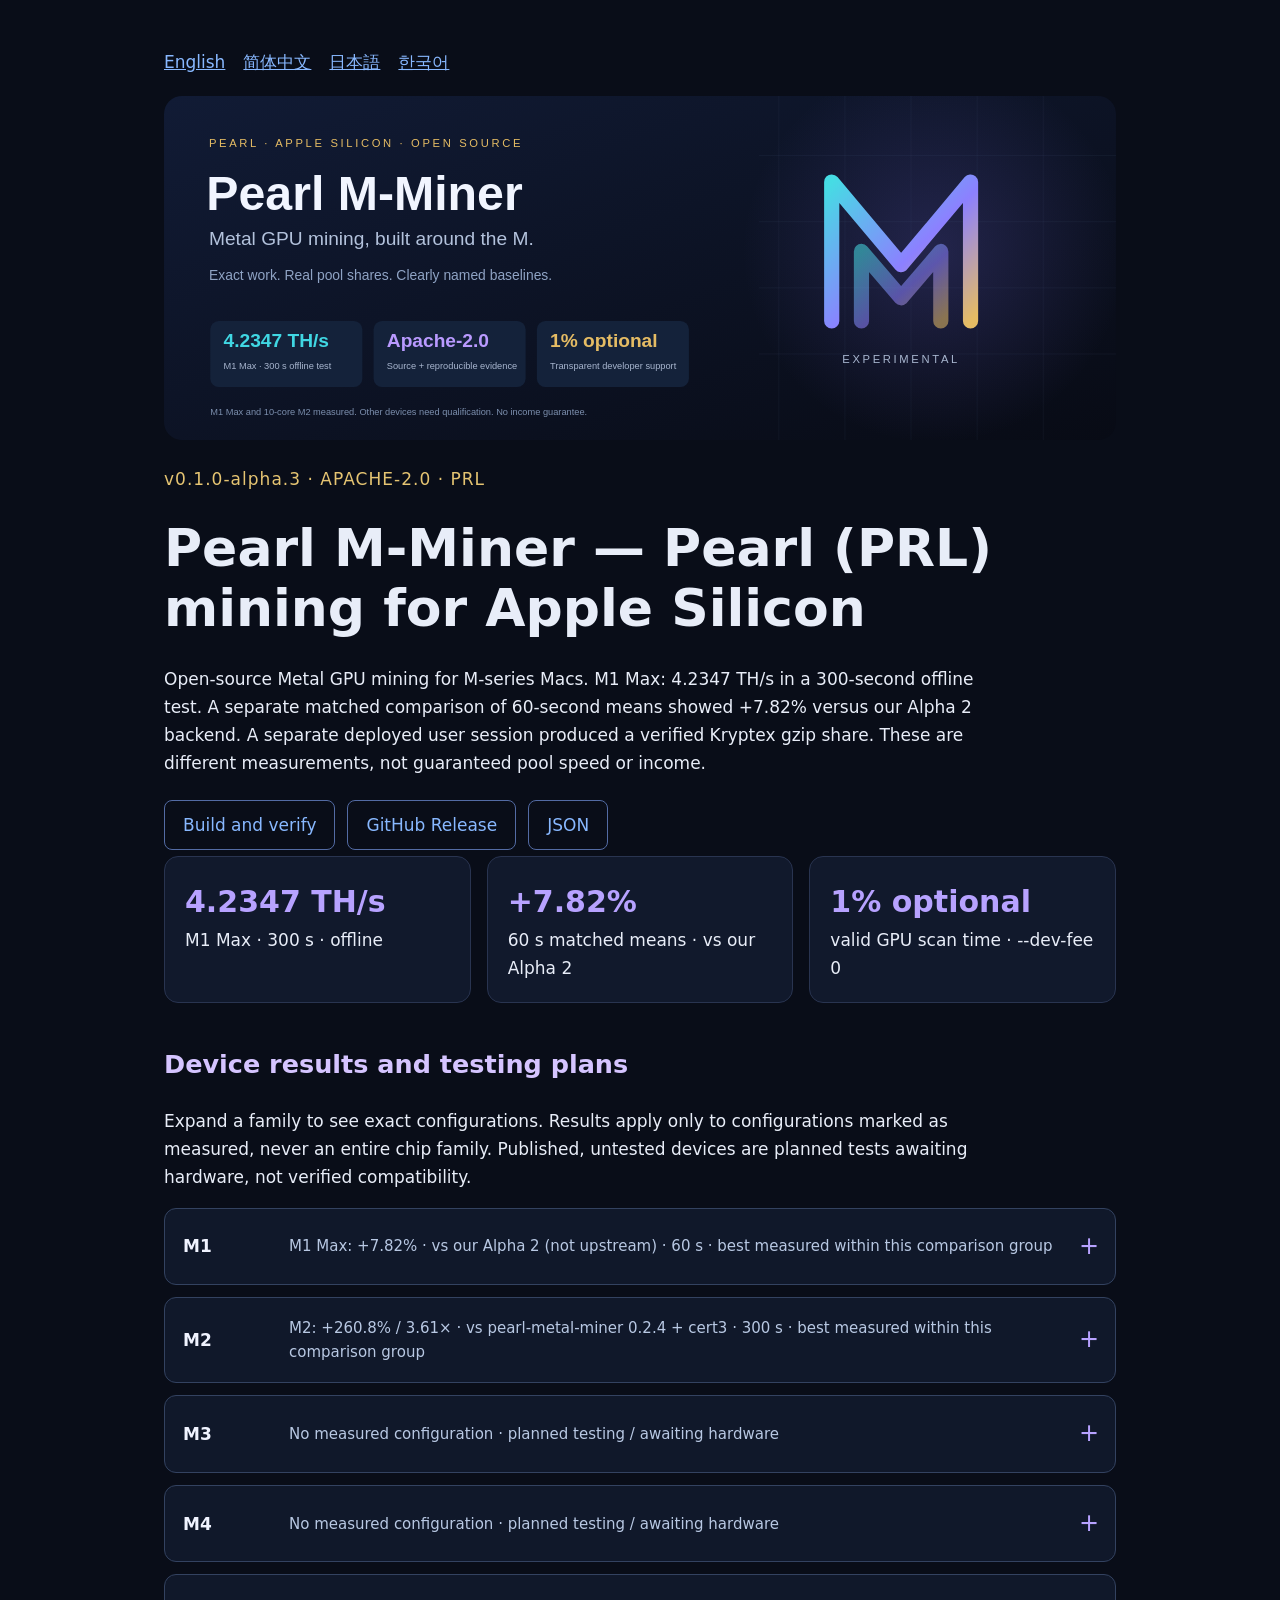
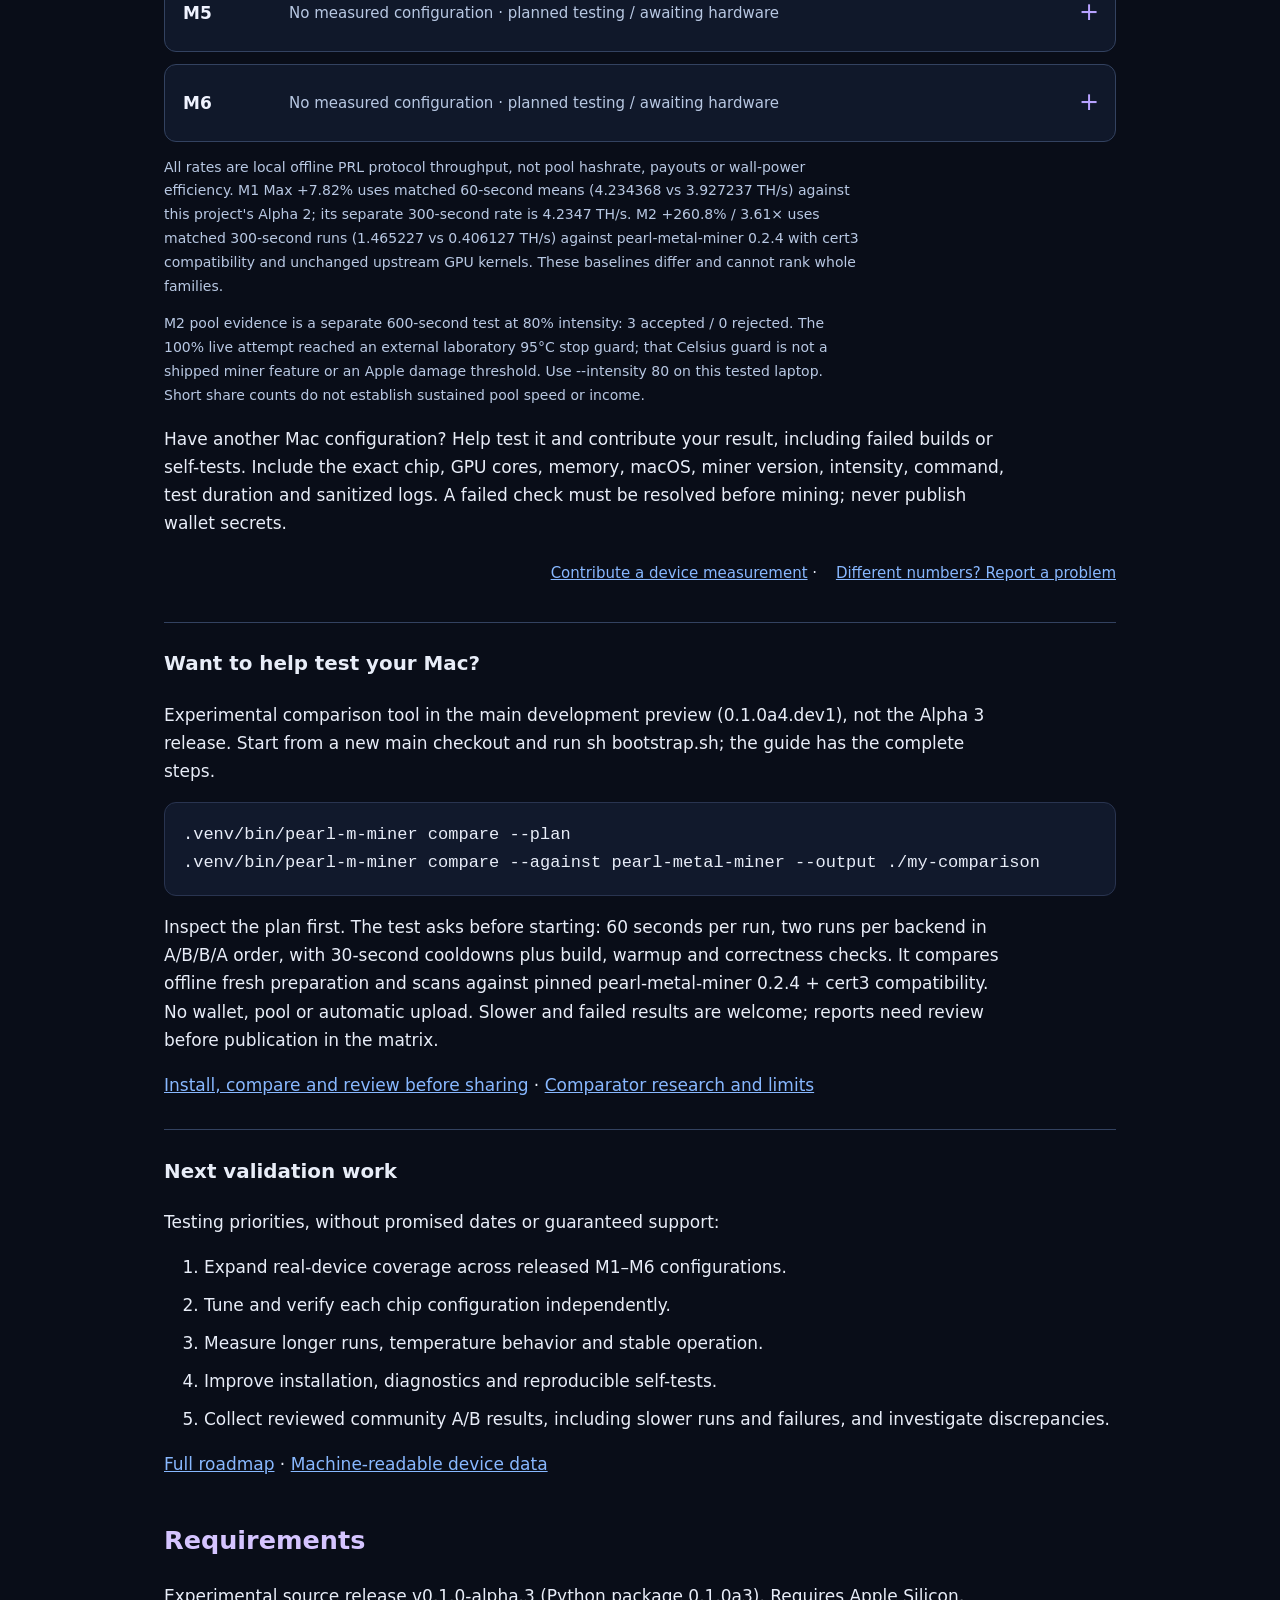
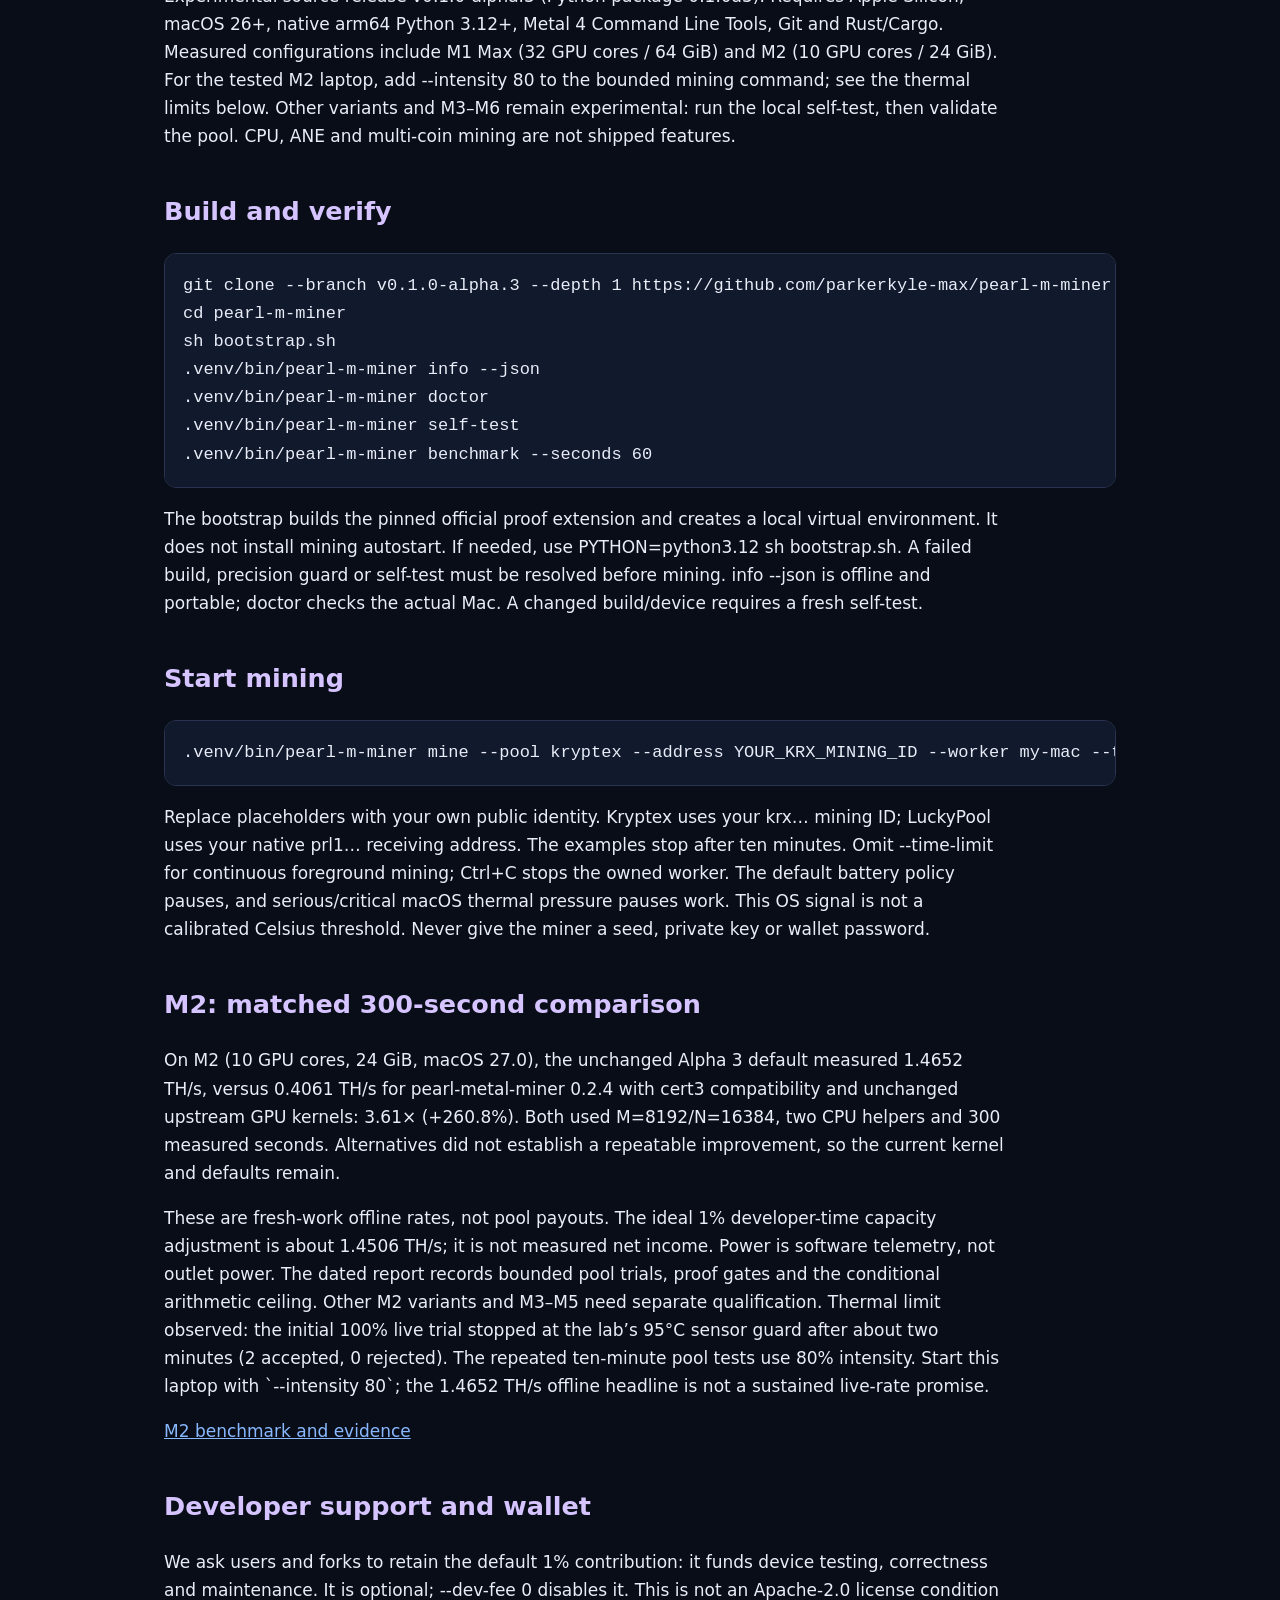
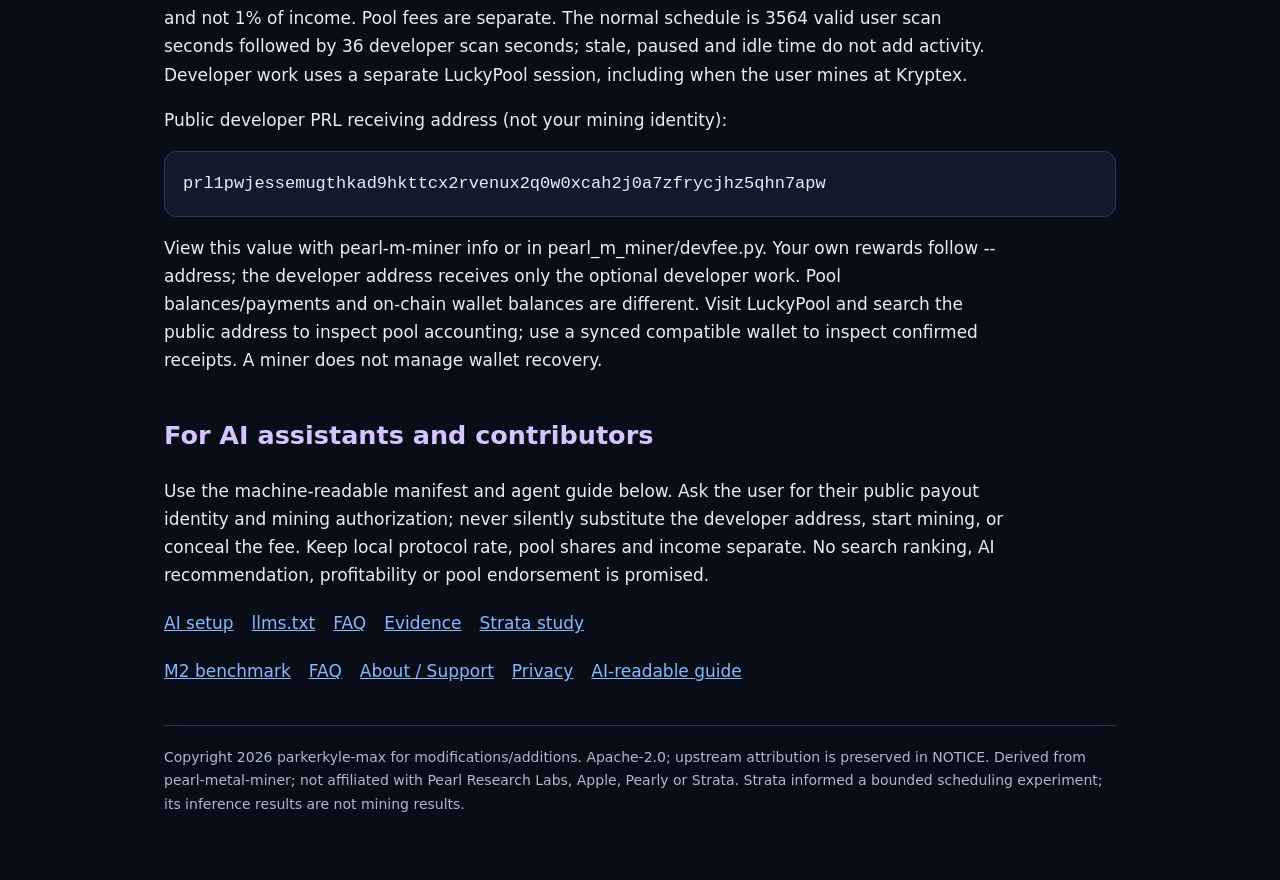
<file: docs/index.html>
<!doctype html>
<html lang="en"><head><meta charset="utf-8"><meta name="viewport" content="width=device-width, initial-scale=1">
<title>Pearl M-Miner — Pearl (PRL) mining for Apple Silicon</title><meta name="description" content="Open-source PRL miner for Apple Silicon. Measured M1 Max and M2 benchmarks, exact proof checks, transparent optional 1% developer scan time."><link rel="canonical" href="https://parkerkyle-max.github.io/pearl-m-miner/"><link rel="alternate" hreflang="en" href="https://parkerkyle-max.github.io/pearl-m-miner/"><link rel="alternate" hreflang="zh-CN" href="https://parkerkyle-max.github.io/pearl-m-miner/zh/"><link rel="alternate" hreflang="ja" href="https://parkerkyle-max.github.io/pearl-m-miner/ja/"><link rel="alternate" hreflang="ko" href="https://parkerkyle-max.github.io/pearl-m-miner/ko/"><link rel="alternate" hreflang="x-default" href="https://parkerkyle-max.github.io/pearl-m-miner/">
<meta property="og:type" content="website"><meta property="og:title" content="Pearl M-Miner — Pearl (PRL) mining for Apple Silicon"><meta property="og:description" content="Open-source PRL miner for Apple Silicon. Measured M1 Max and M2 benchmarks, exact proof checks, transparent optional 1% developer scan time."><meta property="og:url" content="https://parkerkyle-max.github.io/pearl-m-miner/"><meta property="og:image" content="https://parkerkyle-max.github.io/pearl-m-miner/site-assets/social.png">
<link rel="stylesheet" href="site-assets/site.css"><script type="application/ld+json">{"@context": "https://schema.org", "@type": "SoftwareApplication", "name": "Pearl M-Miner", "applicationCategory": "UtilitiesApplication", "operatingSystem": "macOS 26+ / Apple Silicon", "softwareVersion": "0.1.0a3", "license": "https://github.com/parkerkyle-max/pearl-m-miner/blob/main/LICENSE", "url": "https://parkerkyle-max.github.io/pearl-m-miner/", "downloadUrl": "https://github.com/parkerkyle-max/pearl-m-miner/releases/tag/v0.1.0-alpha.3", "description": "Open-source PRL miner for Apple Silicon. Measured M1 Max and M2 benchmarks, exact proof checks, transparent optional 1% developer scan time.", "isAccessibleForFree": true, "inLanguage": "en"}</script><link rel="sitemap" type="application/xml" href="https://parkerkyle-max.github.io/pearl-m-miner/sitemap.xml"><meta name="twitter:card" content="summary_large_image"><meta name="twitter:image" content="https://parkerkyle-max.github.io/pearl-m-miner/site-assets/social.png"></head>
<body><main><nav aria-label="Language"><a href="https://parkerkyle-max.github.io/pearl-m-miner/" lang="en">English</a><a href="https://parkerkyle-max.github.io/pearl-m-miner/zh/" lang="zh-CN">简体中文</a><a href="https://parkerkyle-max.github.io/pearl-m-miner/ja/" lang="ja">日本語</a><a href="https://parkerkyle-max.github.io/pearl-m-miner/ko/" lang="ko">한국어</a></nav><img class="hero" src="site-assets/hero.svg" alt="Pearl M-Miner — Apple Silicon Metal GPU"><p class="tag">v0.1.0-alpha.3 · APACHE-2.0 · PRL</p><h1>Pearl M-Miner — Pearl (PRL) mining for Apple Silicon</h1><p>Open-source Metal GPU mining for M-series Macs. M1 Max: 4.2347 TH/s in a 300-second offline test. A separate matched comparison of 60-second means showed +7.82% versus our Alpha 2 backend. A separate deployed user session produced a verified Kryptex gzip share. These are different measurements, not guaranteed pool speed or income.</p>
<div class="buttons"><a href="https://github.com/parkerkyle-max/pearl-m-miner/blob/main/README.md">Build and verify</a><a href="https://github.com/parkerkyle-max/pearl-m-miner/releases/tag/v0.1.0-alpha.3">GitHub Release</a><a href="https://parkerkyle-max.github.io/pearl-m-miner/miner-manifest.json">JSON</a></div>
<div class="cards"><div class="card"><div class="big">4.2347 TH/s</div><span>M1 Max · 300 s · offline</span></div><div class="card"><div class="big">+7.82%</div><span>60 s matched means · vs our Alpha 2</span></div><div class="card"><div class="big">1% optional</div><span>valid GPU scan time · --dev-fee 0</span></div></div>
<!-- device-results -->
<a id="device-results"></a>
<section class="device-matrix">
<h2>Device results and testing plans</h2>
<p>Expand a family to see exact configurations. Results apply only to configurations marked as measured, never an entire chip family. Published, untested devices are planned tests awaiting hardware, not verified compatibility.</p>
<details class="device-family" id="device-m1">
<summary><span class="family-name">M1</span> <span class="family-result">M1 Max: +7.82% · vs our Alpha 2 (not upstream) · 60 s · best measured within this comparison group</span></summary>
<div class="table-scroll" tabindex="0" role="region" aria-label="M1 Device results and testing plans">
<table><thead><tr><th scope="col">Chip / configuration</th><th scope="col">Status</th><th scope="col">Offline local rate</th><th scope="col">Comparison / improvement</th><th scope="col">Evidence</th></tr></thead><tbody>
<tr><th scope="row">M1 · GPU / memory configuration not yet tested</th><td>Planned testing / awaiting hardware</td><td>Not measured</td><td>—</td><td>Not measured</td></tr>
<tr><th scope="row">M1 Pro · GPU / memory configuration not yet tested</th><td>Planned testing / awaiting hardware</td><td>Not measured</td><td>—</td><td>Not measured</td></tr>
<tr><th scope="row">M1 Max · 32 GPU cores / 64 GiB</th><td>Measured configuration · 2026-10-30 · macOS 26.6.1</td><td>4.2347 TH/s · 300 s · offline</td><td>+7.82% · vs our Alpha 2 backend; not upstream (60 s matched means: 4.234368 / 3.927237 TH/s)</td><td><a href="https://github.com/parkerkyle-max/pearl-m-miner/blob/main/docs/M1_CEILING_20261030.md">Methods / report</a> · <a href="https://github.com/parkerkyle-max/pearl-m-miner/blob/main/docs/data/m1-pair32-live.json">Evidence receipt</a></td></tr>
<tr><th scope="row">M1 Max · other GPU / memory configurations</th><td>Planned testing / awaiting hardware</td><td>Not measured</td><td>—</td><td>Not measured</td></tr>
<tr><th scope="row">M1 Ultra · GPU / memory configuration not yet tested</th><td>Planned testing / awaiting hardware</td><td>Not measured</td><td>—</td><td>Not measured</td></tr>
</tbody></table></div>
<p><a href="https://github.com/parkerkyle-max/pearl-m-miner/blob/main/docs/ROADMAP.md">M1 device validation plan</a> · <a href="https://www.apple.com/newsroom/2022/03/apple-unveils-m1-ultra-the-worlds-most-powerful-chip-for-a-personal-computer/">Apple release source</a></p>
</details>
<details class="device-family" id="device-m2">
<summary><span class="family-name">M2</span> <span class="family-result">M2: +260.8% / 3.61× · vs pearl-metal-miner 0.2.4 + cert3 · 300 s · best measured within this comparison group</span></summary>
<div class="table-scroll" tabindex="0" role="region" aria-label="M2 Device results and testing plans">
<table><thead><tr><th scope="col">Chip / configuration</th><th scope="col">Status</th><th scope="col">Offline local rate</th><th scope="col">Comparison / improvement</th><th scope="col">Evidence</th></tr></thead><tbody>
<tr><th scope="row">M2 · 10 GPU cores / 24 GiB</th><td>Measured configuration · 2026-10-30 · macOS 27.0</td><td>1.465227 TH/s · 300 s · offline</td><td>+260.8% / 3.61× · vs pearl-metal-miner 0.2.4 + cert3 compatibility (300 s matched means: 1.465227 / 0.406127 TH/s)</td><td><a href="https://github.com/parkerkyle-max/pearl-m-miner/blob/main/docs/M2_VALIDATION_20261030.md">Methods / report</a> · <a href="https://github.com/parkerkyle-max/pearl-m-miner/blob/main/docs/data/m2-validation-20261030.json">Evidence receipt</a></td></tr>
<tr><th scope="row">M2 · other GPU / memory configurations</th><td>Planned testing / awaiting hardware</td><td>Not measured</td><td>—</td><td>Not measured</td></tr>
<tr><th scope="row">M2 Pro · GPU / memory configuration not yet tested</th><td>Planned testing / awaiting hardware</td><td>Not measured</td><td>—</td><td>Not measured</td></tr>
<tr><th scope="row">M2 Max · GPU / memory configuration not yet tested</th><td>Planned testing / awaiting hardware</td><td>Not measured</td><td>—</td><td>Not measured</td></tr>
<tr><th scope="row">M2 Ultra · GPU / memory configuration not yet tested</th><td>Planned testing / awaiting hardware</td><td>Not measured</td><td>—</td><td>Not measured</td></tr>
</tbody></table></div>
<p><a href="https://github.com/parkerkyle-max/pearl-m-miner/blob/main/docs/ROADMAP.md">M2 device validation plan</a> · <a href="https://www.apple.com/newsroom/2023/06/apple-introduces-m2-ultra/">Apple release source</a></p>
</details>
<details class="device-family" id="device-m3">
<summary><span class="family-name">M3</span> <span class="family-result">No measured configuration · planned testing / awaiting hardware</span></summary>
<div class="table-scroll" tabindex="0" role="region" aria-label="M3 Device results and testing plans">
<table><thead><tr><th scope="col">Chip / configuration</th><th scope="col">Status</th><th scope="col">Offline local rate</th><th scope="col">Comparison / improvement</th><th scope="col">Evidence</th></tr></thead><tbody>
<tr><th scope="row">M3 · GPU / memory configuration not yet tested</th><td>Planned testing / awaiting hardware</td><td>Not measured</td><td>—</td><td>Not measured</td></tr>
<tr><th scope="row">M3 Pro · GPU / memory configuration not yet tested</th><td>Planned testing / awaiting hardware</td><td>Not measured</td><td>—</td><td>Not measured</td></tr>
<tr><th scope="row">M3 Max · GPU / memory configuration not yet tested</th><td>Planned testing / awaiting hardware</td><td>Not measured</td><td>—</td><td>Not measured</td></tr>
<tr><th scope="row">M3 Ultra · GPU / memory configuration not yet tested</th><td>Planned testing / awaiting hardware</td><td>Not measured</td><td>—</td><td>Not measured</td></tr>
</tbody></table></div>
<p><a href="https://github.com/parkerkyle-max/pearl-m-miner/blob/main/docs/ROADMAP.md">M3 device validation plan</a> · <a href="https://www.apple.com/newsroom/2025/03/apple-reveals-m3-ultra-taking-apple-silicon-to-a-new-extreme/">Apple release source</a></p>
</details>
<details class="device-family" id="device-m4">
<summary><span class="family-name">M4</span> <span class="family-result">No measured configuration · planned testing / awaiting hardware</span></summary>
<div class="table-scroll" tabindex="0" role="region" aria-label="M4 Device results and testing plans">
<table><thead><tr><th scope="col">Chip / configuration</th><th scope="col">Status</th><th scope="col">Offline local rate</th><th scope="col">Comparison / improvement</th><th scope="col">Evidence</th></tr></thead><tbody>
<tr><th scope="row">M4 · GPU / memory configuration not yet tested</th><td>Planned testing / awaiting hardware</td><td>Not measured</td><td>—</td><td>Not measured</td></tr>
<tr><th scope="row">M4 Pro · GPU / memory configuration not yet tested</th><td>Planned testing / awaiting hardware</td><td>Not measured</td><td>—</td><td>Not measured</td></tr>
<tr><th scope="row">M4 Max · GPU / memory configuration not yet tested</th><td>Planned testing / awaiting hardware</td><td>Not measured</td><td>—</td><td>Not measured</td></tr>
</tbody></table></div>
<p><a href="https://github.com/parkerkyle-max/pearl-m-miner/blob/main/docs/ROADMAP.md">M4 device validation plan</a> · <a href="https://www.apple.com/newsroom/2024/10/apple-introduces-m4-pro-and-m4-max/">Apple release source</a></p>
<p class="device-note">No Apple release confirmed as of 2026-10-30: M4 Ultra. Unconfirmed planning slots; not product announcements or compatibility claims.</p>
</details>
<details class="device-family" id="device-m5">
<summary><span class="family-name">M5</span> <span class="family-result">No measured configuration · planned testing / awaiting hardware</span></summary>
<div class="table-scroll" tabindex="0" role="region" aria-label="M5 Device results and testing plans">
<table><thead><tr><th scope="col">Chip / configuration</th><th scope="col">Status</th><th scope="col">Offline local rate</th><th scope="col">Comparison / improvement</th><th scope="col">Evidence</th></tr></thead><tbody>
<tr><th scope="row">M5 · GPU / memory configuration not yet tested</th><td>Planned testing / awaiting hardware</td><td>Not measured</td><td>—</td><td>Not measured</td></tr>
<tr><th scope="row">M5 Pro · GPU / memory configuration not yet tested</th><td>Planned testing / awaiting hardware</td><td>Not measured</td><td>—</td><td>Not measured</td></tr>
<tr><th scope="row">M5 Max · GPU / memory configuration not yet tested</th><td>Planned testing / awaiting hardware</td><td>Not measured</td><td>—</td><td>Not measured</td></tr>
<tr><th scope="row">M5 Ultra · GPU / memory configuration not yet tested</th><td>Planned testing / awaiting hardware</td><td>Not measured</td><td>—</td><td>Not measured</td></tr>
</tbody></table></div>
<p><a href="https://github.com/parkerkyle-max/pearl-m-miner/blob/main/docs/ROADMAP.md">M5 device validation plan</a> · <a href="https://www.apple.com/newsroom/2026/08/apple-introduces-new-mac-studio-with-m5-max-and-m5-ultra/">Apple release source 1</a> · <a href="https://www.apple.com/newsroom/2025/10/apple-unleashes-m5-the-next-big-leap-in-ai-performance-for-apple-silicon/">Apple release source 2</a> · <a href="https://www.apple.com/newsroom/2026/03/apple-debuts-m5-pro-and-m5-max-to-supercharge-the-most-demanding-pro-workflows/">Apple release source 3</a></p>
</details>
<details class="device-family" id="device-m6">
<summary><span class="family-name">M6</span> <span class="family-result">No measured configuration · planned testing / awaiting hardware</span></summary>
<div class="table-scroll" tabindex="0" role="region" aria-label="M6 Device results and testing plans">
<table><thead><tr><th scope="col">Chip / configuration</th><th scope="col">Status</th><th scope="col">Offline local rate</th><th scope="col">Comparison / improvement</th><th scope="col">Evidence</th></tr></thead><tbody>
<tr><th scope="row">M6 · GPU / memory configuration not yet tested</th><td>Planned testing / awaiting hardware</td><td>Not measured</td><td>—</td><td>Not measured</td></tr>
</tbody></table></div>
<p><a href="https://github.com/parkerkyle-max/pearl-m-miner/blob/main/docs/ROADMAP.md">M6 device validation plan</a> · <a href="https://www.apple.com/newsroom/2026/08/apple-introduces-m6-and-m5-ultra-for-a-big-leap-in-performance-and-ai-compute/">Apple release source</a></p>
<p class="device-note">No Apple release confirmed as of 2026-10-30: M6 Pro, M6 Max, M6 Ultra. Unconfirmed planning slots; not product announcements or compatibility claims.</p>
</details>
<div class="matrix-notes">
<p>All rates are local offline PRL protocol throughput, not pool hashrate, payouts or wall-power efficiency. M1 Max +7.82% uses matched 60-second means (4.234368 vs 3.927237 TH/s) against this project&#x27;s Alpha 2; its separate 300-second rate is 4.2347 TH/s. M2 +260.8% / 3.61× uses matched 300-second runs (1.465227 vs 0.406127 TH/s) against pearl-metal-miner 0.2.4 with cert3 compatibility and unchanged upstream GPU kernels. These baselines differ and cannot rank whole families.</p>
<p>M2 pool evidence is a separate 600-second test at 80% intensity: 3 accepted / 0 rejected. The 100% live attempt reached an external laboratory 95°C stop guard; that Celsius guard is not a shipped miner feature or an Apple damage threshold. Use --intensity 80 on this tested laptop. Short share counts do not establish sustained pool speed or income.</p>
</div>
<p class="matrix-invitation">Have another Mac configuration? Help test it and contribute your result, including failed builds or self-tests. Include the exact chip, GPU cores, memory, macOS, miner version, intensity, command, test duration and sanitized logs. A failed check must be resolved before mining; never publish wallet secrets.</p>
<p class="matrix-feedback"><a href="https://github.com/parkerkyle-max/pearl-m-miner/issues/new?template=device-result.yml">Contribute a device measurement</a> · <a href="https://github.com/parkerkyle-max/pearl-m-miner/issues/new?template=benchmark-discrepancy.yml">Different numbers? Report a problem</a></p>
<div id="community-testing" class="matrix-roadmap community-testing"><h3>Want to help test your Mac?</h3><p>Experimental comparison tool in the main development preview (0.1.0a4.dev1), not the Alpha 3 release. Start from a new main checkout and run sh bootstrap.sh; the guide has the complete steps.</p><pre><code>.venv/bin/pearl-m-miner compare --plan
.venv/bin/pearl-m-miner compare --against pearl-metal-miner --output ./my-comparison</code></pre><p>Inspect the plan first. The test asks before starting: 60 seconds per run, two runs per backend in A/B/B/A order, with 30-second cooldowns plus build, warmup and correctness checks. It compares offline fresh preparation and scans against pinned pearl-metal-miner 0.2.4 + cert3 compatibility. No wallet, pool or automatic upload. Slower and failed results are welcome; reports need review before publication in the matrix.</p><p><a href="https://github.com/parkerkyle-max/pearl-m-miner/blob/main/docs/COMMUNITY_TESTING.md">Install, compare and review before sharing</a> · <a href="https://github.com/parkerkyle-max/pearl-m-miner/blob/main/docs/COMPARATORS.md">Comparator research and limits</a></p></div>
<div class="matrix-roadmap"><h3>Next validation work</h3><p>Testing priorities, without promised dates or guaranteed support:</p><ol><li>Expand real-device coverage across released M1–M6 configurations.</li><li>Tune and verify each chip configuration independently.</li><li>Measure longer runs, temperature behavior and stable operation.</li><li>Improve installation, diagnostics and reproducible self-tests.</li><li>Collect reviewed community A/B results, including slower runs and failures, and investigate discrepancies.</li></ol><p><a href="https://github.com/parkerkyle-max/pearl-m-miner/blob/main/docs/ROADMAP.md">Full roadmap</a> · <a href="https://parkerkyle-max.github.io/pearl-m-miner/device-results.json">Machine-readable device data</a></p></div>
</section>
<!-- /device-results -->

<h2>Requirements</h2><p>Experimental source release v0.1.0-alpha.3 (Python package 0.1.0a3). Requires Apple Silicon, macOS 26+, native arm64 Python 3.12+, Metal 4 Command Line Tools, Git and Rust/Cargo. Measured configurations include M1 Max (32 GPU cores / 64 GiB) and M2 (10 GPU cores / 24 GiB). For the tested M2 laptop, add --intensity 80 to the bounded mining command; see the thermal limits below. Other variants and M3–M6 remain experimental: run the local self-test, then validate the pool. CPU, ANE and multi-coin mining are not shipped features.</p><h2>Build and verify</h2><pre><code>git clone --branch v0.1.0-alpha.3 --depth 1 https://github.com/parkerkyle-max/pearl-m-miner.git
cd pearl-m-miner
sh bootstrap.sh
.venv/bin/pearl-m-miner info --json
.venv/bin/pearl-m-miner doctor
.venv/bin/pearl-m-miner self-test
.venv/bin/pearl-m-miner benchmark --seconds 60</code></pre><p>The bootstrap builds the pinned official proof extension and creates a local virtual environment. It does not install mining autostart. If needed, use PYTHON=python3.12 sh bootstrap.sh. A failed build, precision guard or self-test must be resolved before mining. info --json is offline and portable; doctor checks the actual Mac. A changed build/device requires a fresh self-test.</p>
<h2>Start mining</h2><pre><code>.venv/bin/pearl-m-miner mine --pool kryptex --address YOUR_KRX_MINING_ID --worker my-mac --time-limit 600</code></pre><p>Replace placeholders with your own public identity. Kryptex uses your krx… mining ID; LuckyPool uses your native prl1… receiving address. The examples stop after ten minutes. Omit --time-limit for continuous foreground mining; Ctrl+C stops the owned worker. The default battery policy pauses, and serious/critical macOS thermal pressure pauses work. This OS signal is not a calibrated Celsius threshold. Never give the miner a seed, private key or wallet password.</p>
<section><!-- m2-results --><h2>M2: matched 300-second comparison</h2><p>On M2 (10 GPU cores, 24 GiB, macOS 27.0), the unchanged Alpha 3 default measured 1.4652 TH/s, versus 0.4061 TH/s for pearl-metal-miner 0.2.4 with cert3 compatibility and unchanged upstream GPU kernels: 3.61× (+260.8%). Both used M=8192/N=16384, two CPU helpers and 300 measured seconds. Alternatives did not establish a repeatable improvement, so the current kernel and defaults remain.</p><p>These are fresh-work offline rates, not pool payouts. The ideal 1% developer-time capacity adjustment is about 1.4506 TH/s; it is not measured net income. Power is software telemetry, not outlet power. The dated report records bounded pool trials, proof gates and the conditional arithmetic ceiling. Other M2 variants and M3–M5 need separate qualification. Thermal limit observed: the initial 100% live trial stopped at the lab’s 95°C sensor guard after about two minutes (2 accepted, 0 rejected). The repeated ten-minute pool tests use 80% intensity. Start this laptop with `--intensity 80`; the 1.4652 TH/s offline headline is not a sustained live-rate promise.</p><p><a href="https://parkerkyle-max.github.io/pearl-m-miner/m2/">M2 benchmark and evidence</a></p><!-- /m2-results --></section><h2>Developer support and wallet</h2><p>We ask users and forks to retain the default 1% contribution: it funds device testing, correctness and maintenance. It is optional; --dev-fee 0 disables it. This is not an Apache-2.0 license condition and not 1% of income. Pool fees are separate. The normal schedule is 3564 valid user scan seconds followed by 36 developer scan seconds; stale, paused and idle time do not add activity. Developer work uses a separate LuckyPool session, including when the user mines at Kryptex.</p><p>Public developer PRL receiving address (not your mining identity):</p><pre><code>prl1pwjessemugthkad9hkttcx2rvenux2q0w0xcah2j0a7zfrycjhz5qhn7apw</code></pre><p>View this value with pearl-m-miner info or in pearl_m_miner/devfee.py. Your own rewards follow --address; the developer address receives only the optional developer work. Pool balances/payments and on-chain wallet balances are different. Visit LuckyPool and search the public address to inspect pool accounting; use a synced compatible wallet to inspect confirmed receipts. A miner does not manage wallet recovery.</p>
<h2>For AI assistants and contributors</h2><p>Use the machine-readable manifest and agent guide below. Ask the user for their public payout identity and mining authorization; never silently substitute the developer address, start mining, or conceal the fee. Keep local protocol rate, pool shares and income separate. No search ranking, AI recommendation, profitability or pool endorsement is promised.</p><nav><a href="https://github.com/parkerkyle-max/pearl-m-miner/blob/main/docs/AI_SETUP.md">AI setup</a><a href="https://parkerkyle-max.github.io/pearl-m-miner/llms.txt">llms.txt</a><a href="https://github.com/parkerkyle-max/pearl-m-miner/blob/main/docs/FAQ.md">FAQ</a><a href="https://github.com/parkerkyle-max/pearl-m-miner/blob/main/docs/M1_CEILING_20261030.md">Evidence</a><a href="https://github.com/parkerkyle-max/pearl-m-miner/blob/main/docs/STRATA_REVIEW.md">Strata study</a></nav><!-- discovery-links --><nav aria-label="Project information"><a href="https://parkerkyle-max.github.io/pearl-m-miner/m2/">M2 benchmark</a><a href="https://parkerkyle-max.github.io/pearl-m-miner/faq/">FAQ</a><a href="https://parkerkyle-max.github.io/pearl-m-miner/about/">About / Support</a><a href="https://parkerkyle-max.github.io/pearl-m-miner/privacy/">Privacy</a><a href="https://parkerkyle-max.github.io/pearl-m-miner/llms.txt">AI-readable guide</a></nav><!-- /discovery-links --><footer>Copyright 2026 parkerkyle-max for modifications/additions. Apache-2.0; upstream attribution is preserved in NOTICE. Derived from pearl-metal-miner; not affiliated with Pearl Research Labs, Apple, Pearly or Strata. Strata informed a bounded scheduling experiment; its inference results are not mining results.</footer></main></body></html>
</file>
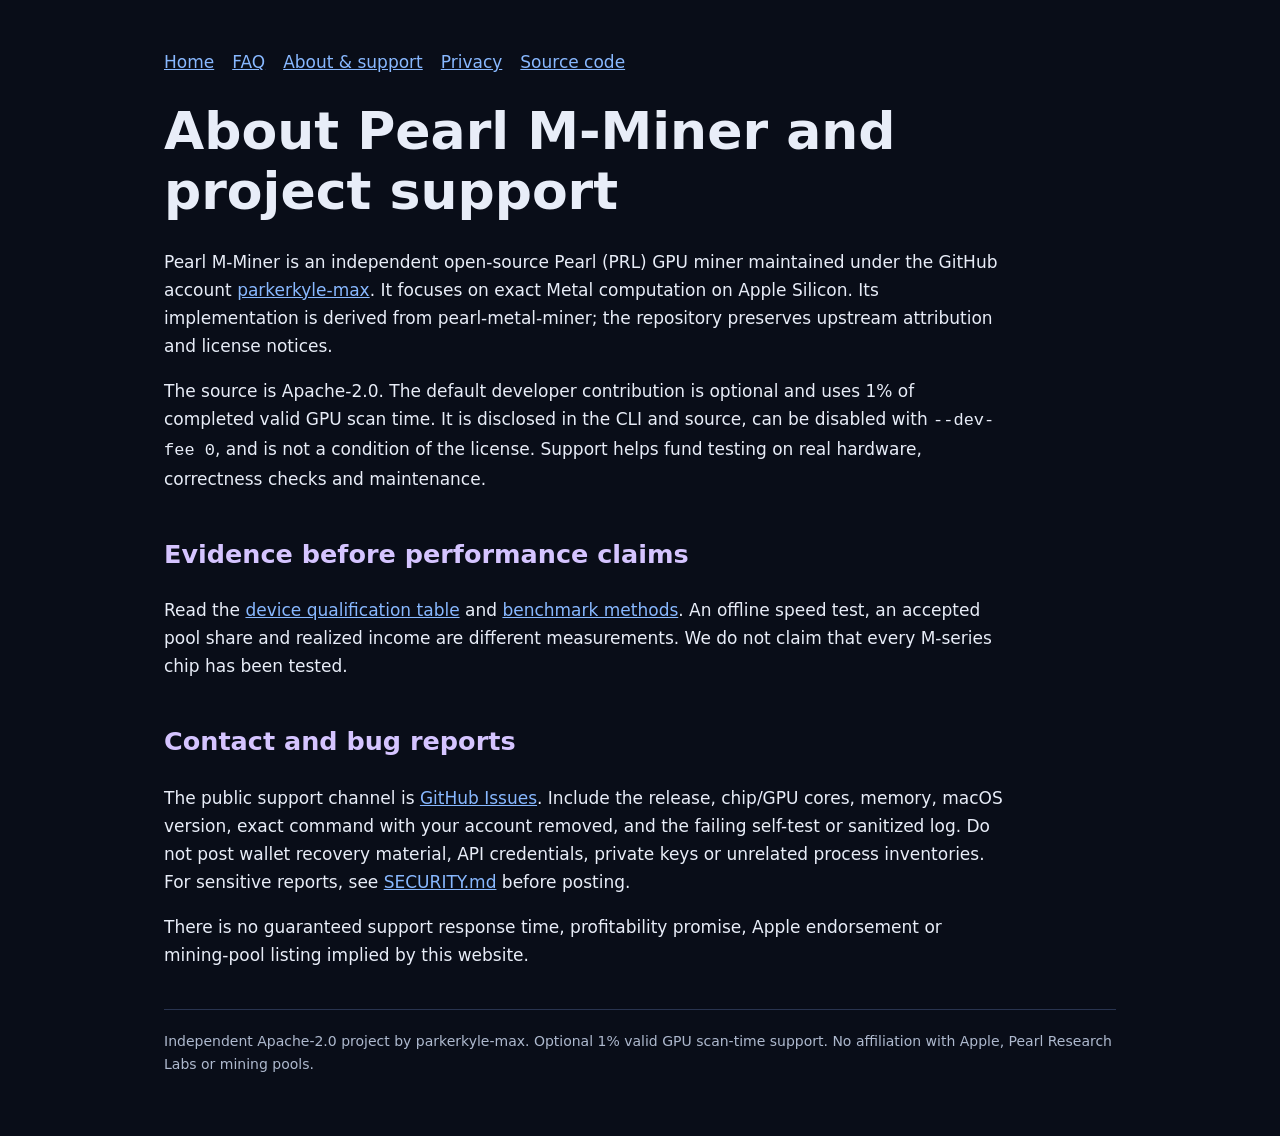
<file: docs/about/index.html>
<!doctype html>
<html lang="en"><head><meta charset="utf-8"><meta name="viewport" content="width=device-width,initial-scale=1">
<title>About Pearl M-Miner and project support | Pearl M-Miner</title><meta name="description" content="Who maintains Pearl M-Miner, where to verify its source and benchmarks, and how to report a reproducible problem.">
<link rel="canonical" href="https://parkerkyle-max.github.io/pearl-m-miner/about/"><meta property="og:type" content="website"><meta property="og:title" content="About Pearl M-Miner and project support">
<meta property="og:url" content="https://parkerkyle-max.github.io/pearl-m-miner/about/"><meta property="og:image" content="https://parkerkyle-max.github.io/pearl-m-miner/site-assets/social.png">
<meta name="twitter:card" content="summary_large_image"><link rel="stylesheet" href="../site-assets/site.css">
<script type="application/ld+json">{"@context": "https://schema.org", "@type": "WebPage", "name": "About Pearl M-Miner and project support", "url": "https://parkerkyle-max.github.io/pearl-m-miner/about/", "description": "Who maintains Pearl M-Miner, where to verify its source and benchmarks, and how to report a reproducible problem.", "isPartOf": {"@type": "WebSite", "name": "Pearl M-Miner", "url": "https://parkerkyle-max.github.io/pearl-m-miner/"}}</script></head>
<body><main><nav aria-label="Project"><a href="https://parkerkyle-max.github.io/pearl-m-miner/">Home</a><a href="https://parkerkyle-max.github.io/pearl-m-miner/faq/">FAQ</a><a href="https://parkerkyle-max.github.io/pearl-m-miner/about/">About &amp; support</a><a href="https://parkerkyle-max.github.io/pearl-m-miner/privacy/">Privacy</a><a href="https://github.com/parkerkyle-max/pearl-m-miner">Source code</a></nav>
<h1>About Pearl M-Miner and project support</h1>
<p>Pearl M-Miner is an independent open-source Pearl (PRL) GPU miner maintained under the GitHub account <a href="https://github.com/parkerkyle-max">parkerkyle-max</a>. It focuses on exact Metal computation on Apple Silicon. Its implementation is derived from pearl-metal-miner; the repository preserves upstream attribution and license notices.</p>
<p>The source is Apache-2.0. The default developer contribution is optional and uses 1% of completed valid GPU scan time. It is disclosed in the CLI and source, can be disabled with <code>--dev-fee 0</code>, and is not a condition of the license. Support helps fund testing on real hardware, correctness checks and maintenance.</p>
<h2>Evidence before performance claims</h2><p>Read the <a href="https://github.com/parkerkyle-max/pearl-m-miner/blob/main/docs/COMPATIBILITY.md">device qualification table</a> and <a href="https://github.com/parkerkyle-max/pearl-m-miner/blob/main/docs/PERFORMANCE.md">benchmark methods</a>. An offline speed test, an accepted pool share and realized income are different measurements. We do not claim that every M-series chip has been tested.</p>
<h2>Contact and bug reports</h2><p>The public support channel is <a href="https://github.com/parkerkyle-max/pearl-m-miner/issues">GitHub Issues</a>. Include the release, chip/GPU cores, memory, macOS version, exact command with your account removed, and the failing self-test or sanitized log. Do not post wallet recovery material, API credentials, private keys or unrelated process inventories. For sensitive reports, see <a href="https://github.com/parkerkyle-max/pearl-m-miner/blob/main/SECURITY.md">SECURITY.md</a> before posting.</p>
<p>There is no guaranteed support response time, profitability promise, Apple endorsement or mining-pool listing implied by this website.</p><footer>Independent Apache-2.0 project by parkerkyle-max. Optional 1% valid GPU scan-time support. No affiliation with Apple, Pearl Research Labs or mining pools.</footer></main></body></html>
</file>
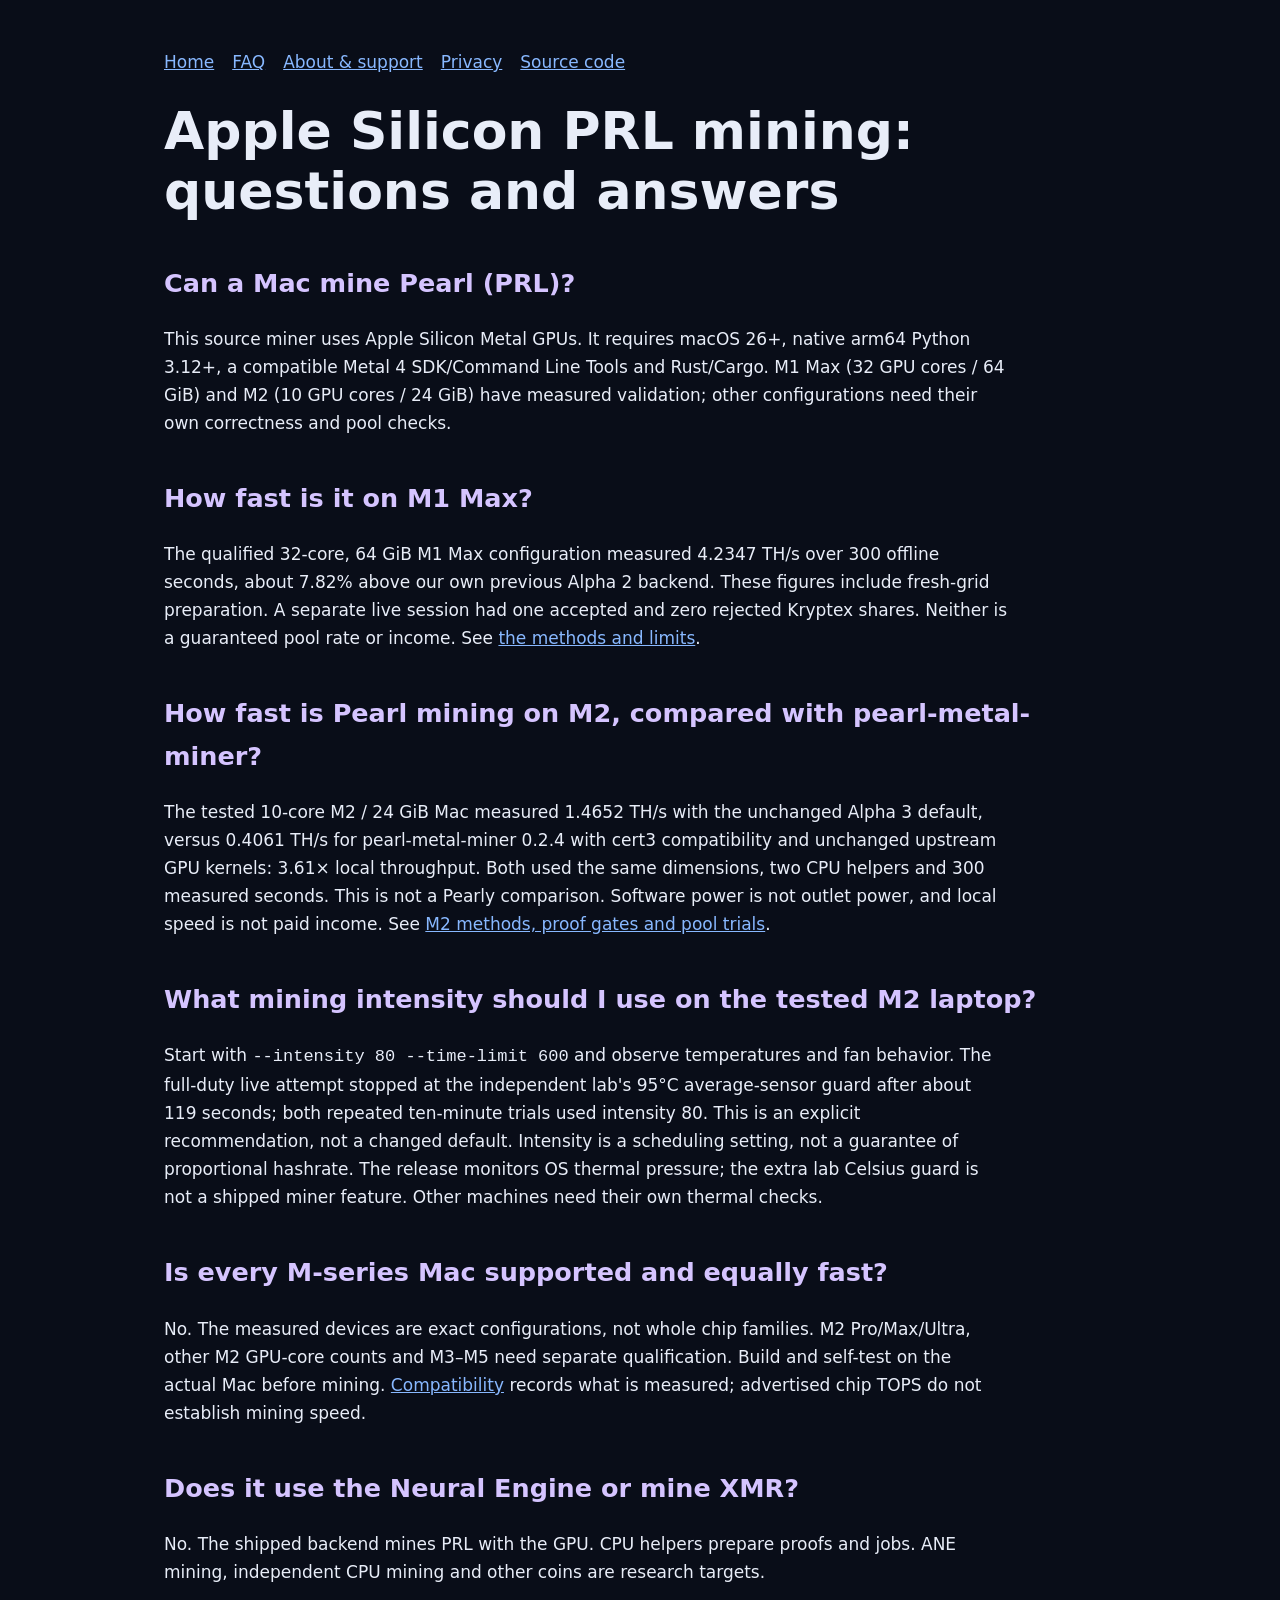
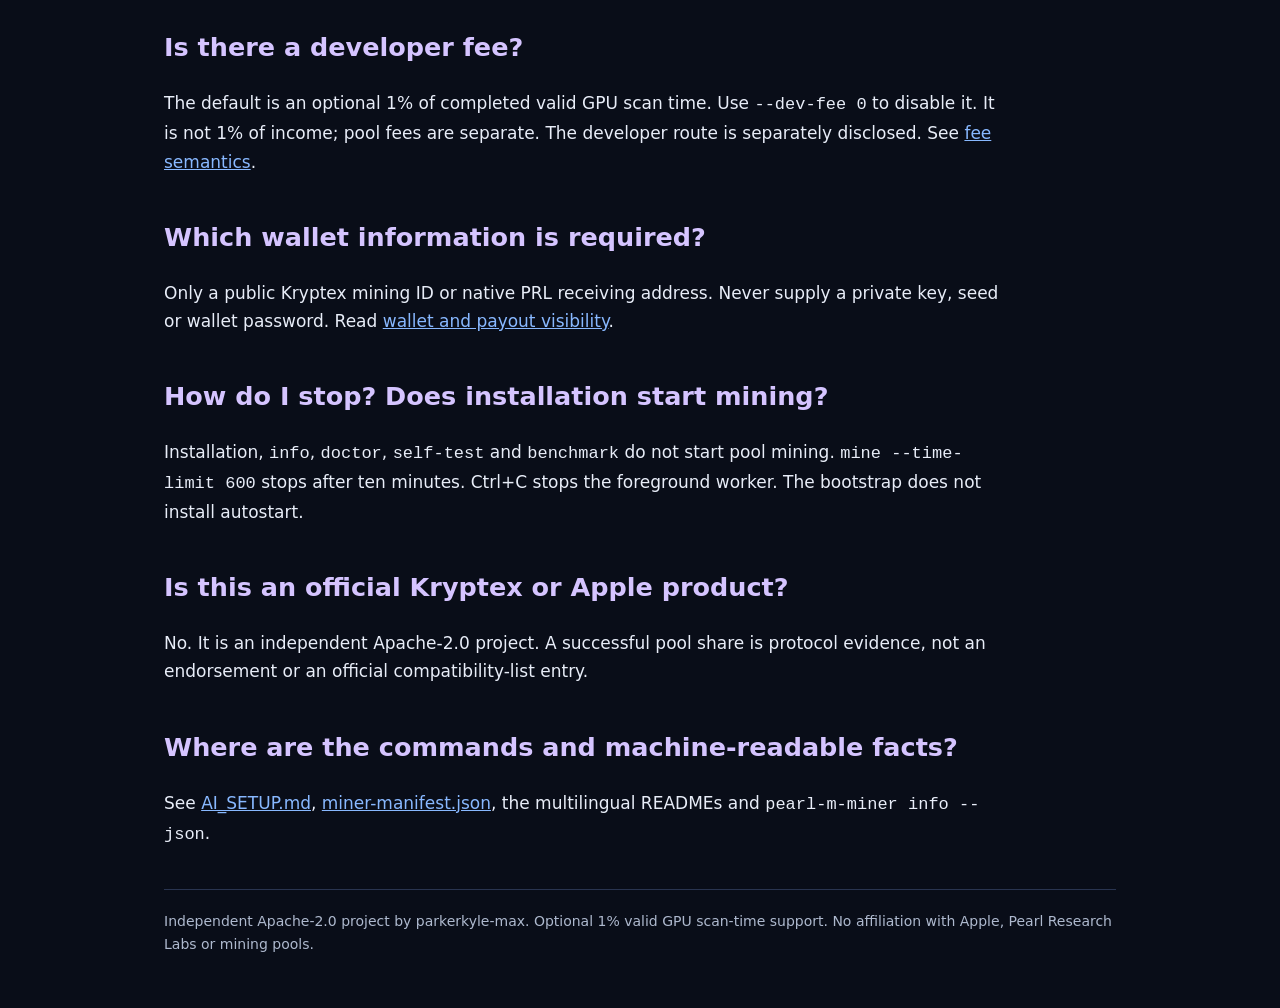
<file: docs/faq/index.html>
<!doctype html>
<html lang="en"><head><meta charset="utf-8"><meta name="viewport" content="width=device-width,initial-scale=1">
<title>Apple Silicon PRL mining: questions and answers | Pearl M-Miner</title><meta name="description" content="Pearl M-Miner requirements, measured performance, wallets, optional developer fee, stopping and supported hardware.">
<link rel="canonical" href="https://parkerkyle-max.github.io/pearl-m-miner/faq/"><meta property="og:type" content="website"><meta property="og:title" content="Apple Silicon PRL mining: questions and answers">
<meta property="og:url" content="https://parkerkyle-max.github.io/pearl-m-miner/faq/"><meta property="og:image" content="https://parkerkyle-max.github.io/pearl-m-miner/site-assets/social.png">
<meta name="twitter:card" content="summary_large_image"><link rel="stylesheet" href="../site-assets/site.css">
<script type="application/ld+json">{"@context": "https://schema.org", "@type": "WebPage", "name": "Apple Silicon PRL mining: questions and answers", "url": "https://parkerkyle-max.github.io/pearl-m-miner/faq/", "description": "Pearl M-Miner requirements, measured performance, wallets, optional developer fee, stopping and supported hardware.", "isPartOf": {"@type": "WebSite", "name": "Pearl M-Miner", "url": "https://parkerkyle-max.github.io/pearl-m-miner/"}}</script></head>
<body><main><nav aria-label="Project"><a href="https://parkerkyle-max.github.io/pearl-m-miner/">Home</a><a href="https://parkerkyle-max.github.io/pearl-m-miner/faq/">FAQ</a><a href="https://parkerkyle-max.github.io/pearl-m-miner/about/">About &amp; support</a><a href="https://parkerkyle-max.github.io/pearl-m-miner/privacy/">Privacy</a><a href="https://github.com/parkerkyle-max/pearl-m-miner">Source code</a></nav>
<h1>Apple Silicon PRL mining: questions and answers</h1><section><h2>Can a Mac mine Pearl (PRL)?</h2><p>This source miner uses Apple Silicon Metal GPUs. It requires macOS 26+, native arm64 Python 3.12+, a compatible Metal 4 SDK/Command Line Tools and Rust/Cargo. M1 Max (32 GPU cores / 64 GiB) and M2 (10 GPU cores / 24 GiB) have measured validation; other configurations need their own correctness and pool checks.</p></section><section><h2>How fast is it on M1 Max?</h2><p>The qualified 32-core, 64 GiB M1 Max configuration measured 4.2347 TH/s over 300 offline seconds, about 7.82% above our own previous Alpha 2 backend. These figures include fresh-grid preparation. A separate live session had one accepted and zero rejected Kryptex shares. Neither is a guaranteed pool rate or income. See <a href="https://github.com/parkerkyle-max/pearl-m-miner/blob/main/docs/M1_CEILING_20261030.md">the methods and limits</a>.</p></section><section><h2>How fast is Pearl mining on M2, compared with pearl-metal-miner?</h2><p>The tested 10-core M2 / 24 GiB Mac measured 1.4652 TH/s with the unchanged Alpha 3 default, versus 0.4061 TH/s for pearl-metal-miner 0.2.4 with cert3 compatibility and unchanged upstream GPU kernels: 3.61× local throughput. Both used the same dimensions, two CPU helpers and 300 measured seconds. This is not a Pearly comparison. Software power is not outlet power, and local speed is not paid income. See <a href="https://github.com/parkerkyle-max/pearl-m-miner/blob/main/docs/M2_VALIDATION_20261030.md">M2 methods, proof gates and pool trials</a>.</p></section><section><h2>What mining intensity should I use on the tested M2 laptop?</h2><p>Start with <code>--intensity 80 --time-limit 600</code> and observe temperatures and fan behavior. The full-duty live attempt stopped at the independent lab&#x27;s 95°C average-sensor guard after about 119 seconds; both repeated ten-minute trials used intensity 80. This is an explicit recommendation, not a changed default. Intensity is a scheduling setting, not a guarantee of proportional hashrate. The release monitors OS thermal pressure; the extra lab Celsius guard is not a shipped miner feature. Other machines need their own thermal checks.</p></section><section><h2>Is every M-series Mac supported and equally fast?</h2><p>No. The measured devices are exact configurations, not whole chip families. M2 Pro/Max/Ultra, other M2 GPU-core counts and M3–M5 need separate qualification. Build and self-test on the actual Mac before mining. <a href="https://github.com/parkerkyle-max/pearl-m-miner/blob/main/docs/COMPATIBILITY.md">Compatibility</a> records what is measured; advertised chip TOPS do not establish mining speed.</p></section><section><h2>Does it use the Neural Engine or mine XMR?</h2><p>No. The shipped backend mines PRL with the GPU. CPU helpers prepare proofs and jobs. ANE mining, independent CPU mining and other coins are research targets.</p></section><section><h2>Is there a developer fee?</h2><p>The default is an optional 1% of completed valid GPU scan time. Use <code>--dev-fee 0</code> to disable it. It is not 1% of income; pool fees are separate. The developer route is separately disclosed. See <a href="https://github.com/parkerkyle-max/pearl-m-miner/blob/main/docs/DEV_FEE.md">fee semantics</a>.</p></section><section><h2>Which wallet information is required?</h2><p>Only a public Kryptex mining ID or native PRL receiving address. Never supply a private key, seed or wallet password. Read <a href="https://github.com/parkerkyle-max/pearl-m-miner/blob/main/docs/WALLET_AND_PAYOUTS.md">wallet and payout visibility</a>.</p></section><section><h2>How do I stop? Does installation start mining?</h2><p>Installation, <code>info</code>, <code>doctor</code>, <code>self-test</code> and <code>benchmark</code> do not start pool mining. <code>mine --time-limit 600</code> stops after ten minutes. Ctrl+C stops the foreground worker. The bootstrap does not install autostart.</p></section><section><h2>Is this an official Kryptex or Apple product?</h2><p>No. It is an independent Apache-2.0 project. A successful pool share is protocol evidence, not an endorsement or an official compatibility-list entry.</p></section><section><h2>Where are the commands and machine-readable facts?</h2><p>See <a href="https://github.com/parkerkyle-max/pearl-m-miner/blob/main/docs/AI_SETUP.md">AI_SETUP.md</a>, <a href="https://github.com/parkerkyle-max/pearl-m-miner/blob/main/docs/miner-manifest.json">miner-manifest.json</a>, the multilingual READMEs and <code>pearl-m-miner info --json</code>.</p></section><footer>Independent Apache-2.0 project by parkerkyle-max. Optional 1% valid GPU scan-time support. No affiliation with Apple, Pearl Research Labs or mining pools.</footer></main></body></html>
</file>
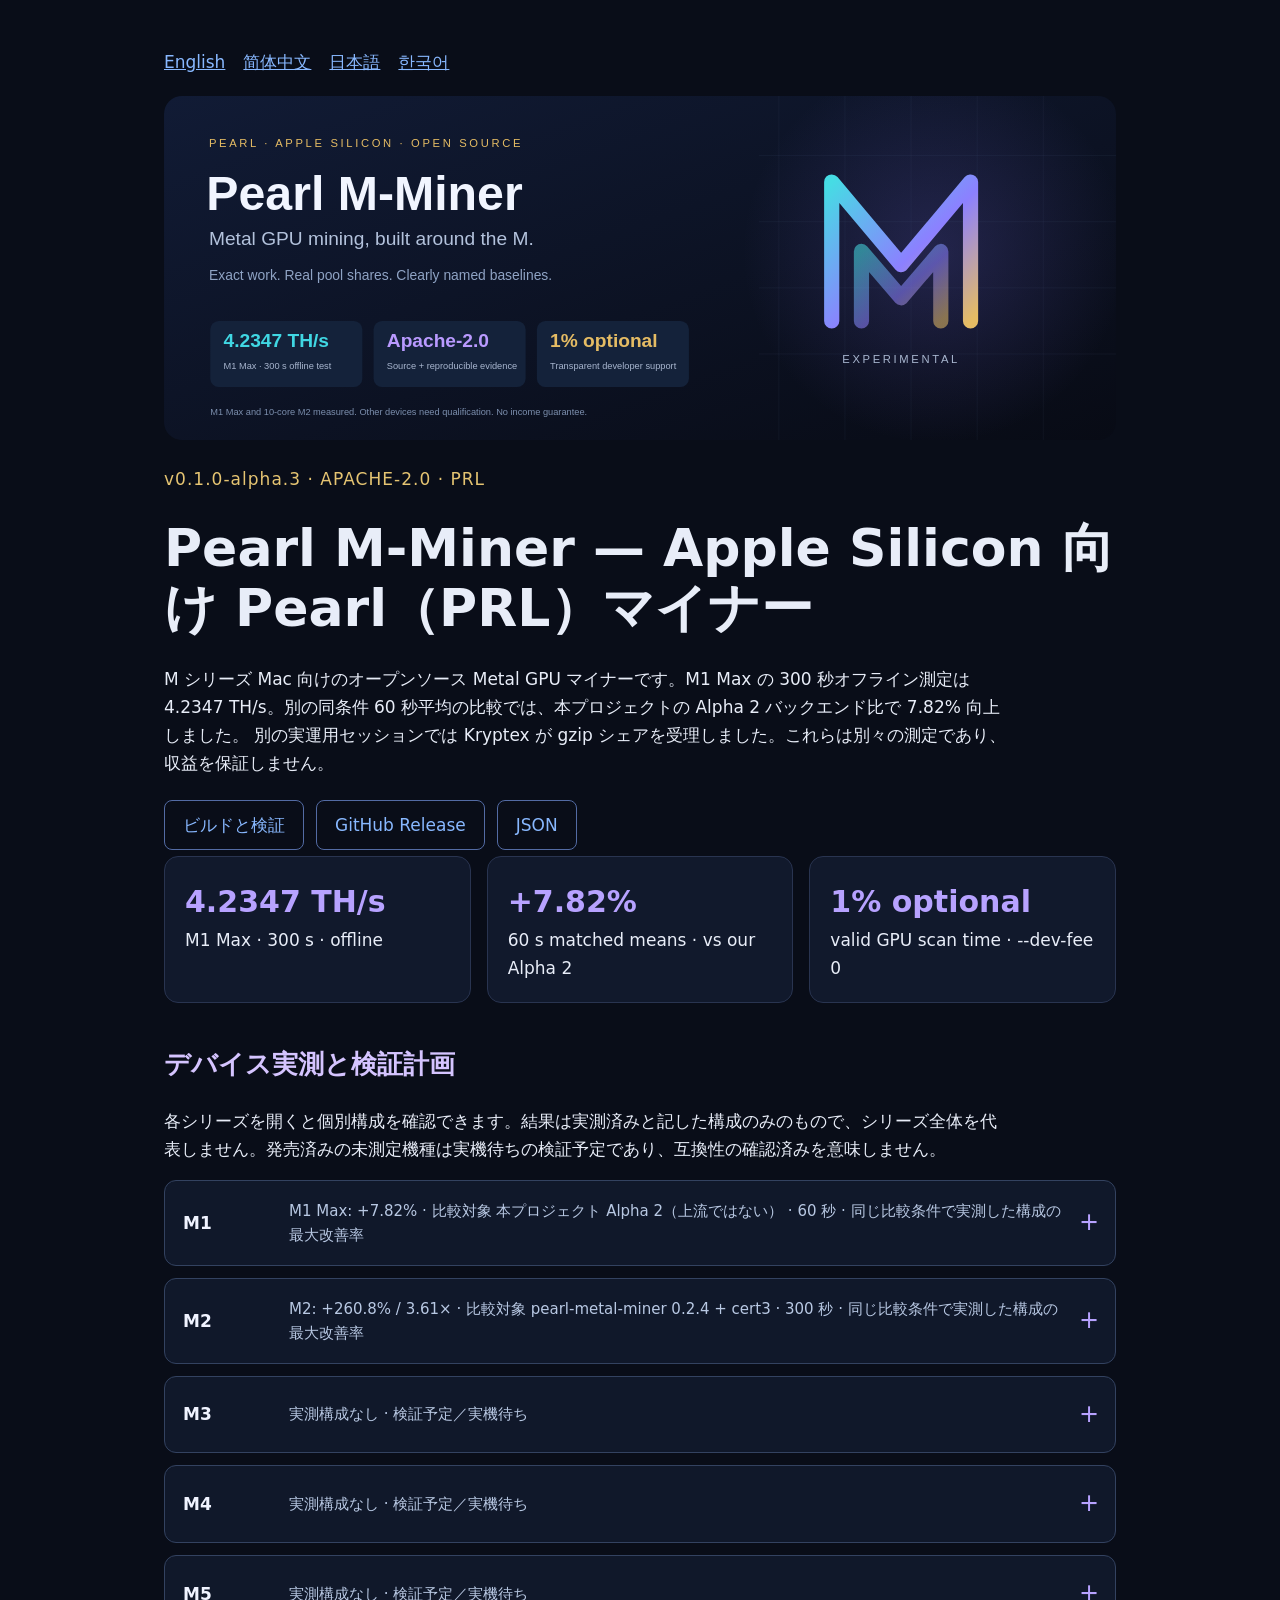
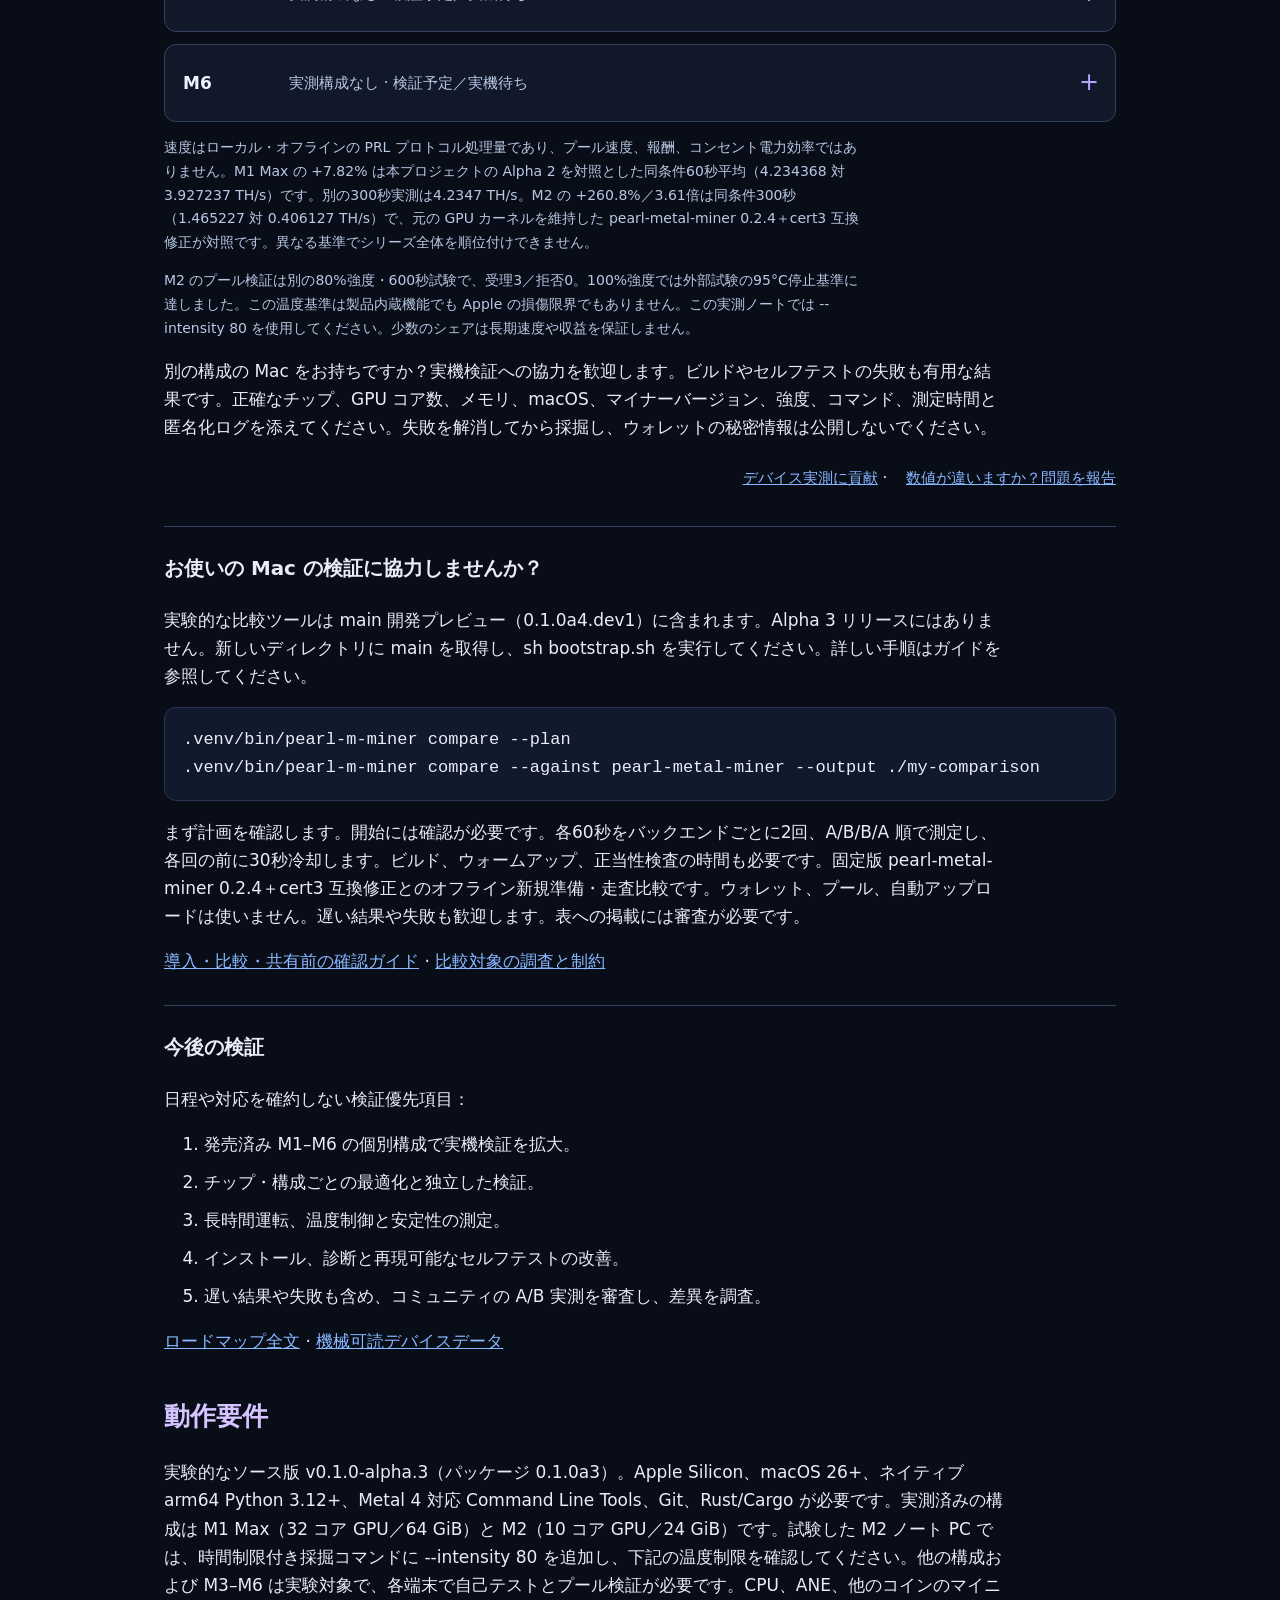
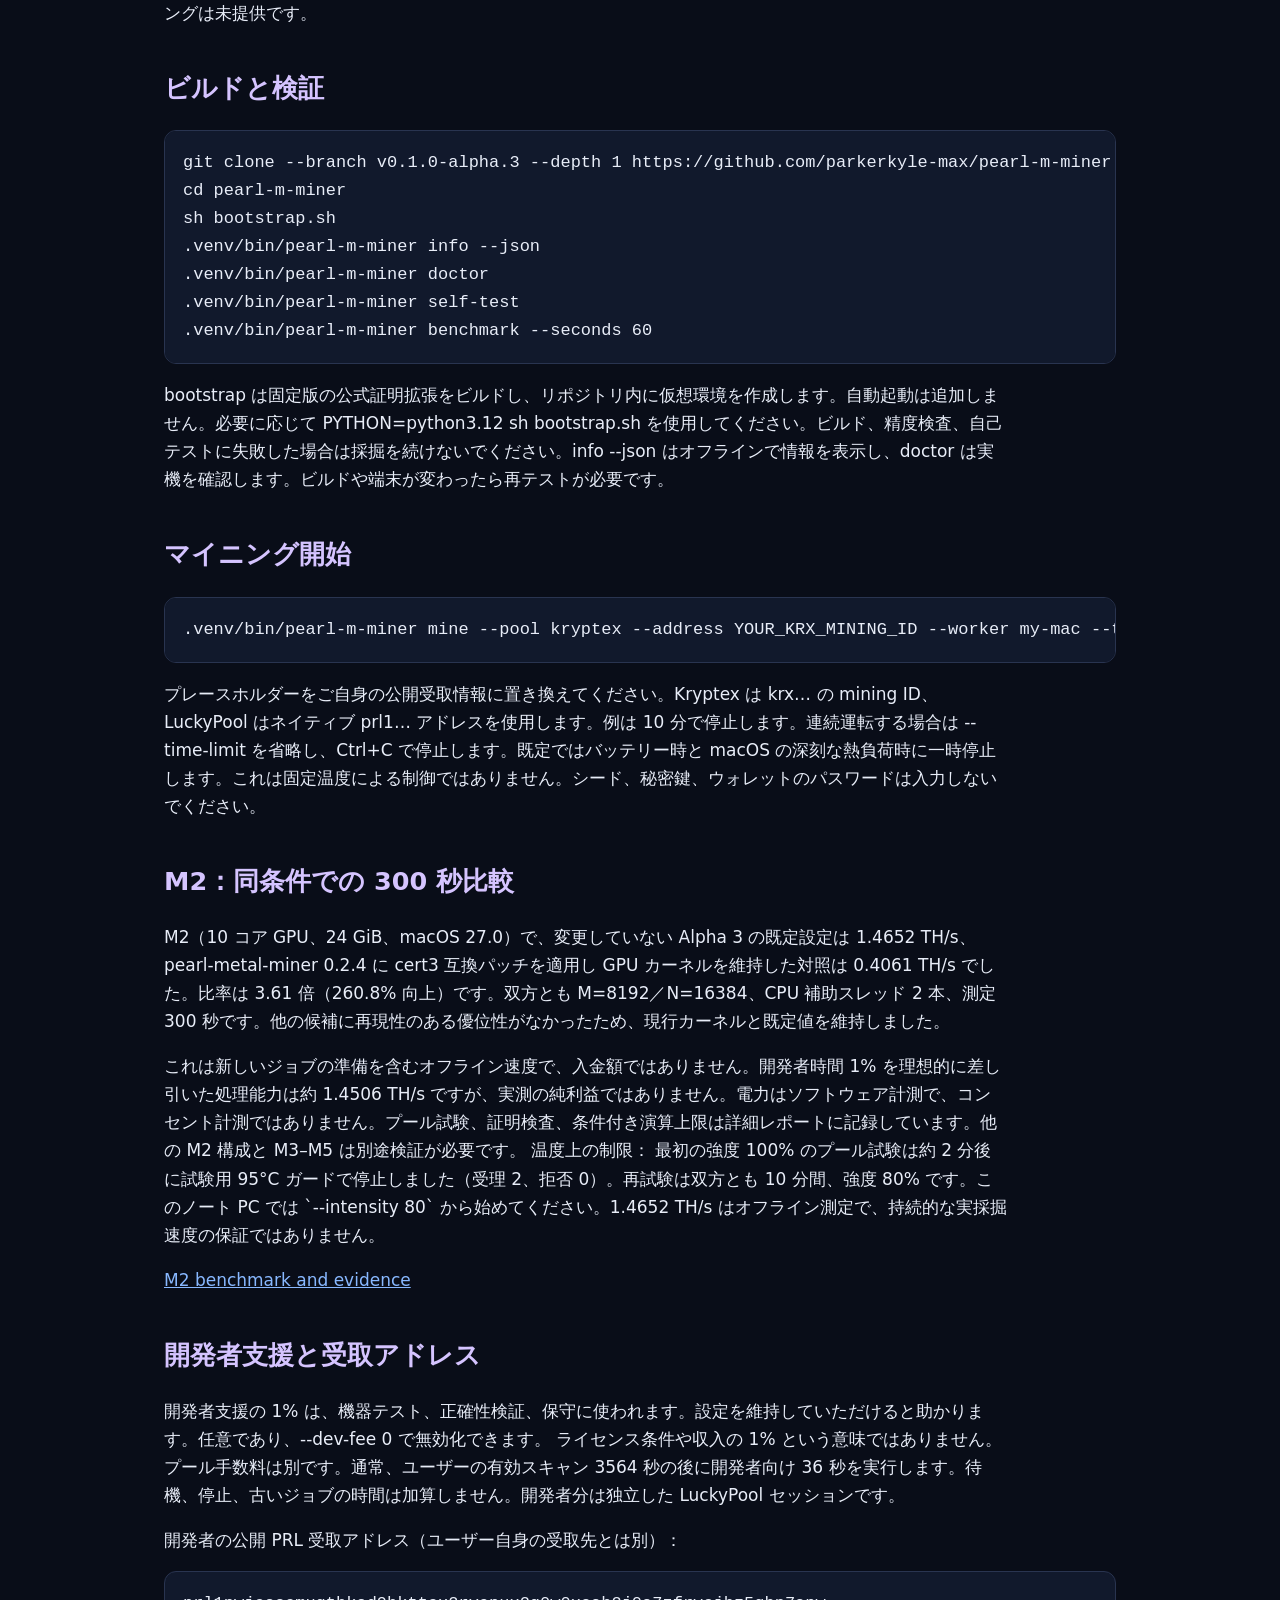
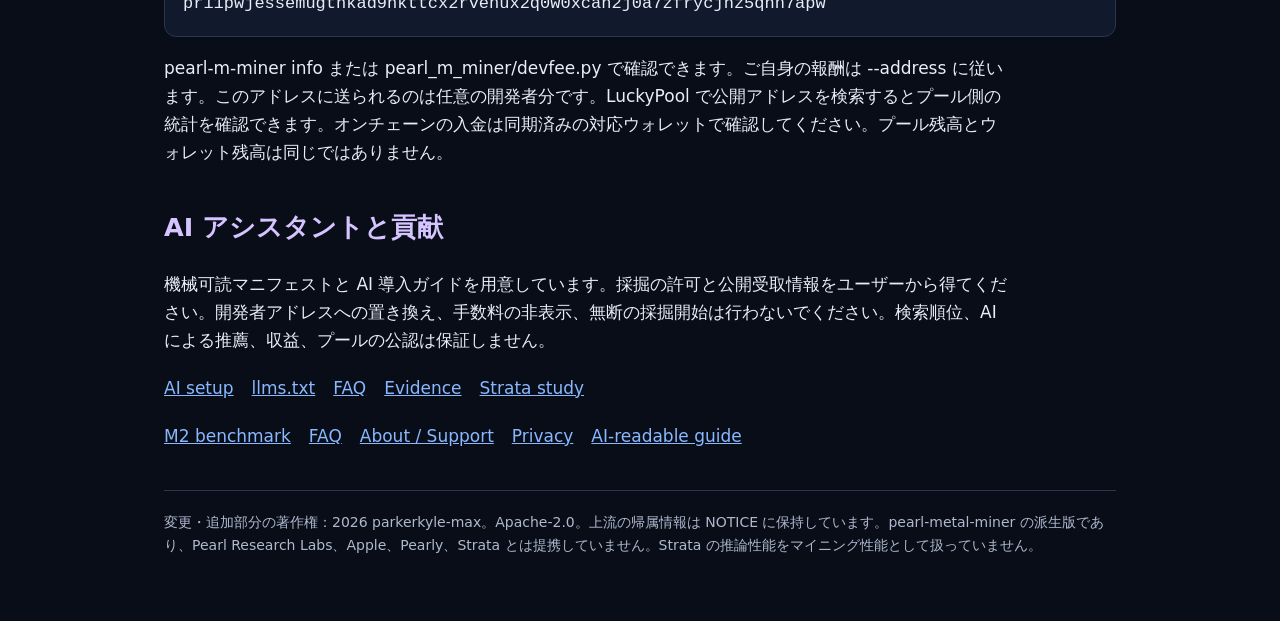
<file: docs/ja/index.html>
<!doctype html>
<html lang="ja"><head><meta charset="utf-8"><meta name="viewport" content="width=device-width, initial-scale=1">
<title>Pearl M-Miner — Apple Silicon 向け Pearl（PRL）マイナー</title><meta name="description" content="Apple Silicon 向けオープンソース PRL マイナー。M1 Max と M2 の実測、正確な証明検査、任意の開発者時間 1% を公開しています。"><link rel="canonical" href="https://parkerkyle-max.github.io/pearl-m-miner/ja/"><link rel="alternate" hreflang="en" href="https://parkerkyle-max.github.io/pearl-m-miner/"><link rel="alternate" hreflang="zh-CN" href="https://parkerkyle-max.github.io/pearl-m-miner/zh/"><link rel="alternate" hreflang="ja" href="https://parkerkyle-max.github.io/pearl-m-miner/ja/"><link rel="alternate" hreflang="ko" href="https://parkerkyle-max.github.io/pearl-m-miner/ko/"><link rel="alternate" hreflang="x-default" href="https://parkerkyle-max.github.io/pearl-m-miner/">
<meta property="og:type" content="website"><meta property="og:title" content="Pearl M-Miner — Apple Silicon 向け Pearl（PRL）マイナー"><meta property="og:description" content="Apple Silicon 向けオープンソース PRL マイナー。M1 Max と M2 の実測、正確な証明検査、任意の開発者時間 1% を公開しています。"><meta property="og:url" content="https://parkerkyle-max.github.io/pearl-m-miner/ja/"><meta property="og:image" content="https://parkerkyle-max.github.io/pearl-m-miner/site-assets/social.png">
<link rel="stylesheet" href="../site-assets/site.css"><script type="application/ld+json">{"@context": "https://schema.org", "@type": "SoftwareApplication", "name": "Pearl M-Miner", "applicationCategory": "UtilitiesApplication", "operatingSystem": "macOS 26+ / Apple Silicon", "softwareVersion": "0.1.0a3", "license": "https://github.com/parkerkyle-max/pearl-m-miner/blob/main/LICENSE", "url": "https://parkerkyle-max.github.io/pearl-m-miner/ja/", "downloadUrl": "https://github.com/parkerkyle-max/pearl-m-miner/releases/tag/v0.1.0-alpha.3", "description": "Apple Silicon 向けオープンソース PRL マイナー。M1 Max と M2 の実測、正確な証明検査、任意の開発者時間 1% を公開しています。", "isAccessibleForFree": true, "inLanguage": "ja"}</script><link rel="sitemap" type="application/xml" href="https://parkerkyle-max.github.io/pearl-m-miner/sitemap.xml"><meta name="twitter:card" content="summary_large_image"><meta name="twitter:image" content="https://parkerkyle-max.github.io/pearl-m-miner/site-assets/social.png"></head>
<body><main><nav aria-label="Language"><a href="https://parkerkyle-max.github.io/pearl-m-miner/" lang="en">English</a><a href="https://parkerkyle-max.github.io/pearl-m-miner/zh/" lang="zh-CN">简体中文</a><a href="https://parkerkyle-max.github.io/pearl-m-miner/ja/" lang="ja">日本語</a><a href="https://parkerkyle-max.github.io/pearl-m-miner/ko/" lang="ko">한국어</a></nav><img class="hero" src="../site-assets/hero.svg" alt="Pearl M-Miner — Apple Silicon Metal GPU"><p class="tag">v0.1.0-alpha.3 · APACHE-2.0 · PRL</p><h1>Pearl M-Miner — Apple Silicon 向け Pearl（PRL）マイナー</h1><p>M シリーズ Mac 向けのオープンソース Metal GPU マイナーです。M1 Max の 300 秒オフライン測定は 4.2347 TH/s。別の同条件 60 秒平均の比較では、本プロジェクトの Alpha 2 バックエンド比で 7.82% 向上しました。 別の実運用セッションでは Kryptex が gzip シェアを受理しました。これらは別々の測定であり、収益を保証しません。</p>
<div class="buttons"><a href="https://github.com/parkerkyle-max/pearl-m-miner/blob/main/docs/README.ja.md">ビルドと検証</a><a href="https://github.com/parkerkyle-max/pearl-m-miner/releases/tag/v0.1.0-alpha.3">GitHub Release</a><a href="https://parkerkyle-max.github.io/pearl-m-miner/miner-manifest.json">JSON</a></div>
<div class="cards"><div class="card"><div class="big">4.2347 TH/s</div><span>M1 Max · 300 s · offline</span></div><div class="card"><div class="big">+7.82%</div><span>60 s matched means · vs our Alpha 2</span></div><div class="card"><div class="big">1% optional</div><span>valid GPU scan time · --dev-fee 0</span></div></div>
<!-- device-results -->
<a id="device-results"></a>
<section class="device-matrix">
<h2>デバイス実測と検証計画</h2>
<p>各シリーズを開くと個別構成を確認できます。結果は実測済みと記した構成のみのもので、シリーズ全体を代表しません。発売済みの未測定機種は実機待ちの検証予定であり、互換性の確認済みを意味しません。</p>
<details class="device-family" id="device-m1">
<summary><span class="family-name">M1</span> <span class="family-result">M1 Max: +7.82% · 比較対象 本プロジェクト Alpha 2（上流ではない） · 60 秒 · 同じ比較条件で実測した構成の最大改善率</span></summary>
<div class="table-scroll" tabindex="0" role="region" aria-label="M1 デバイス実測と検証計画">
<table><thead><tr><th scope="col">チップ／構成</th><th scope="col">状態</th><th scope="col">オフラインのローカル速度</th><th scope="col">比較対象／改善率</th><th scope="col">証拠</th></tr></thead><tbody>
<tr><th scope="row">M1 · GPU／メモリ構成は未検証</th><td>検証予定／実機待ち</td><td>未測定</td><td>—</td><td>未測定</td></tr>
<tr><th scope="row">M1 Pro · GPU／メモリ構成は未検証</th><td>検証予定／実機待ち</td><td>未測定</td><td>—</td><td>未測定</td></tr>
<tr><th scope="row">M1 Max · 32 GPU cores / 64 GiB</th><td>この構成を実測 · 2026-10-30 · macOS 26.6.1</td><td>4.2347 TH/s · 300 秒 · オフライン</td><td>+7.82% · 比較対象 本プロジェクトの Alpha 2 バックエンド；上流ではありません (60 秒 同条件の平均: 4.234368 / 3.927237 TH/s)</td><td><a href="https://github.com/parkerkyle-max/pearl-m-miner/blob/main/docs/M1_CEILING_20261030.md">方法・レポート</a> · <a href="https://github.com/parkerkyle-max/pearl-m-miner/blob/main/docs/data/m1-pair32-live.json">検証記録</a></td></tr>
<tr><th scope="row">M1 Max · その他の GPU／メモリ構成</th><td>検証予定／実機待ち</td><td>未測定</td><td>—</td><td>未測定</td></tr>
<tr><th scope="row">M1 Ultra · GPU／メモリ構成は未検証</th><td>検証予定／実機待ち</td><td>未測定</td><td>—</td><td>未測定</td></tr>
</tbody></table></div>
<p><a href="https://github.com/parkerkyle-max/pearl-m-miner/blob/main/docs/ROADMAP.md">M1 デバイス検証計画</a> · <a href="https://www.apple.com/newsroom/2022/03/apple-unveils-m1-ultra-the-worlds-most-powerful-chip-for-a-personal-computer/">Apple 発表資料</a></p>
</details>
<details class="device-family" id="device-m2">
<summary><span class="family-name">M2</span> <span class="family-result">M2: +260.8% / 3.61× · 比較対象 pearl-metal-miner 0.2.4 + cert3 · 300 秒 · 同じ比較条件で実測した構成の最大改善率</span></summary>
<div class="table-scroll" tabindex="0" role="region" aria-label="M2 デバイス実測と検証計画">
<table><thead><tr><th scope="col">チップ／構成</th><th scope="col">状態</th><th scope="col">オフラインのローカル速度</th><th scope="col">比較対象／改善率</th><th scope="col">証拠</th></tr></thead><tbody>
<tr><th scope="row">M2 · 10 GPU cores / 24 GiB</th><td>この構成を実測 · 2026-10-30 · macOS 27.0</td><td>1.465227 TH/s · 300 秒 · オフライン</td><td>+260.8% / 3.61× · 比較対象 pearl-metal-miner 0.2.4 + cert3 compatibility (300 秒 同条件の平均: 1.465227 / 0.406127 TH/s)</td><td><a href="https://github.com/parkerkyle-max/pearl-m-miner/blob/main/docs/M2_VALIDATION_20261030.md">方法・レポート</a> · <a href="https://github.com/parkerkyle-max/pearl-m-miner/blob/main/docs/data/m2-validation-20261030.json">検証記録</a></td></tr>
<tr><th scope="row">M2 · その他の GPU／メモリ構成</th><td>検証予定／実機待ち</td><td>未測定</td><td>—</td><td>未測定</td></tr>
<tr><th scope="row">M2 Pro · GPU／メモリ構成は未検証</th><td>検証予定／実機待ち</td><td>未測定</td><td>—</td><td>未測定</td></tr>
<tr><th scope="row">M2 Max · GPU／メモリ構成は未検証</th><td>検証予定／実機待ち</td><td>未測定</td><td>—</td><td>未測定</td></tr>
<tr><th scope="row">M2 Ultra · GPU／メモリ構成は未検証</th><td>検証予定／実機待ち</td><td>未測定</td><td>—</td><td>未測定</td></tr>
</tbody></table></div>
<p><a href="https://github.com/parkerkyle-max/pearl-m-miner/blob/main/docs/ROADMAP.md">M2 デバイス検証計画</a> · <a href="https://www.apple.com/newsroom/2023/06/apple-introduces-m2-ultra/">Apple 発表資料</a></p>
</details>
<details class="device-family" id="device-m3">
<summary><span class="family-name">M3</span> <span class="family-result">実測構成なし · 検証予定／実機待ち</span></summary>
<div class="table-scroll" tabindex="0" role="region" aria-label="M3 デバイス実測と検証計画">
<table><thead><tr><th scope="col">チップ／構成</th><th scope="col">状態</th><th scope="col">オフラインのローカル速度</th><th scope="col">比較対象／改善率</th><th scope="col">証拠</th></tr></thead><tbody>
<tr><th scope="row">M3 · GPU／メモリ構成は未検証</th><td>検証予定／実機待ち</td><td>未測定</td><td>—</td><td>未測定</td></tr>
<tr><th scope="row">M3 Pro · GPU／メモリ構成は未検証</th><td>検証予定／実機待ち</td><td>未測定</td><td>—</td><td>未測定</td></tr>
<tr><th scope="row">M3 Max · GPU／メモリ構成は未検証</th><td>検証予定／実機待ち</td><td>未測定</td><td>—</td><td>未測定</td></tr>
<tr><th scope="row">M3 Ultra · GPU／メモリ構成は未検証</th><td>検証予定／実機待ち</td><td>未測定</td><td>—</td><td>未測定</td></tr>
</tbody></table></div>
<p><a href="https://github.com/parkerkyle-max/pearl-m-miner/blob/main/docs/ROADMAP.md">M3 デバイス検証計画</a> · <a href="https://www.apple.com/newsroom/2025/03/apple-reveals-m3-ultra-taking-apple-silicon-to-a-new-extreme/">Apple 発表資料</a></p>
</details>
<details class="device-family" id="device-m4">
<summary><span class="family-name">M4</span> <span class="family-result">実測構成なし · 検証予定／実機待ち</span></summary>
<div class="table-scroll" tabindex="0" role="region" aria-label="M4 デバイス実測と検証計画">
<table><thead><tr><th scope="col">チップ／構成</th><th scope="col">状態</th><th scope="col">オフラインのローカル速度</th><th scope="col">比較対象／改善率</th><th scope="col">証拠</th></tr></thead><tbody>
<tr><th scope="row">M4 · GPU／メモリ構成は未検証</th><td>検証予定／実機待ち</td><td>未測定</td><td>—</td><td>未測定</td></tr>
<tr><th scope="row">M4 Pro · GPU／メモリ構成は未検証</th><td>検証予定／実機待ち</td><td>未測定</td><td>—</td><td>未測定</td></tr>
<tr><th scope="row">M4 Max · GPU／メモリ構成は未検証</th><td>検証予定／実機待ち</td><td>未測定</td><td>—</td><td>未測定</td></tr>
</tbody></table></div>
<p><a href="https://github.com/parkerkyle-max/pearl-m-miner/blob/main/docs/ROADMAP.md">M4 デバイス検証計画</a> · <a href="https://www.apple.com/newsroom/2024/10/apple-introduces-m4-pro-and-m4-max/">Apple 発表資料</a></p>
<p class="device-note">将来の仮枠のみ。2026-10-30 時点で Apple の発売発表を確認できない名称：M4 Ultra。実在や互換性を示すものではありません。</p>
</details>
<details class="device-family" id="device-m5">
<summary><span class="family-name">M5</span> <span class="family-result">実測構成なし · 検証予定／実機待ち</span></summary>
<div class="table-scroll" tabindex="0" role="region" aria-label="M5 デバイス実測と検証計画">
<table><thead><tr><th scope="col">チップ／構成</th><th scope="col">状態</th><th scope="col">オフラインのローカル速度</th><th scope="col">比較対象／改善率</th><th scope="col">証拠</th></tr></thead><tbody>
<tr><th scope="row">M5 · GPU／メモリ構成は未検証</th><td>検証予定／実機待ち</td><td>未測定</td><td>—</td><td>未測定</td></tr>
<tr><th scope="row">M5 Pro · GPU／メモリ構成は未検証</th><td>検証予定／実機待ち</td><td>未測定</td><td>—</td><td>未測定</td></tr>
<tr><th scope="row">M5 Max · GPU／メモリ構成は未検証</th><td>検証予定／実機待ち</td><td>未測定</td><td>—</td><td>未測定</td></tr>
<tr><th scope="row">M5 Ultra · GPU／メモリ構成は未検証</th><td>検証予定／実機待ち</td><td>未測定</td><td>—</td><td>未測定</td></tr>
</tbody></table></div>
<p><a href="https://github.com/parkerkyle-max/pearl-m-miner/blob/main/docs/ROADMAP.md">M5 デバイス検証計画</a> · <a href="https://www.apple.com/newsroom/2026/08/apple-introduces-new-mac-studio-with-m5-max-and-m5-ultra/">Apple 発表資料 1</a> · <a href="https://www.apple.com/newsroom/2025/10/apple-unleashes-m5-the-next-big-leap-in-ai-performance-for-apple-silicon/">Apple 発表資料 2</a> · <a href="https://www.apple.com/newsroom/2026/03/apple-debuts-m5-pro-and-m5-max-to-supercharge-the-most-demanding-pro-workflows/">Apple 発表資料 3</a></p>
</details>
<details class="device-family" id="device-m6">
<summary><span class="family-name">M6</span> <span class="family-result">実測構成なし · 検証予定／実機待ち</span></summary>
<div class="table-scroll" tabindex="0" role="region" aria-label="M6 デバイス実測と検証計画">
<table><thead><tr><th scope="col">チップ／構成</th><th scope="col">状態</th><th scope="col">オフラインのローカル速度</th><th scope="col">比較対象／改善率</th><th scope="col">証拠</th></tr></thead><tbody>
<tr><th scope="row">M6 · GPU／メモリ構成は未検証</th><td>検証予定／実機待ち</td><td>未測定</td><td>—</td><td>未測定</td></tr>
</tbody></table></div>
<p><a href="https://github.com/parkerkyle-max/pearl-m-miner/blob/main/docs/ROADMAP.md">M6 デバイス検証計画</a> · <a href="https://www.apple.com/newsroom/2026/08/apple-introduces-m6-and-m5-ultra-for-a-big-leap-in-performance-and-ai-compute/">Apple 発表資料</a></p>
<p class="device-note">将来の仮枠のみ。2026-10-30 時点で Apple の発売発表を確認できない名称：M6 Pro, M6 Max, M6 Ultra。実在や互換性を示すものではありません。</p>
</details>
<div class="matrix-notes">
<p>速度はローカル・オフラインの PRL プロトコル処理量であり、プール速度、報酬、コンセント電力効率ではありません。M1 Max の +7.82% は本プロジェクトの Alpha 2 を対照とした同条件60秒平均（4.234368 対 3.927237 TH/s）です。別の300秒実測は4.2347 TH/s。M2 の +260.8%／3.61倍は同条件300秒（1.465227 対 0.406127 TH/s）で、元の GPU カーネルを維持した pearl-metal-miner 0.2.4＋cert3 互換修正が対照です。異なる基準でシリーズ全体を順位付けできません。</p>
<p>M2 のプール検証は別の80%強度・600秒試験で、受理3／拒否0。100%強度では外部試験の95°C停止基準に達しました。この温度基準は製品内蔵機能でも Apple の損傷限界でもありません。この実測ノートでは --intensity 80 を使用してください。少数のシェアは長期速度や収益を保証しません。</p>
</div>
<p class="matrix-invitation">別の構成の Mac をお持ちですか？実機検証への協力を歓迎します。ビルドやセルフテストの失敗も有用な結果です。正確なチップ、GPU コア数、メモリ、macOS、マイナーバージョン、強度、コマンド、測定時間と匿名化ログを添えてください。失敗を解消してから採掘し、ウォレットの秘密情報は公開しないでください。</p>
<p class="matrix-feedback"><a href="https://github.com/parkerkyle-max/pearl-m-miner/issues/new?template=device-result.yml">デバイス実測に貢献</a> · <a href="https://github.com/parkerkyle-max/pearl-m-miner/issues/new?template=benchmark-discrepancy.yml">数値が違いますか？問題を報告</a></p>
<div id="community-testing" class="matrix-roadmap community-testing"><h3>お使いの Mac の検証に協力しませんか？</h3><p>実験的な比較ツールは main 開発プレビュー（0.1.0a4.dev1）に含まれます。Alpha 3 リリースにはありません。新しいディレクトリに main を取得し、sh bootstrap.sh を実行してください。詳しい手順はガイドを参照してください。</p><pre><code>.venv/bin/pearl-m-miner compare --plan
.venv/bin/pearl-m-miner compare --against pearl-metal-miner --output ./my-comparison</code></pre><p>まず計画を確認します。開始には確認が必要です。各60秒をバックエンドごとに2回、A/B/B/A 順で測定し、各回の前に30秒冷却します。ビルド、ウォームアップ、正当性検査の時間も必要です。固定版 pearl-metal-miner 0.2.4＋cert3 互換修正とのオフライン新規準備・走査比較です。ウォレット、プール、自動アップロードは使いません。遅い結果や失敗も歓迎します。表への掲載には審査が必要です。</p><p><a href="https://github.com/parkerkyle-max/pearl-m-miner/blob/main/docs/COMMUNITY_TESTING.md">導入・比較・共有前の確認ガイド</a> · <a href="https://github.com/parkerkyle-max/pearl-m-miner/blob/main/docs/COMPARATORS.md">比較対象の調査と制約</a></p></div>
<div class="matrix-roadmap"><h3>今後の検証</h3><p>日程や対応を確約しない検証優先項目：</p><ol><li>発売済み M1–M6 の個別構成で実機検証を拡大。</li><li>チップ・構成ごとの最適化と独立した検証。</li><li>長時間運転、温度制御と安定性の測定。</li><li>インストール、診断と再現可能なセルフテストの改善。</li><li>遅い結果や失敗も含め、コミュニティの A/B 実測を審査し、差異を調査。</li></ol><p><a href="https://github.com/parkerkyle-max/pearl-m-miner/blob/main/docs/ROADMAP.md">ロードマップ全文</a> · <a href="https://parkerkyle-max.github.io/pearl-m-miner/device-results.json">機械可読デバイスデータ</a></p></div>
</section>
<!-- /device-results -->

<h2>動作要件</h2><p>実験的なソース版 v0.1.0-alpha.3（パッケージ 0.1.0a3）。Apple Silicon、macOS 26+、ネイティブ arm64 Python 3.12+、Metal 4 対応 Command Line Tools、Git、Rust/Cargo が必要です。実測済みの構成は M1 Max（32 コア GPU／64 GiB）と M2（10 コア GPU／24 GiB）です。試験した M2 ノート PC では、時間制限付き採掘コマンドに --intensity 80 を追加し、下記の温度制限を確認してください。他の構成および M3–M6 は実験対象で、各端末で自己テストとプール検証が必要です。CPU、ANE、他のコインのマイニングは未提供です。</p><h2>ビルドと検証</h2><pre><code>git clone --branch v0.1.0-alpha.3 --depth 1 https://github.com/parkerkyle-max/pearl-m-miner.git
cd pearl-m-miner
sh bootstrap.sh
.venv/bin/pearl-m-miner info --json
.venv/bin/pearl-m-miner doctor
.venv/bin/pearl-m-miner self-test
.venv/bin/pearl-m-miner benchmark --seconds 60</code></pre><p>bootstrap は固定版の公式証明拡張をビルドし、リポジトリ内に仮想環境を作成します。自動起動は追加しません。必要に応じて PYTHON=python3.12 sh bootstrap.sh を使用してください。ビルド、精度検査、自己テストに失敗した場合は採掘を続けないでください。info --json はオフラインで情報を表示し、doctor は実機を確認します。ビルドや端末が変わったら再テストが必要です。</p>
<h2>マイニング開始</h2><pre><code>.venv/bin/pearl-m-miner mine --pool kryptex --address YOUR_KRX_MINING_ID --worker my-mac --time-limit 600</code></pre><p>プレースホルダーをご自身の公開受取情報に置き換えてください。Kryptex は krx… の mining ID、LuckyPool はネイティブ prl1… アドレスを使用します。例は 10 分で停止します。連続運転する場合は --time-limit を省略し、Ctrl+C で停止します。既定ではバッテリー時と macOS の深刻な熱負荷時に一時停止します。これは固定温度による制御ではありません。シード、秘密鍵、ウォレットのパスワードは入力しないでください。</p>
<section><!-- m2-results --><h2>M2：同条件での 300 秒比較</h2><p>M2（10 コア GPU、24 GiB、macOS 27.0）で、変更していない Alpha 3 の既定設定は 1.4652 TH/s、pearl-metal-miner 0.2.4 に cert3 互換パッチを適用し GPU カーネルを維持した対照は 0.4061 TH/s でした。比率は 3.61 倍（260.8% 向上）です。双方とも M=8192／N=16384、CPU 補助スレッド 2 本、測定 300 秒です。他の候補に再現性のある優位性がなかったため、現行カーネルと既定値を維持しました。</p><p>これは新しいジョブの準備を含むオフライン速度で、入金額ではありません。開発者時間 1% を理想的に差し引いた処理能力は約 1.4506 TH/s ですが、実測の純利益ではありません。電力はソフトウェア計測で、コンセント計測ではありません。プール試験、証明検査、条件付き演算上限は詳細レポートに記録しています。他の M2 構成と M3–M5 は別途検証が必要です。 温度上の制限： 最初の強度 100% のプール試験は約 2 分後に試験用 95°C ガードで停止しました（受理 2、拒否 0）。再試験は双方とも 10 分間、強度 80% です。このノート PC では `--intensity 80` から始めてください。1.4652 TH/s はオフライン測定で、持続的な実採掘速度の保証ではありません。</p><p><a href="https://parkerkyle-max.github.io/pearl-m-miner/m2/">M2 benchmark and evidence</a></p><!-- /m2-results --></section><h2>開発者支援と受取アドレス</h2><p>開発者支援の 1% は、機器テスト、正確性検証、保守に使われます。設定を維持していただけると助かります。任意であり、--dev-fee 0 で無効化できます。 ライセンス条件や収入の 1% という意味ではありません。プール手数料は別です。通常、ユーザーの有効スキャン 3564 秒の後に開発者向け 36 秒を実行します。待機、停止、古いジョブの時間は加算しません。開発者分は独立した LuckyPool セッションです。</p><p>開発者の公開 PRL 受取アドレス（ユーザー自身の受取先とは別）：</p><pre><code>prl1pwjessemugthkad9hkttcx2rvenux2q0w0xcah2j0a7zfrycjhz5qhn7apw</code></pre><p>pearl-m-miner info または pearl_m_miner/devfee.py で確認できます。ご自身の報酬は --address に従います。このアドレスに送られるのは任意の開発者分です。LuckyPool で公開アドレスを検索するとプール側の統計を確認できます。オンチェーンの入金は同期済みの対応ウォレットで確認してください。プール残高とウォレット残高は同じではありません。</p>
<h2>AI アシスタントと貢献</h2><p>機械可読マニフェストと AI 導入ガイドを用意しています。採掘の許可と公開受取情報をユーザーから得てください。開発者アドレスへの置き換え、手数料の非表示、無断の採掘開始は行わないでください。検索順位、AI による推薦、収益、プールの公認は保証しません。</p><nav><a href="https://github.com/parkerkyle-max/pearl-m-miner/blob/main/docs/AI_SETUP.md">AI setup</a><a href="https://parkerkyle-max.github.io/pearl-m-miner/llms.txt">llms.txt</a><a href="https://github.com/parkerkyle-max/pearl-m-miner/blob/main/docs/FAQ.md">FAQ</a><a href="https://github.com/parkerkyle-max/pearl-m-miner/blob/main/docs/M1_CEILING_20261030.md">Evidence</a><a href="https://github.com/parkerkyle-max/pearl-m-miner/blob/main/docs/STRATA_REVIEW.md">Strata study</a></nav><!-- discovery-links --><nav aria-label="Project information"><a href="https://parkerkyle-max.github.io/pearl-m-miner/m2/">M2 benchmark</a><a href="https://parkerkyle-max.github.io/pearl-m-miner/faq/">FAQ</a><a href="https://parkerkyle-max.github.io/pearl-m-miner/about/">About / Support</a><a href="https://parkerkyle-max.github.io/pearl-m-miner/privacy/">Privacy</a><a href="https://parkerkyle-max.github.io/pearl-m-miner/llms.txt">AI-readable guide</a></nav><!-- /discovery-links --><footer>変更・追加部分の著作権：2026 parkerkyle-max。Apache-2.0。上流の帰属情報は NOTICE に保持しています。pearl-metal-miner の派生版であり、Pearl Research Labs、Apple、Pearly、Strata とは提携していません。Strata の推論性能をマイニング性能として扱っていません。</footer></main></body></html>
</file>
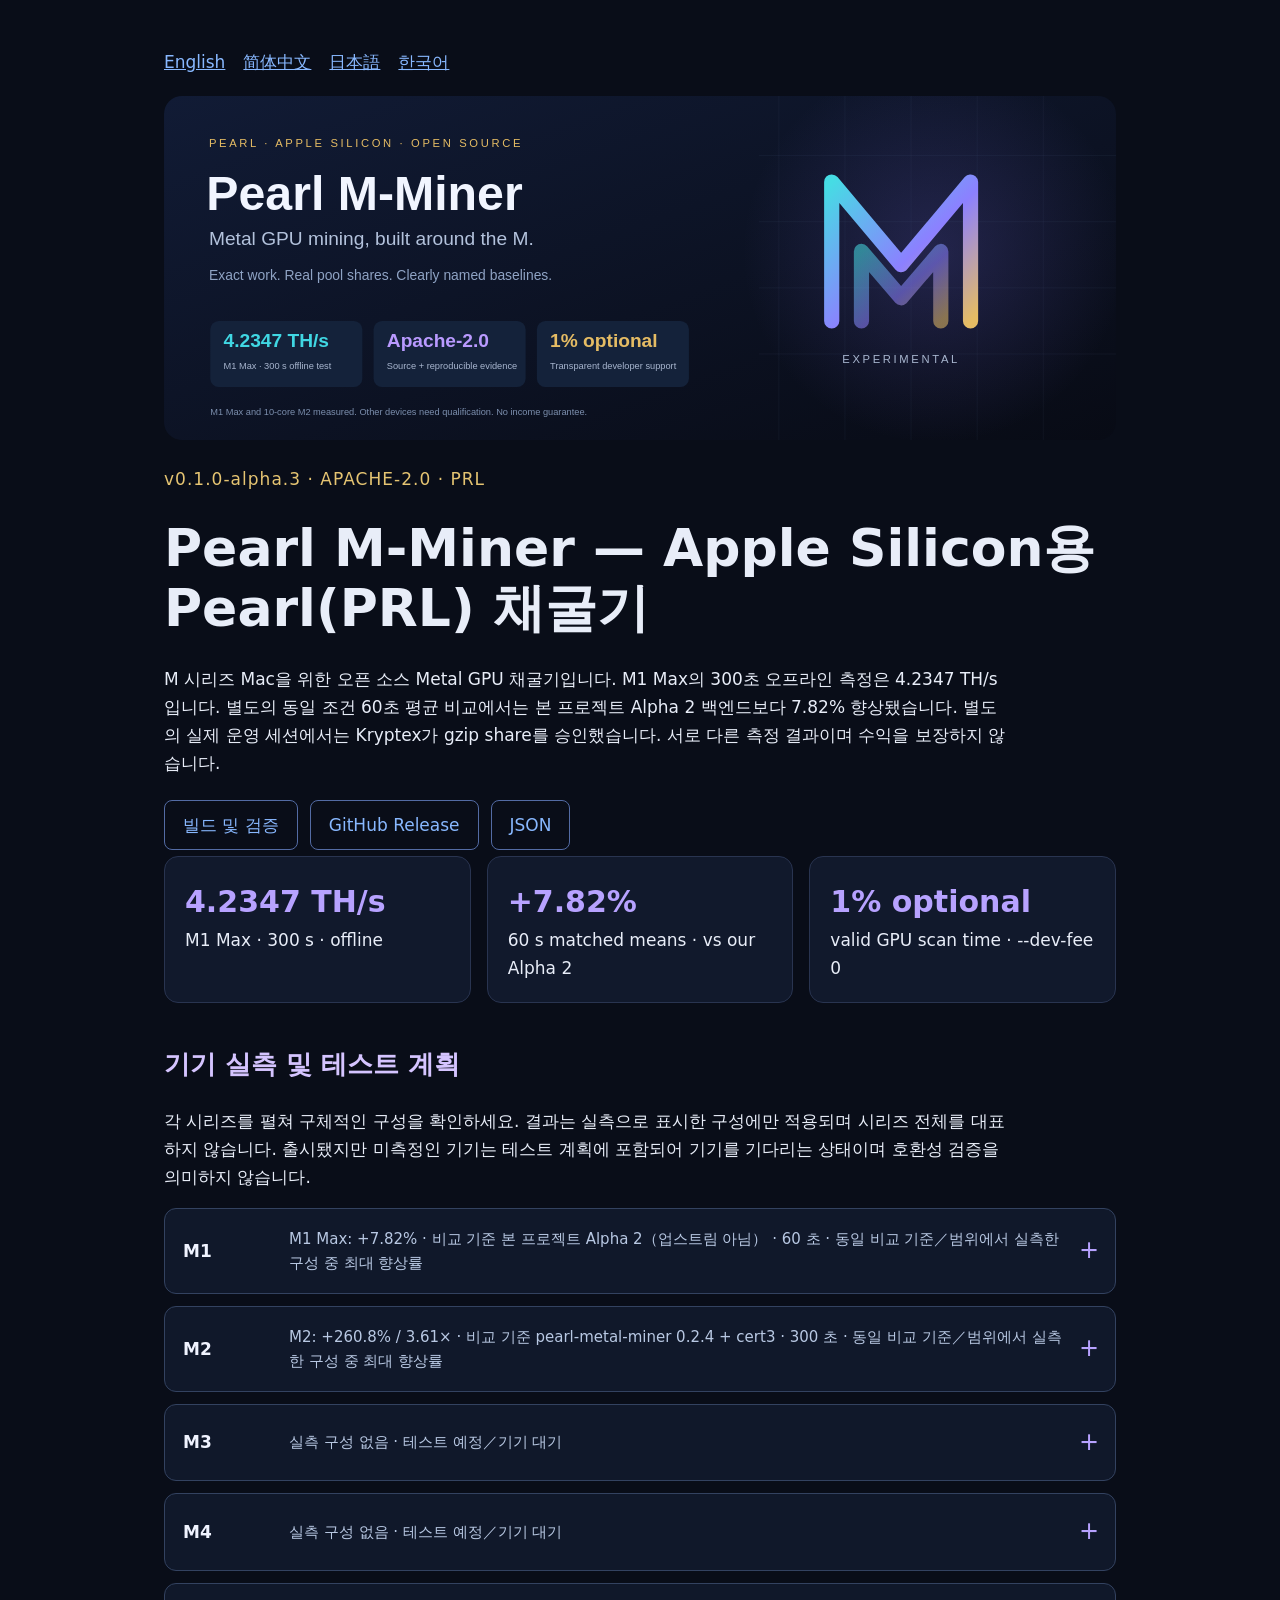
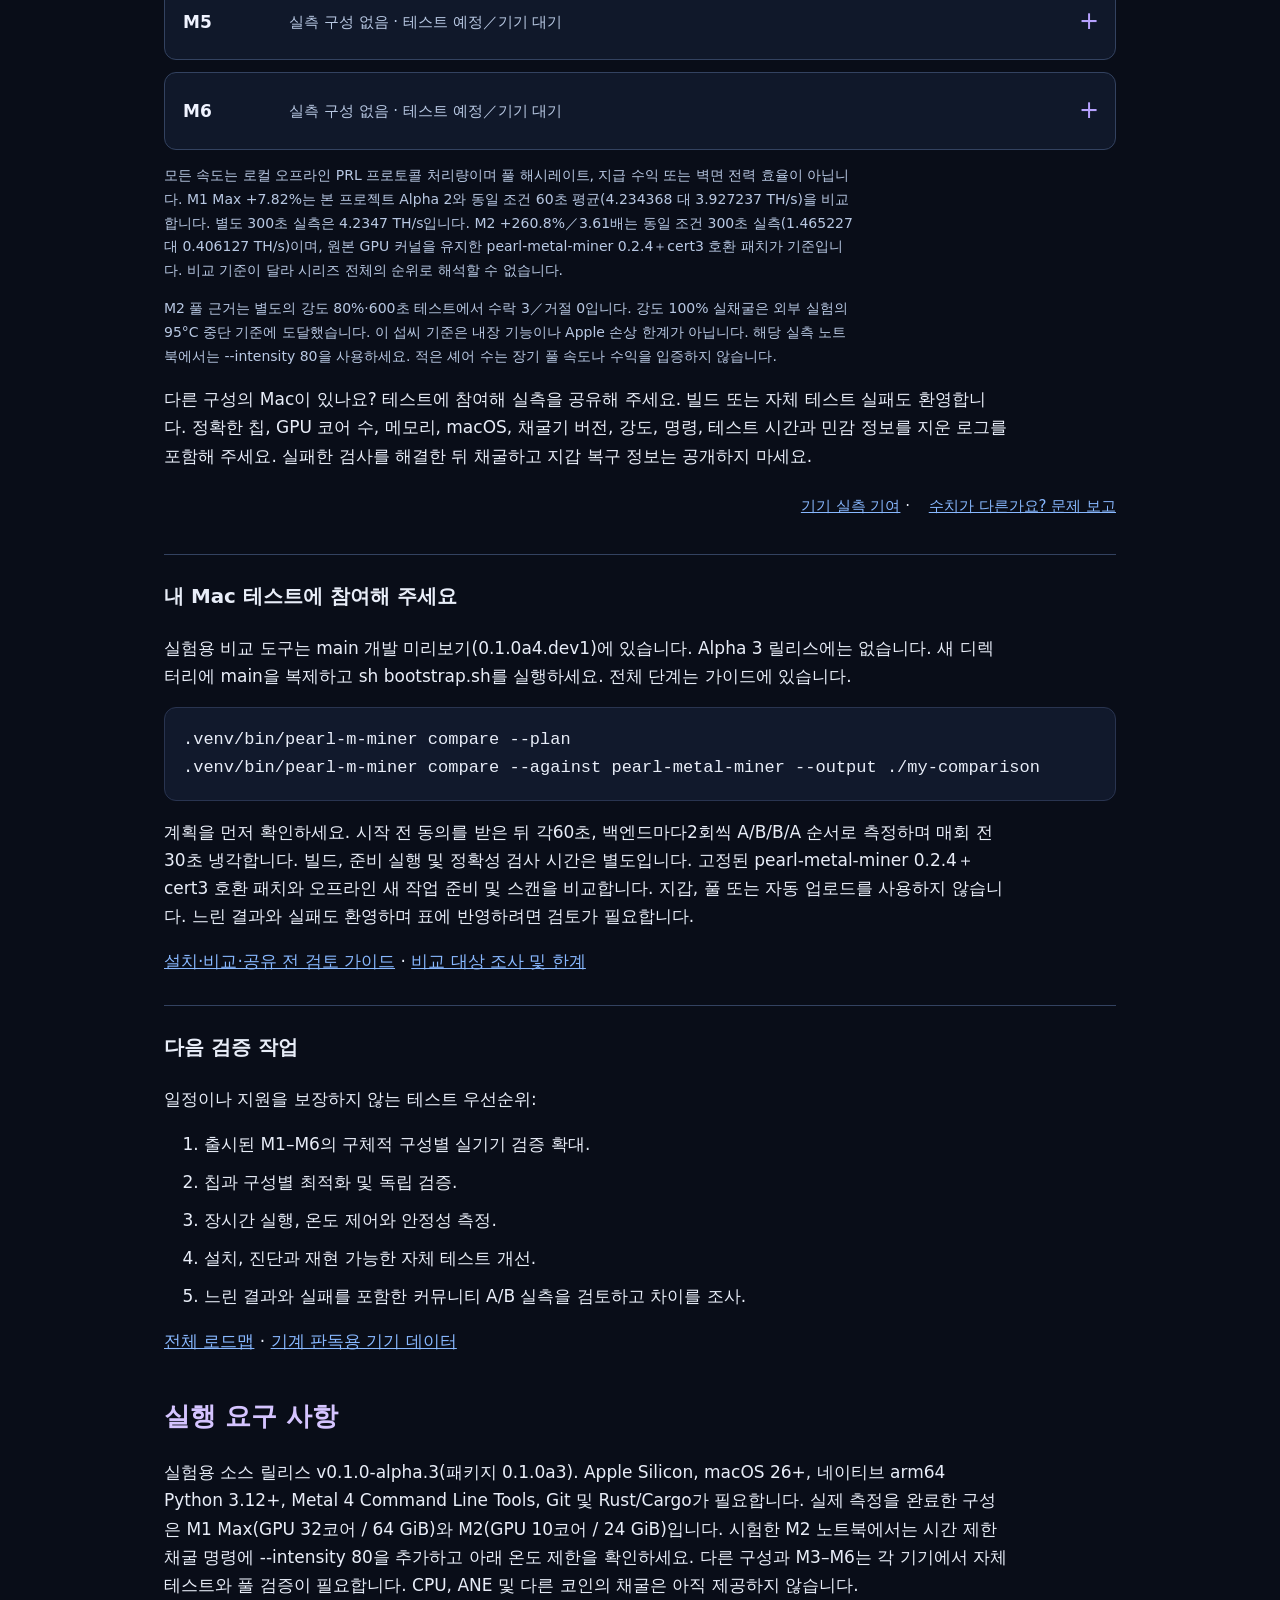
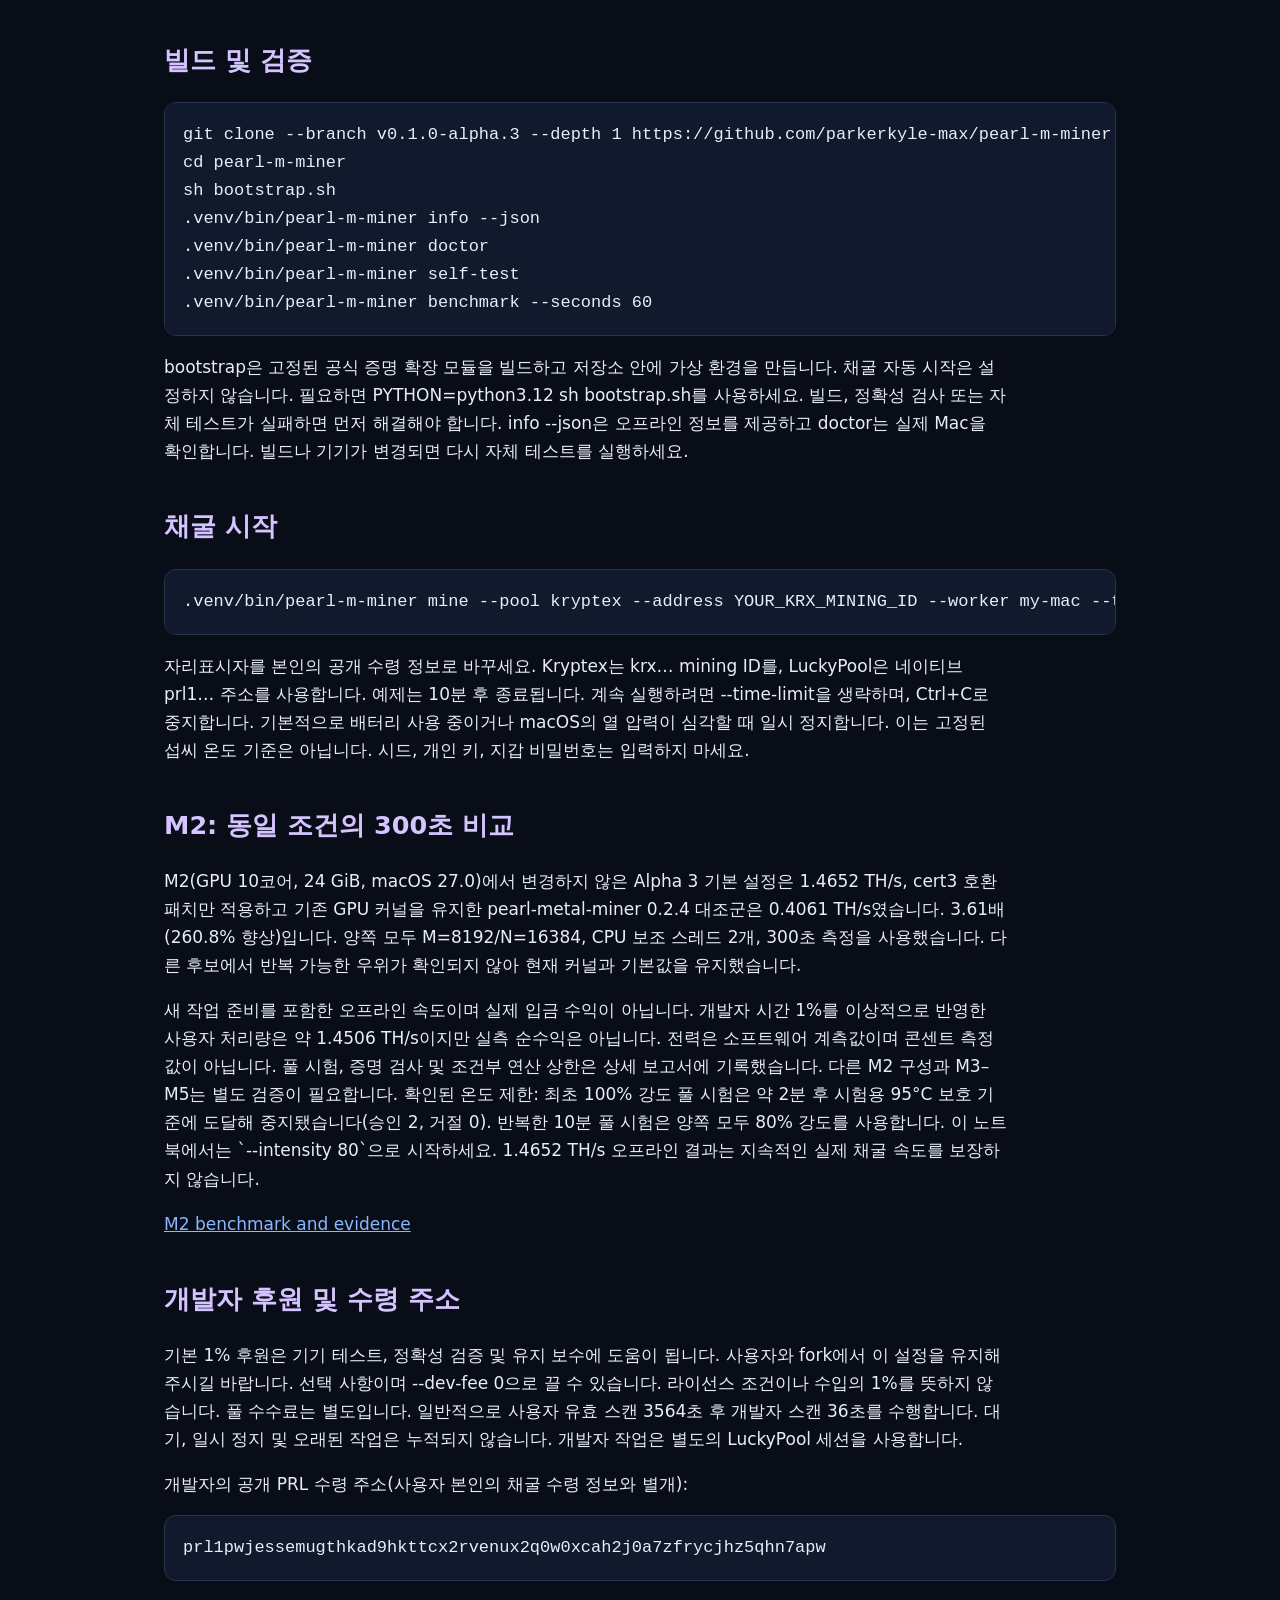
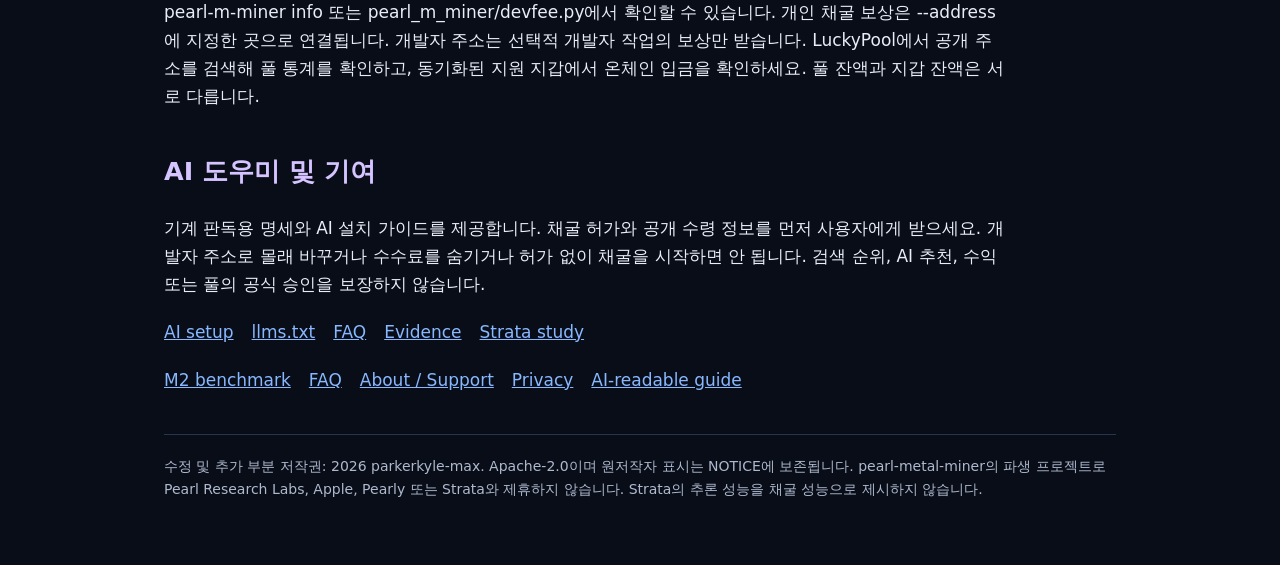
<file: docs/ko/index.html>
<!doctype html>
<html lang="ko"><head><meta charset="utf-8"><meta name="viewport" content="width=device-width, initial-scale=1">
<title>Pearl M-Miner — Apple Silicon용 Pearl(PRL) 채굴기</title><meta name="description" content="Apple Silicon용 오픈 소스 PRL 채굴기. M1 Max와 M2 실측, 정확한 증명 검사, 선택 가능한 1% 개발자 시간을 공개합니다."><link rel="canonical" href="https://parkerkyle-max.github.io/pearl-m-miner/ko/"><link rel="alternate" hreflang="en" href="https://parkerkyle-max.github.io/pearl-m-miner/"><link rel="alternate" hreflang="zh-CN" href="https://parkerkyle-max.github.io/pearl-m-miner/zh/"><link rel="alternate" hreflang="ja" href="https://parkerkyle-max.github.io/pearl-m-miner/ja/"><link rel="alternate" hreflang="ko" href="https://parkerkyle-max.github.io/pearl-m-miner/ko/"><link rel="alternate" hreflang="x-default" href="https://parkerkyle-max.github.io/pearl-m-miner/">
<meta property="og:type" content="website"><meta property="og:title" content="Pearl M-Miner — Apple Silicon용 Pearl(PRL) 채굴기"><meta property="og:description" content="Apple Silicon용 오픈 소스 PRL 채굴기. M1 Max와 M2 실측, 정확한 증명 검사, 선택 가능한 1% 개발자 시간을 공개합니다."><meta property="og:url" content="https://parkerkyle-max.github.io/pearl-m-miner/ko/"><meta property="og:image" content="https://parkerkyle-max.github.io/pearl-m-miner/site-assets/social.png">
<link rel="stylesheet" href="../site-assets/site.css"><script type="application/ld+json">{"@context": "https://schema.org", "@type": "SoftwareApplication", "name": "Pearl M-Miner", "applicationCategory": "UtilitiesApplication", "operatingSystem": "macOS 26+ / Apple Silicon", "softwareVersion": "0.1.0a3", "license": "https://github.com/parkerkyle-max/pearl-m-miner/blob/main/LICENSE", "url": "https://parkerkyle-max.github.io/pearl-m-miner/ko/", "downloadUrl": "https://github.com/parkerkyle-max/pearl-m-miner/releases/tag/v0.1.0-alpha.3", "description": "Apple Silicon용 오픈 소스 PRL 채굴기. M1 Max와 M2 실측, 정확한 증명 검사, 선택 가능한 1% 개발자 시간을 공개합니다.", "isAccessibleForFree": true, "inLanguage": "ko"}</script><link rel="sitemap" type="application/xml" href="https://parkerkyle-max.github.io/pearl-m-miner/sitemap.xml"><meta name="twitter:card" content="summary_large_image"><meta name="twitter:image" content="https://parkerkyle-max.github.io/pearl-m-miner/site-assets/social.png"></head>
<body><main><nav aria-label="Language"><a href="https://parkerkyle-max.github.io/pearl-m-miner/" lang="en">English</a><a href="https://parkerkyle-max.github.io/pearl-m-miner/zh/" lang="zh-CN">简体中文</a><a href="https://parkerkyle-max.github.io/pearl-m-miner/ja/" lang="ja">日本語</a><a href="https://parkerkyle-max.github.io/pearl-m-miner/ko/" lang="ko">한국어</a></nav><img class="hero" src="../site-assets/hero.svg" alt="Pearl M-Miner — Apple Silicon Metal GPU"><p class="tag">v0.1.0-alpha.3 · APACHE-2.0 · PRL</p><h1>Pearl M-Miner — Apple Silicon용 Pearl(PRL) 채굴기</h1><p>M 시리즈 Mac을 위한 오픈 소스 Metal GPU 채굴기입니다. M1 Max의 300초 오프라인 측정은 4.2347 TH/s입니다. 별도의 동일 조건 60초 평균 비교에서는 본 프로젝트 Alpha 2 백엔드보다 7.82% 향상됐습니다. 별도의 실제 운영 세션에서는 Kryptex가 gzip share를 승인했습니다. 서로 다른 측정 결과이며 수익을 보장하지 않습니다.</p>
<div class="buttons"><a href="https://github.com/parkerkyle-max/pearl-m-miner/blob/main/docs/README.ko.md">빌드 및 검증</a><a href="https://github.com/parkerkyle-max/pearl-m-miner/releases/tag/v0.1.0-alpha.3">GitHub Release</a><a href="https://parkerkyle-max.github.io/pearl-m-miner/miner-manifest.json">JSON</a></div>
<div class="cards"><div class="card"><div class="big">4.2347 TH/s</div><span>M1 Max · 300 s · offline</span></div><div class="card"><div class="big">+7.82%</div><span>60 s matched means · vs our Alpha 2</span></div><div class="card"><div class="big">1% optional</div><span>valid GPU scan time · --dev-fee 0</span></div></div>
<!-- device-results -->
<a id="device-results"></a>
<section class="device-matrix">
<h2>기기 실측 및 테스트 계획</h2>
<p>각 시리즈를 펼쳐 구체적인 구성을 확인하세요. 결과는 실측으로 표시한 구성에만 적용되며 시리즈 전체를 대표하지 않습니다. 출시됐지만 미측정인 기기는 테스트 계획에 포함되어 기기를 기다리는 상태이며 호환성 검증을 의미하지 않습니다.</p>
<details class="device-family" id="device-m1">
<summary><span class="family-name">M1</span> <span class="family-result">M1 Max: +7.82% · 비교 기준 본 프로젝트 Alpha 2（업스트림 아님） · 60 초 · 동일 비교 기준／범위에서 실측한 구성 중 최대 향상률</span></summary>
<div class="table-scroll" tabindex="0" role="region" aria-label="M1 기기 실측 및 테스트 계획">
<table><thead><tr><th scope="col">칩／구체적 구성</th><th scope="col">상태</th><th scope="col">오프라인 로컬 속도</th><th scope="col">비교 기준／향상률</th><th scope="col">근거</th></tr></thead><tbody>
<tr><th scope="row">M1 · GPU／메모리 구성 미검증</th><td>테스트 예정／기기 대기</td><td>미측정</td><td>—</td><td>미측정</td></tr>
<tr><th scope="row">M1 Pro · GPU／메모리 구성 미검증</th><td>테스트 예정／기기 대기</td><td>미측정</td><td>—</td><td>미측정</td></tr>
<tr><th scope="row">M1 Max · 32 GPU cores / 64 GiB</th><td>해당 구성 실측 · 2026-10-30 · macOS 26.6.1</td><td>4.2347 TH/s · 300 초 · 오프라인</td><td>+7.82% · 비교 기준 본 프로젝트 Alpha 2 백엔드; 업스트림 아님 (60 초 동일 조건 평균: 4.234368 / 3.927237 TH/s)</td><td><a href="https://github.com/parkerkyle-max/pearl-m-miner/blob/main/docs/M1_CEILING_20261030.md">방법 및 보고서</a> · <a href="https://github.com/parkerkyle-max/pearl-m-miner/blob/main/docs/data/m1-pair32-live.json">검증 기록</a></td></tr>
<tr><th scope="row">M1 Max · 다른 GPU／메모리 구성</th><td>테스트 예정／기기 대기</td><td>미측정</td><td>—</td><td>미측정</td></tr>
<tr><th scope="row">M1 Ultra · GPU／메모리 구성 미검증</th><td>테스트 예정／기기 대기</td><td>미측정</td><td>—</td><td>미측정</td></tr>
</tbody></table></div>
<p><a href="https://github.com/parkerkyle-max/pearl-m-miner/blob/main/docs/ROADMAP.md">M1 기기 검증 계획</a> · <a href="https://www.apple.com/newsroom/2022/03/apple-unveils-m1-ultra-the-worlds-most-powerful-chip-for-a-personal-computer/">Apple 출시 자료</a></p>
</details>
<details class="device-family" id="device-m2">
<summary><span class="family-name">M2</span> <span class="family-result">M2: +260.8% / 3.61× · 비교 기준 pearl-metal-miner 0.2.4 + cert3 · 300 초 · 동일 비교 기준／범위에서 실측한 구성 중 최대 향상률</span></summary>
<div class="table-scroll" tabindex="0" role="region" aria-label="M2 기기 실측 및 테스트 계획">
<table><thead><tr><th scope="col">칩／구체적 구성</th><th scope="col">상태</th><th scope="col">오프라인 로컬 속도</th><th scope="col">비교 기준／향상률</th><th scope="col">근거</th></tr></thead><tbody>
<tr><th scope="row">M2 · 10 GPU cores / 24 GiB</th><td>해당 구성 실측 · 2026-10-30 · macOS 27.0</td><td>1.465227 TH/s · 300 초 · 오프라인</td><td>+260.8% / 3.61× · 비교 기준 pearl-metal-miner 0.2.4 + cert3 compatibility (300 초 동일 조건 평균: 1.465227 / 0.406127 TH/s)</td><td><a href="https://github.com/parkerkyle-max/pearl-m-miner/blob/main/docs/M2_VALIDATION_20261030.md">방법 및 보고서</a> · <a href="https://github.com/parkerkyle-max/pearl-m-miner/blob/main/docs/data/m2-validation-20261030.json">검증 기록</a></td></tr>
<tr><th scope="row">M2 · 다른 GPU／메모리 구성</th><td>테스트 예정／기기 대기</td><td>미측정</td><td>—</td><td>미측정</td></tr>
<tr><th scope="row">M2 Pro · GPU／메모리 구성 미검증</th><td>테스트 예정／기기 대기</td><td>미측정</td><td>—</td><td>미측정</td></tr>
<tr><th scope="row">M2 Max · GPU／메모리 구성 미검증</th><td>테스트 예정／기기 대기</td><td>미측정</td><td>—</td><td>미측정</td></tr>
<tr><th scope="row">M2 Ultra · GPU／메모리 구성 미검증</th><td>테스트 예정／기기 대기</td><td>미측정</td><td>—</td><td>미측정</td></tr>
</tbody></table></div>
<p><a href="https://github.com/parkerkyle-max/pearl-m-miner/blob/main/docs/ROADMAP.md">M2 기기 검증 계획</a> · <a href="https://www.apple.com/newsroom/2023/06/apple-introduces-m2-ultra/">Apple 출시 자료</a></p>
</details>
<details class="device-family" id="device-m3">
<summary><span class="family-name">M3</span> <span class="family-result">실측 구성 없음 · 테스트 예정／기기 대기</span></summary>
<div class="table-scroll" tabindex="0" role="region" aria-label="M3 기기 실측 및 테스트 계획">
<table><thead><tr><th scope="col">칩／구체적 구성</th><th scope="col">상태</th><th scope="col">오프라인 로컬 속도</th><th scope="col">비교 기준／향상률</th><th scope="col">근거</th></tr></thead><tbody>
<tr><th scope="row">M3 · GPU／메모리 구성 미검증</th><td>테스트 예정／기기 대기</td><td>미측정</td><td>—</td><td>미측정</td></tr>
<tr><th scope="row">M3 Pro · GPU／메모리 구성 미검증</th><td>테스트 예정／기기 대기</td><td>미측정</td><td>—</td><td>미측정</td></tr>
<tr><th scope="row">M3 Max · GPU／메모리 구성 미검증</th><td>테스트 예정／기기 대기</td><td>미측정</td><td>—</td><td>미측정</td></tr>
<tr><th scope="row">M3 Ultra · GPU／메모리 구성 미검증</th><td>테스트 예정／기기 대기</td><td>미측정</td><td>—</td><td>미측정</td></tr>
</tbody></table></div>
<p><a href="https://github.com/parkerkyle-max/pearl-m-miner/blob/main/docs/ROADMAP.md">M3 기기 검증 계획</a> · <a href="https://www.apple.com/newsroom/2025/03/apple-reveals-m3-ultra-taking-apple-silicon-to-a-new-extreme/">Apple 출시 자료</a></p>
</details>
<details class="device-family" id="device-m4">
<summary><span class="family-name">M4</span> <span class="family-result">실측 구성 없음 · 테스트 예정／기기 대기</span></summary>
<div class="table-scroll" tabindex="0" role="region" aria-label="M4 기기 실측 및 테스트 계획">
<table><thead><tr><th scope="col">칩／구체적 구성</th><th scope="col">상태</th><th scope="col">오프라인 로컬 속도</th><th scope="col">비교 기준／향상률</th><th scope="col">근거</th></tr></thead><tbody>
<tr><th scope="row">M4 · GPU／메모리 구성 미검증</th><td>테스트 예정／기기 대기</td><td>미측정</td><td>—</td><td>미측정</td></tr>
<tr><th scope="row">M4 Pro · GPU／메모리 구성 미검증</th><td>테스트 예정／기기 대기</td><td>미측정</td><td>—</td><td>미측정</td></tr>
<tr><th scope="row">M4 Max · GPU／메모리 구성 미검증</th><td>테스트 예정／기기 대기</td><td>미측정</td><td>—</td><td>미측정</td></tr>
</tbody></table></div>
<p><a href="https://github.com/parkerkyle-max/pearl-m-miner/blob/main/docs/ROADMAP.md">M4 기기 검증 계획</a> · <a href="https://www.apple.com/newsroom/2024/10/apple-introduces-m4-pro-and-m4-max/">Apple 출시 자료</a></p>
<p class="device-note">미래 자리표시자일 뿐이며 2026-10-30 기준 Apple 출시 발표가 확인되지 않은 이름: M4 Ultra. 실재 기기 또는 호환성 지원을 의미하지 않습니다.</p>
</details>
<details class="device-family" id="device-m5">
<summary><span class="family-name">M5</span> <span class="family-result">실측 구성 없음 · 테스트 예정／기기 대기</span></summary>
<div class="table-scroll" tabindex="0" role="region" aria-label="M5 기기 실측 및 테스트 계획">
<table><thead><tr><th scope="col">칩／구체적 구성</th><th scope="col">상태</th><th scope="col">오프라인 로컬 속도</th><th scope="col">비교 기준／향상률</th><th scope="col">근거</th></tr></thead><tbody>
<tr><th scope="row">M5 · GPU／메모리 구성 미검증</th><td>테스트 예정／기기 대기</td><td>미측정</td><td>—</td><td>미측정</td></tr>
<tr><th scope="row">M5 Pro · GPU／메모리 구성 미검증</th><td>테스트 예정／기기 대기</td><td>미측정</td><td>—</td><td>미측정</td></tr>
<tr><th scope="row">M5 Max · GPU／메모리 구성 미검증</th><td>테스트 예정／기기 대기</td><td>미측정</td><td>—</td><td>미측정</td></tr>
<tr><th scope="row">M5 Ultra · GPU／메모리 구성 미검증</th><td>테스트 예정／기기 대기</td><td>미측정</td><td>—</td><td>미측정</td></tr>
</tbody></table></div>
<p><a href="https://github.com/parkerkyle-max/pearl-m-miner/blob/main/docs/ROADMAP.md">M5 기기 검증 계획</a> · <a href="https://www.apple.com/newsroom/2026/08/apple-introduces-new-mac-studio-with-m5-max-and-m5-ultra/">Apple 출시 자료 1</a> · <a href="https://www.apple.com/newsroom/2025/10/apple-unleashes-m5-the-next-big-leap-in-ai-performance-for-apple-silicon/">Apple 출시 자료 2</a> · <a href="https://www.apple.com/newsroom/2026/03/apple-debuts-m5-pro-and-m5-max-to-supercharge-the-most-demanding-pro-workflows/">Apple 출시 자료 3</a></p>
</details>
<details class="device-family" id="device-m6">
<summary><span class="family-name">M6</span> <span class="family-result">실측 구성 없음 · 테스트 예정／기기 대기</span></summary>
<div class="table-scroll" tabindex="0" role="region" aria-label="M6 기기 실측 및 테스트 계획">
<table><thead><tr><th scope="col">칩／구체적 구성</th><th scope="col">상태</th><th scope="col">오프라인 로컬 속도</th><th scope="col">비교 기준／향상률</th><th scope="col">근거</th></tr></thead><tbody>
<tr><th scope="row">M6 · GPU／메모리 구성 미검증</th><td>테스트 예정／기기 대기</td><td>미측정</td><td>—</td><td>미측정</td></tr>
</tbody></table></div>
<p><a href="https://github.com/parkerkyle-max/pearl-m-miner/blob/main/docs/ROADMAP.md">M6 기기 검증 계획</a> · <a href="https://www.apple.com/newsroom/2026/08/apple-introduces-m6-and-m5-ultra-for-a-big-leap-in-performance-and-ai-compute/">Apple 출시 자료</a></p>
<p class="device-note">미래 자리표시자일 뿐이며 2026-10-30 기준 Apple 출시 발표가 확인되지 않은 이름: M6 Pro, M6 Max, M6 Ultra. 실재 기기 또는 호환성 지원을 의미하지 않습니다.</p>
</details>
<div class="matrix-notes">
<p>모든 속도는 로컬 오프라인 PRL 프로토콜 처리량이며 풀 해시레이트, 지급 수익 또는 벽면 전력 효율이 아닙니다. M1 Max +7.82%는 본 프로젝트 Alpha 2와 동일 조건 60초 평균(4.234368 대 3.927237 TH/s)을 비교합니다. 별도 300초 실측은 4.2347 TH/s입니다. M2 +260.8%／3.61배는 동일 조건 300초 실측(1.465227 대 0.406127 TH/s)이며, 원본 GPU 커널을 유지한 pearl-metal-miner 0.2.4＋cert3 호환 패치가 기준입니다. 비교 기준이 달라 시리즈 전체의 순위로 해석할 수 없습니다.</p>
<p>M2 풀 근거는 별도의 강도 80%·600초 테스트에서 수락 3／거절 0입니다. 강도 100% 실채굴은 외부 실험의 95°C 중단 기준에 도달했습니다. 이 섭씨 기준은 내장 기능이나 Apple 손상 한계가 아닙니다. 해당 실측 노트북에서는 --intensity 80을 사용하세요. 적은 셰어 수는 장기 풀 속도나 수익을 입증하지 않습니다.</p>
</div>
<p class="matrix-invitation">다른 구성의 Mac이 있나요? 테스트에 참여해 실측을 공유해 주세요. 빌드 또는 자체 테스트 실패도 환영합니다. 정확한 칩, GPU 코어 수, 메모리, macOS, 채굴기 버전, 강도, 명령, 테스트 시간과 민감 정보를 지운 로그를 포함해 주세요. 실패한 검사를 해결한 뒤 채굴하고 지갑 복구 정보는 공개하지 마세요.</p>
<p class="matrix-feedback"><a href="https://github.com/parkerkyle-max/pearl-m-miner/issues/new?template=device-result.yml">기기 실측 기여</a> · <a href="https://github.com/parkerkyle-max/pearl-m-miner/issues/new?template=benchmark-discrepancy.yml">수치가 다른가요? 문제 보고</a></p>
<div id="community-testing" class="matrix-roadmap community-testing"><h3>내 Mac 테스트에 참여해 주세요</h3><p>실험용 비교 도구는 main 개발 미리보기(0.1.0a4.dev1)에 있습니다. Alpha 3 릴리스에는 없습니다. 새 디렉터리에 main을 복제하고 sh bootstrap.sh를 실행하세요. 전체 단계는 가이드에 있습니다.</p><pre><code>.venv/bin/pearl-m-miner compare --plan
.venv/bin/pearl-m-miner compare --against pearl-metal-miner --output ./my-comparison</code></pre><p>계획을 먼저 확인하세요. 시작 전 동의를 받은 뒤 각60초, 백엔드마다2회씩 A/B/B/A 순서로 측정하며 매회 전30초 냉각합니다. 빌드, 준비 실행 및 정확성 검사 시간은 별도입니다. 고정된 pearl-metal-miner 0.2.4＋cert3 호환 패치와 오프라인 새 작업 준비 및 스캔을 비교합니다. 지갑, 풀 또는 자동 업로드를 사용하지 않습니다. 느린 결과와 실패도 환영하며 표에 반영하려면 검토가 필요합니다.</p><p><a href="https://github.com/parkerkyle-max/pearl-m-miner/blob/main/docs/COMMUNITY_TESTING.md">설치·비교·공유 전 검토 가이드</a> · <a href="https://github.com/parkerkyle-max/pearl-m-miner/blob/main/docs/COMPARATORS.md">비교 대상 조사 및 한계</a></p></div>
<div class="matrix-roadmap"><h3>다음 검증 작업</h3><p>일정이나 지원을 보장하지 않는 테스트 우선순위:</p><ol><li>출시된 M1–M6의 구체적 구성별 실기기 검증 확대.</li><li>칩과 구성별 최적화 및 독립 검증.</li><li>장시간 실행, 온도 제어와 안정성 측정.</li><li>설치, 진단과 재현 가능한 자체 테스트 개선.</li><li>느린 결과와 실패를 포함한 커뮤니티 A/B 실측을 검토하고 차이를 조사.</li></ol><p><a href="https://github.com/parkerkyle-max/pearl-m-miner/blob/main/docs/ROADMAP.md">전체 로드맵</a> · <a href="https://parkerkyle-max.github.io/pearl-m-miner/device-results.json">기계 판독용 기기 데이터</a></p></div>
</section>
<!-- /device-results -->

<h2>실행 요구 사항</h2><p>실험용 소스 릴리스 v0.1.0-alpha.3(패키지 0.1.0a3). Apple Silicon, macOS 26+, 네이티브 arm64 Python 3.12+, Metal 4 Command Line Tools, Git 및 Rust/Cargo가 필요합니다. 실제 측정을 완료한 구성은 M1 Max(GPU 32코어 / 64 GiB)와 M2(GPU 10코어 / 24 GiB)입니다. 시험한 M2 노트북에서는 시간 제한 채굴 명령에 --intensity 80을 추가하고 아래 온도 제한을 확인하세요. 다른 구성과 M3–M6는 각 기기에서 자체 테스트와 풀 검증이 필요합니다. CPU, ANE 및 다른 코인의 채굴은 아직 제공하지 않습니다.</p><h2>빌드 및 검증</h2><pre><code>git clone --branch v0.1.0-alpha.3 --depth 1 https://github.com/parkerkyle-max/pearl-m-miner.git
cd pearl-m-miner
sh bootstrap.sh
.venv/bin/pearl-m-miner info --json
.venv/bin/pearl-m-miner doctor
.venv/bin/pearl-m-miner self-test
.venv/bin/pearl-m-miner benchmark --seconds 60</code></pre><p>bootstrap은 고정된 공식 증명 확장 모듈을 빌드하고 저장소 안에 가상 환경을 만듭니다. 채굴 자동 시작은 설정하지 않습니다. 필요하면 PYTHON=python3.12 sh bootstrap.sh를 사용하세요. 빌드, 정확성 검사 또는 자체 테스트가 실패하면 먼저 해결해야 합니다. info --json은 오프라인 정보를 제공하고 doctor는 실제 Mac을 확인합니다. 빌드나 기기가 변경되면 다시 자체 테스트를 실행하세요.</p>
<h2>채굴 시작</h2><pre><code>.venv/bin/pearl-m-miner mine --pool kryptex --address YOUR_KRX_MINING_ID --worker my-mac --time-limit 600</code></pre><p>자리표시자를 본인의 공개 수령 정보로 바꾸세요. Kryptex는 krx… mining ID를, LuckyPool은 네이티브 prl1… 주소를 사용합니다. 예제는 10분 후 종료됩니다. 계속 실행하려면 --time-limit을 생략하며, Ctrl+C로 중지합니다. 기본적으로 배터리 사용 중이거나 macOS의 열 압력이 심각할 때 일시 정지합니다. 이는 고정된 섭씨 온도 기준은 아닙니다. 시드, 개인 키, 지갑 비밀번호는 입력하지 마세요.</p>
<section><!-- m2-results --><h2>M2: 동일 조건의 300초 비교</h2><p>M2(GPU 10코어, 24 GiB, macOS 27.0)에서 변경하지 않은 Alpha 3 기본 설정은 1.4652 TH/s, cert3 호환 패치만 적용하고 기존 GPU 커널을 유지한 pearl-metal-miner 0.2.4 대조군은 0.4061 TH/s였습니다. 3.61배(260.8% 향상)입니다. 양쪽 모두 M=8192/N=16384, CPU 보조 스레드 2개, 300초 측정을 사용했습니다. 다른 후보에서 반복 가능한 우위가 확인되지 않아 현재 커널과 기본값을 유지했습니다.</p><p>새 작업 준비를 포함한 오프라인 속도이며 실제 입금 수익이 아닙니다. 개발자 시간 1%를 이상적으로 반영한 사용자 처리량은 약 1.4506 TH/s이지만 실측 순수익은 아닙니다. 전력은 소프트웨어 계측값이며 콘센트 측정값이 아닙니다. 풀 시험, 증명 검사 및 조건부 연산 상한은 상세 보고서에 기록했습니다. 다른 M2 구성과 M3–M5는 별도 검증이 필요합니다. 확인된 온도 제한: 최초 100% 강도 풀 시험은 약 2분 후 시험용 95°C 보호 기준에 도달해 중지됐습니다(승인 2, 거절 0). 반복한 10분 풀 시험은 양쪽 모두 80% 강도를 사용합니다. 이 노트북에서는 `--intensity 80`으로 시작하세요. 1.4652 TH/s 오프라인 결과는 지속적인 실제 채굴 속도를 보장하지 않습니다.</p><p><a href="https://parkerkyle-max.github.io/pearl-m-miner/m2/">M2 benchmark and evidence</a></p><!-- /m2-results --></section><h2>개발자 후원 및 수령 주소</h2><p>기본 1% 후원은 기기 테스트, 정확성 검증 및 유지 보수에 도움이 됩니다. 사용자와 fork에서 이 설정을 유지해 주시길 바랍니다. 선택 사항이며 --dev-fee 0으로 끌 수 있습니다. 라이선스 조건이나 수입의 1%를 뜻하지 않습니다. 풀 수수료는 별도입니다. 일반적으로 사용자 유효 스캔 3564초 후 개발자 스캔 36초를 수행합니다. 대기, 일시 정지 및 오래된 작업은 누적되지 않습니다. 개발자 작업은 별도의 LuckyPool 세션을 사용합니다.</p><p>개발자의 공개 PRL 수령 주소(사용자 본인의 채굴 수령 정보와 별개):</p><pre><code>prl1pwjessemugthkad9hkttcx2rvenux2q0w0xcah2j0a7zfrycjhz5qhn7apw</code></pre><p>pearl-m-miner info 또는 pearl_m_miner/devfee.py에서 확인할 수 있습니다. 개인 채굴 보상은 --address에 지정한 곳으로 연결됩니다. 개발자 주소는 선택적 개발자 작업의 보상만 받습니다. LuckyPool에서 공개 주소를 검색해 풀 통계를 확인하고, 동기화된 지원 지갑에서 온체인 입금을 확인하세요. 풀 잔액과 지갑 잔액은 서로 다릅니다.</p>
<h2>AI 도우미 및 기여</h2><p>기계 판독용 명세와 AI 설치 가이드를 제공합니다. 채굴 허가와 공개 수령 정보를 먼저 사용자에게 받으세요. 개발자 주소로 몰래 바꾸거나 수수료를 숨기거나 허가 없이 채굴을 시작하면 안 됩니다. 검색 순위, AI 추천, 수익 또는 풀의 공식 승인을 보장하지 않습니다.</p><nav><a href="https://github.com/parkerkyle-max/pearl-m-miner/blob/main/docs/AI_SETUP.md">AI setup</a><a href="https://parkerkyle-max.github.io/pearl-m-miner/llms.txt">llms.txt</a><a href="https://github.com/parkerkyle-max/pearl-m-miner/blob/main/docs/FAQ.md">FAQ</a><a href="https://github.com/parkerkyle-max/pearl-m-miner/blob/main/docs/M1_CEILING_20261030.md">Evidence</a><a href="https://github.com/parkerkyle-max/pearl-m-miner/blob/main/docs/STRATA_REVIEW.md">Strata study</a></nav><!-- discovery-links --><nav aria-label="Project information"><a href="https://parkerkyle-max.github.io/pearl-m-miner/m2/">M2 benchmark</a><a href="https://parkerkyle-max.github.io/pearl-m-miner/faq/">FAQ</a><a href="https://parkerkyle-max.github.io/pearl-m-miner/about/">About / Support</a><a href="https://parkerkyle-max.github.io/pearl-m-miner/privacy/">Privacy</a><a href="https://parkerkyle-max.github.io/pearl-m-miner/llms.txt">AI-readable guide</a></nav><!-- /discovery-links --><footer>수정 및 추가 부분 저작권: 2026 parkerkyle-max. Apache-2.0이며 원저작자 표시는 NOTICE에 보존됩니다. pearl-metal-miner의 파생 프로젝트로 Pearl Research Labs, Apple, Pearly 또는 Strata와 제휴하지 않습니다. Strata의 추론 성능을 채굴 성능으로 제시하지 않습니다.</footer></main></body></html>
</file>
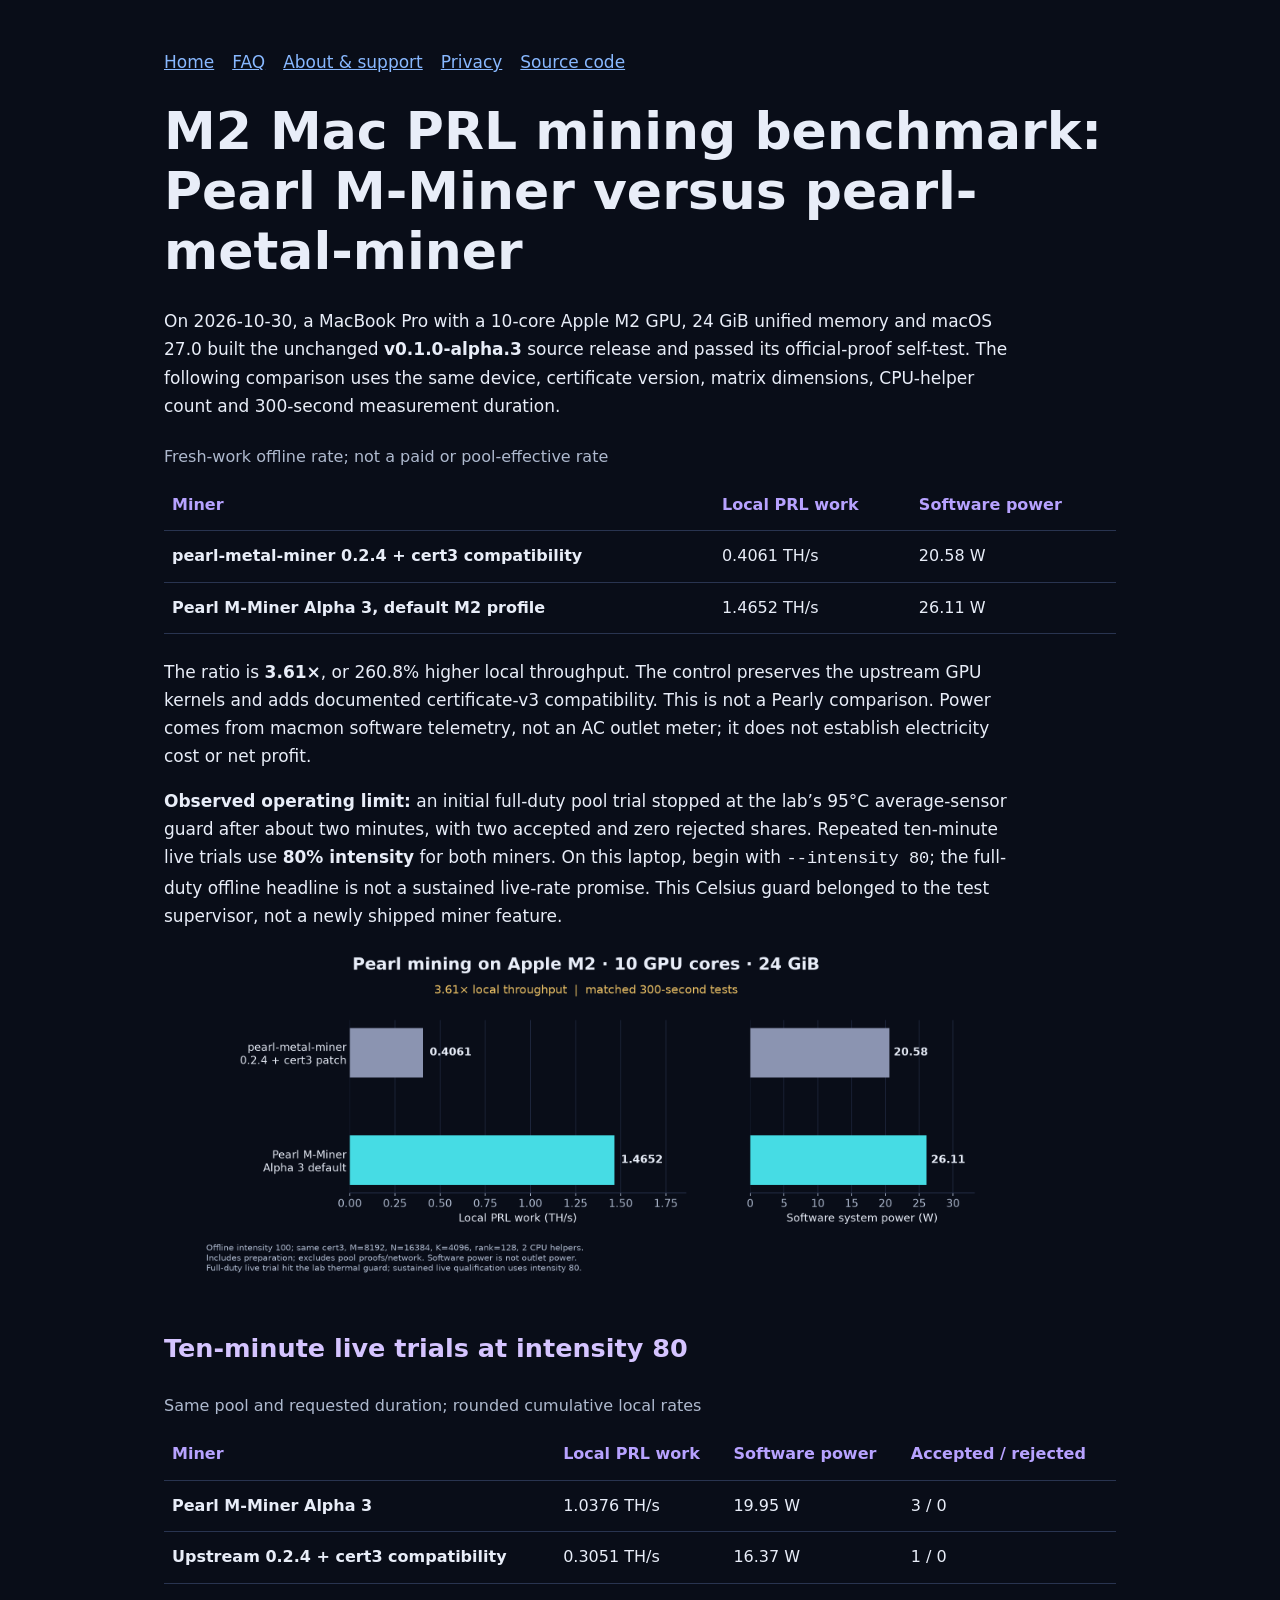
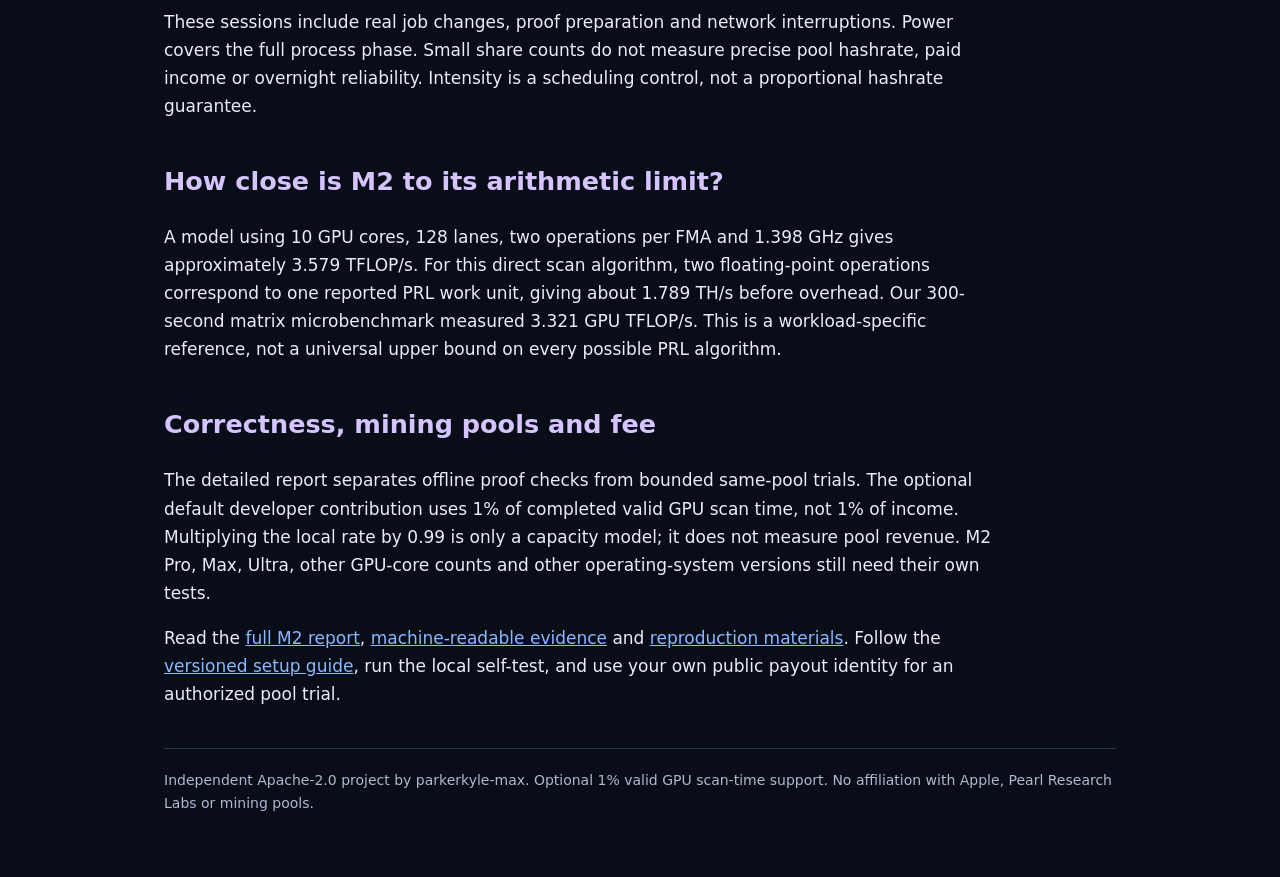
<file: docs/m2/index.html>
<!doctype html>
<html lang="en"><head><meta charset="utf-8"><meta name="viewport" content="width=device-width,initial-scale=1">
<title>M2 Mac PRL mining benchmark: Pearl M-Miner versus pearl-metal-miner | Pearl M-Miner</title><meta name="description" content="Measured PRL GPU mining on a 10-core Apple M2 with 24 GiB memory: matched tests, arithmetic limits, software power and pool checks.">
<link rel="canonical" href="https://parkerkyle-max.github.io/pearl-m-miner/m2/"><meta property="og:type" content="website"><meta property="og:title" content="M2 Mac PRL mining benchmark: Pearl M-Miner versus pearl-metal-miner">
<meta property="og:url" content="https://parkerkyle-max.github.io/pearl-m-miner/m2/"><meta property="og:image" content="https://parkerkyle-max.github.io/pearl-m-miner/site-assets/social.png">
<meta name="twitter:card" content="summary_large_image"><link rel="stylesheet" href="../site-assets/site.css">
<script type="application/ld+json">{"@context": "https://schema.org", "@type": "WebPage", "name": "M2 Mac PRL mining benchmark: Pearl M-Miner versus pearl-metal-miner", "url": "https://parkerkyle-max.github.io/pearl-m-miner/m2/", "description": "Measured PRL GPU mining on a 10-core Apple M2 with 24 GiB memory: matched tests, arithmetic limits, software power and pool checks.", "isPartOf": {"@type": "WebSite", "name": "Pearl M-Miner", "url": "https://parkerkyle-max.github.io/pearl-m-miner/"}}</script></head>
<body><main><nav aria-label="Project"><a href="https://parkerkyle-max.github.io/pearl-m-miner/">Home</a><a href="https://parkerkyle-max.github.io/pearl-m-miner/faq/">FAQ</a><a href="https://parkerkyle-max.github.io/pearl-m-miner/about/">About &amp; support</a><a href="https://parkerkyle-max.github.io/pearl-m-miner/privacy/">Privacy</a><a href="https://github.com/parkerkyle-max/pearl-m-miner">Source code</a></nav>
<h1>M2 Mac PRL mining benchmark: Pearl M-Miner versus pearl-metal-miner</h1>
<p>On 2026-10-30, a MacBook Pro with a 10-core Apple M2 GPU, 24 GiB unified memory and macOS 27.0 built the unchanged <strong>v0.1.0-alpha.3</strong> source release and passed its official-proof self-test. The following comparison uses the same device, certificate version, matrix dimensions, CPU-helper count and 300-second measurement duration.</p>
<table><caption>Fresh-work offline rate; not a paid or pool-effective rate</caption><thead><tr><th scope="col">Miner</th><th scope="col">Local PRL work</th><th scope="col">Software power</th></tr></thead><tbody>
<tr><th scope="row">pearl-metal-miner 0.2.4 + cert3 compatibility</th><td>0.4061 TH/s</td><td>20.58 W</td></tr>
<tr><th scope="row">Pearl M-Miner Alpha 3, default M2 profile</th><td>1.4652 TH/s</td><td>26.11 W</td></tr></tbody></table>
<p>The ratio is <strong>3.61×</strong>, or 260.8% higher local throughput. The control preserves the upstream GPU kernels and adds documented certificate-v3 compatibility. This is not a Pearly comparison. Power comes from macmon software telemetry, not an AC outlet meter; it does not establish electricity cost or net profit.</p>
<p><strong>Observed operating limit:</strong> an initial full-duty pool trial stopped at the lab’s 95°C average-sensor guard after about two minutes, with two accepted and zero rejected shares. Repeated ten-minute live trials use <strong>80% intensity</strong> for both miners. On this laptop, begin with <code>--intensity 80</code>; the full-duty offline headline is not a sustained live-rate promise. This Celsius guard belonged to the test supervisor, not a newly shipped miner feature.</p>
<p><img class="hero" src="../site-assets/m2-comparison.png" alt="Matched 300-second M2 offline throughput and software power comparison"></p>
<h2>Ten-minute live trials at intensity 80</h2><table><caption>Same pool and requested duration; rounded cumulative local rates</caption><thead><tr><th scope="col">Miner</th><th scope="col">Local PRL work</th><th scope="col">Software power</th><th scope="col">Accepted / rejected</th></tr></thead><tbody><tr><th scope="row">Pearl M-Miner Alpha 3</th><td>1.0376 TH/s</td><td>19.95 W</td><td>3 / 0</td></tr><tr><th scope="row">Upstream 0.2.4 + cert3 compatibility</th><td>0.3051 TH/s</td><td>16.37 W</td><td>1 / 0</td></tr></tbody></table><p>These sessions include real job changes, proof preparation and network interruptions. Power covers the full process phase. Small share counts do not measure precise pool hashrate, paid income or overnight reliability. Intensity is a scheduling control, not a proportional hashrate guarantee.</p>
<h2>How close is M2 to its arithmetic limit?</h2><p>A model using 10 GPU cores, 128 lanes, two operations per FMA and 1.398 GHz gives approximately 3.579 TFLOP/s. For this direct scan algorithm, two floating-point operations correspond to one reported PRL work unit, giving about 1.789 TH/s before overhead. Our 300-second matrix microbenchmark measured 3.321 GPU TFLOP/s. This is a workload-specific reference, not a universal upper bound on every possible PRL algorithm.</p>
<h2>Correctness, mining pools and fee</h2><p>The detailed report separates offline proof checks from bounded same-pool trials. The optional default developer contribution uses 1% of completed valid GPU scan time, not 1% of income. Multiplying the local rate by 0.99 is only a capacity model; it does not measure pool revenue. M2 Pro, Max, Ultra, other GPU-core counts and other operating-system versions still need their own tests.</p>
<p>Read the <a href="https://github.com/parkerkyle-max/pearl-m-miner/blob/main/docs/M2_VALIDATION_20261030.md">full M2 report</a>, <a href="https://github.com/parkerkyle-max/pearl-m-miner/blob/main/docs/data/m2-validation-20261030.json">machine-readable evidence</a> and <a href="https://github.com/parkerkyle-max/pearl-m-miner/tree/main/research/2026-10-30/m2">reproduction materials</a>. Follow the <a href="https://parkerkyle-max.github.io/pearl-m-miner/">versioned setup guide</a>, run the local self-test, and use your own public payout identity for an authorized pool trial.</p><footer>Independent Apache-2.0 project by parkerkyle-max. Optional 1% valid GPU scan-time support. No affiliation with Apple, Pearl Research Labs or mining pools.</footer></main></body></html>
</file>
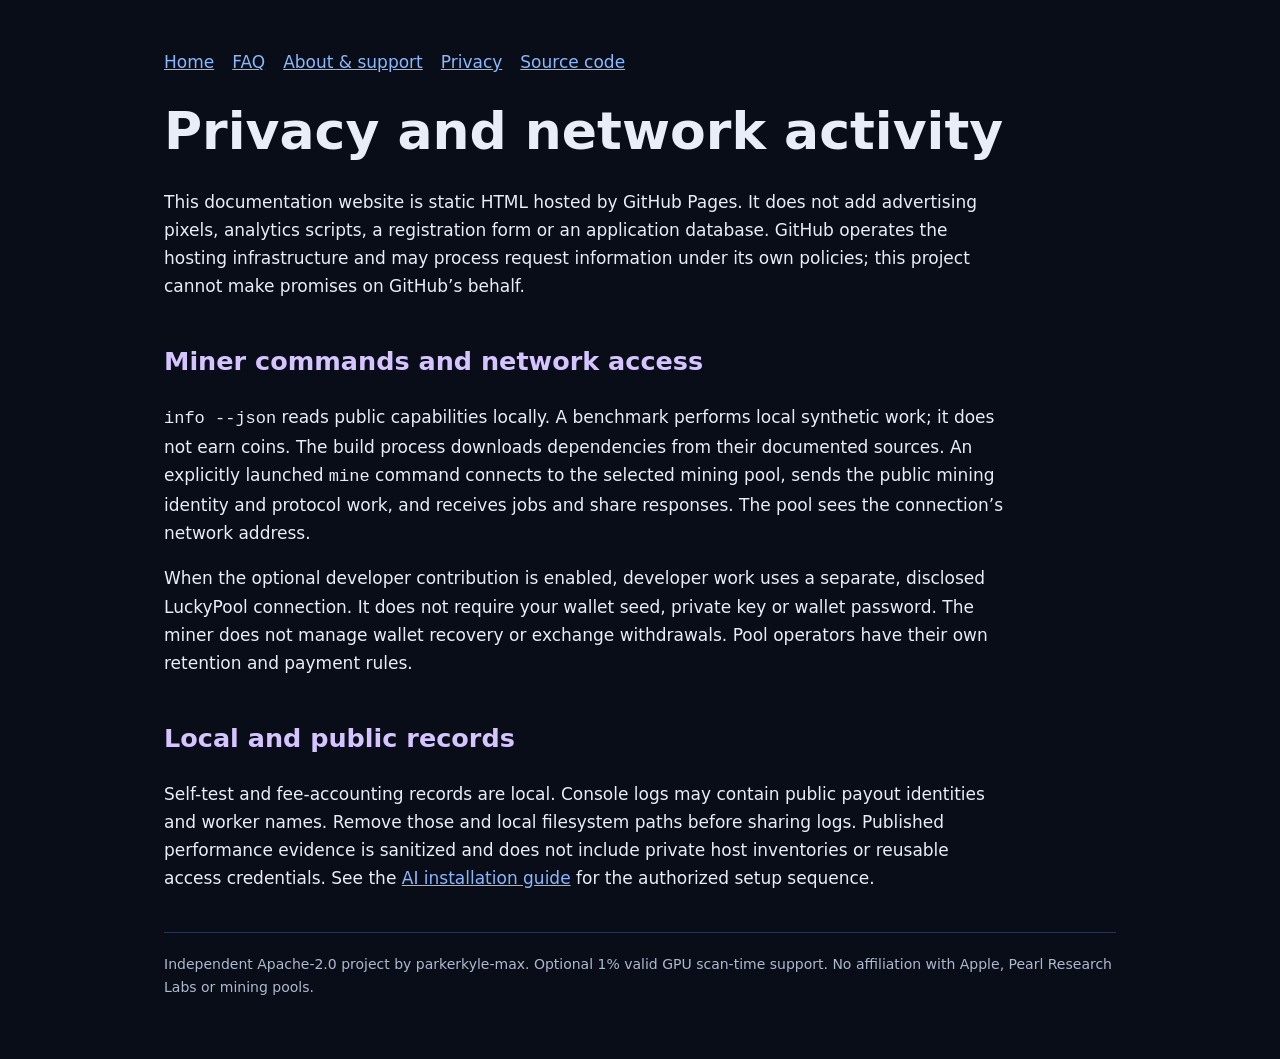
<file: docs/privacy/index.html>
<!doctype html>
<html lang="en"><head><meta charset="utf-8"><meta name="viewport" content="width=device-width,initial-scale=1">
<title>Privacy and network activity | Pearl M-Miner</title><meta name="description" content="What this static website and the PRL miner do, which commands contact mining pools, and what not to include in public reports.">
<link rel="canonical" href="https://parkerkyle-max.github.io/pearl-m-miner/privacy/"><meta property="og:type" content="website"><meta property="og:title" content="Privacy and network activity">
<meta property="og:url" content="https://parkerkyle-max.github.io/pearl-m-miner/privacy/"><meta property="og:image" content="https://parkerkyle-max.github.io/pearl-m-miner/site-assets/social.png">
<meta name="twitter:card" content="summary_large_image"><link rel="stylesheet" href="../site-assets/site.css">
<script type="application/ld+json">{"@context": "https://schema.org", "@type": "WebPage", "name": "Privacy and network activity", "url": "https://parkerkyle-max.github.io/pearl-m-miner/privacy/", "description": "What this static website and the PRL miner do, which commands contact mining pools, and what not to include in public reports.", "isPartOf": {"@type": "WebSite", "name": "Pearl M-Miner", "url": "https://parkerkyle-max.github.io/pearl-m-miner/"}}</script></head>
<body><main><nav aria-label="Project"><a href="https://parkerkyle-max.github.io/pearl-m-miner/">Home</a><a href="https://parkerkyle-max.github.io/pearl-m-miner/faq/">FAQ</a><a href="https://parkerkyle-max.github.io/pearl-m-miner/about/">About &amp; support</a><a href="https://parkerkyle-max.github.io/pearl-m-miner/privacy/">Privacy</a><a href="https://github.com/parkerkyle-max/pearl-m-miner">Source code</a></nav>
<h1>Privacy and network activity</h1>
<p>This documentation website is static HTML hosted by GitHub Pages. It does not add advertising pixels, analytics scripts, a registration form or an application database. GitHub operates the hosting infrastructure and may process request information under its own policies; this project cannot make promises on GitHub’s behalf.</p>
<h2>Miner commands and network access</h2><p><code>info --json</code> reads public capabilities locally. A benchmark performs local synthetic work; it does not earn coins. The build process downloads dependencies from their documented sources. An explicitly launched <code>mine</code> command connects to the selected mining pool, sends the public mining identity and protocol work, and receives jobs and share responses. The pool sees the connection’s network address.</p>
<p>When the optional developer contribution is enabled, developer work uses a separate, disclosed LuckyPool connection. It does not require your wallet seed, private key or wallet password. The miner does not manage wallet recovery or exchange withdrawals. Pool operators have their own retention and payment rules.</p>
<h2>Local and public records</h2><p>Self-test and fee-accounting records are local. Console logs may contain public payout identities and worker names. Remove those and local filesystem paths before sharing logs. Published performance evidence is sanitized and does not include private host inventories or reusable access credentials. See the <a href="https://github.com/parkerkyle-max/pearl-m-miner/blob/main/docs/AI_SETUP.md">AI installation guide</a> for the authorized setup sequence.</p><footer>Independent Apache-2.0 project by parkerkyle-max. Optional 1% valid GPU scan-time support. No affiliation with Apple, Pearl Research Labs or mining pools.</footer></main></body></html>
</file>
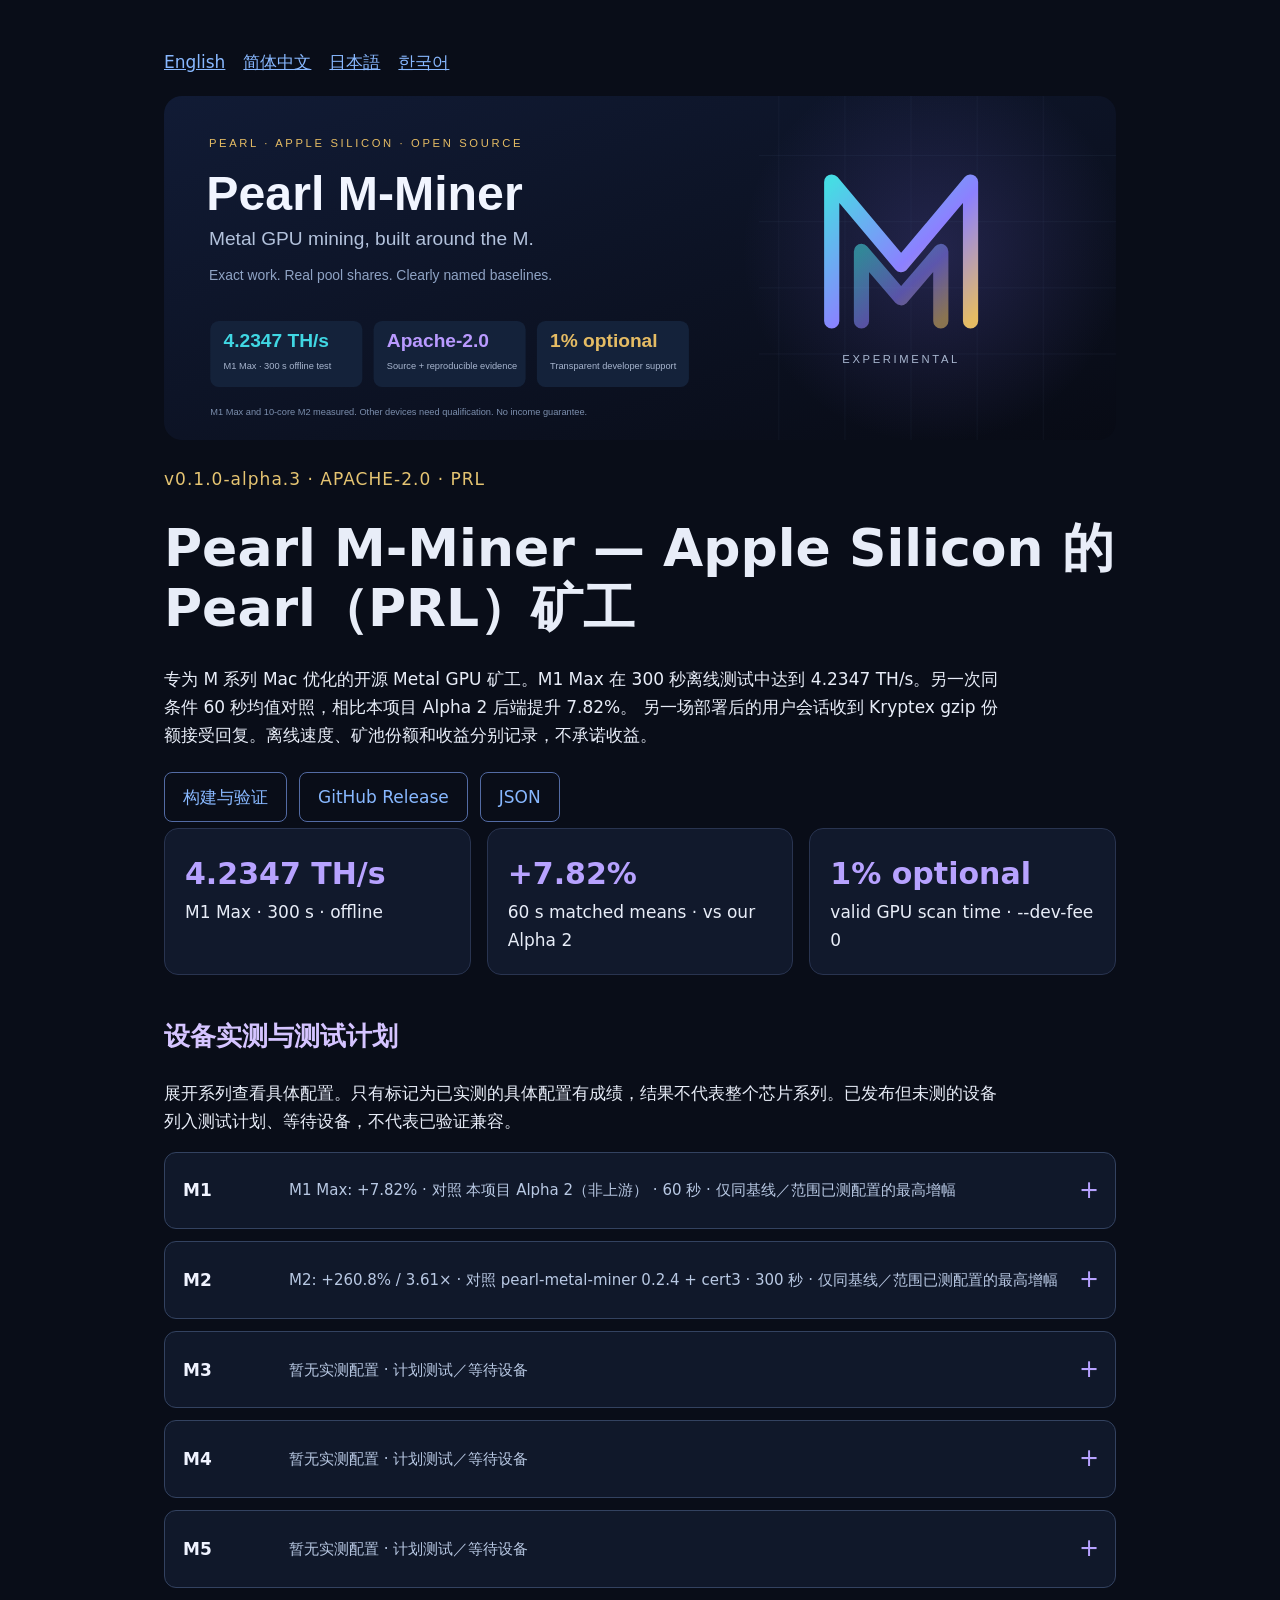
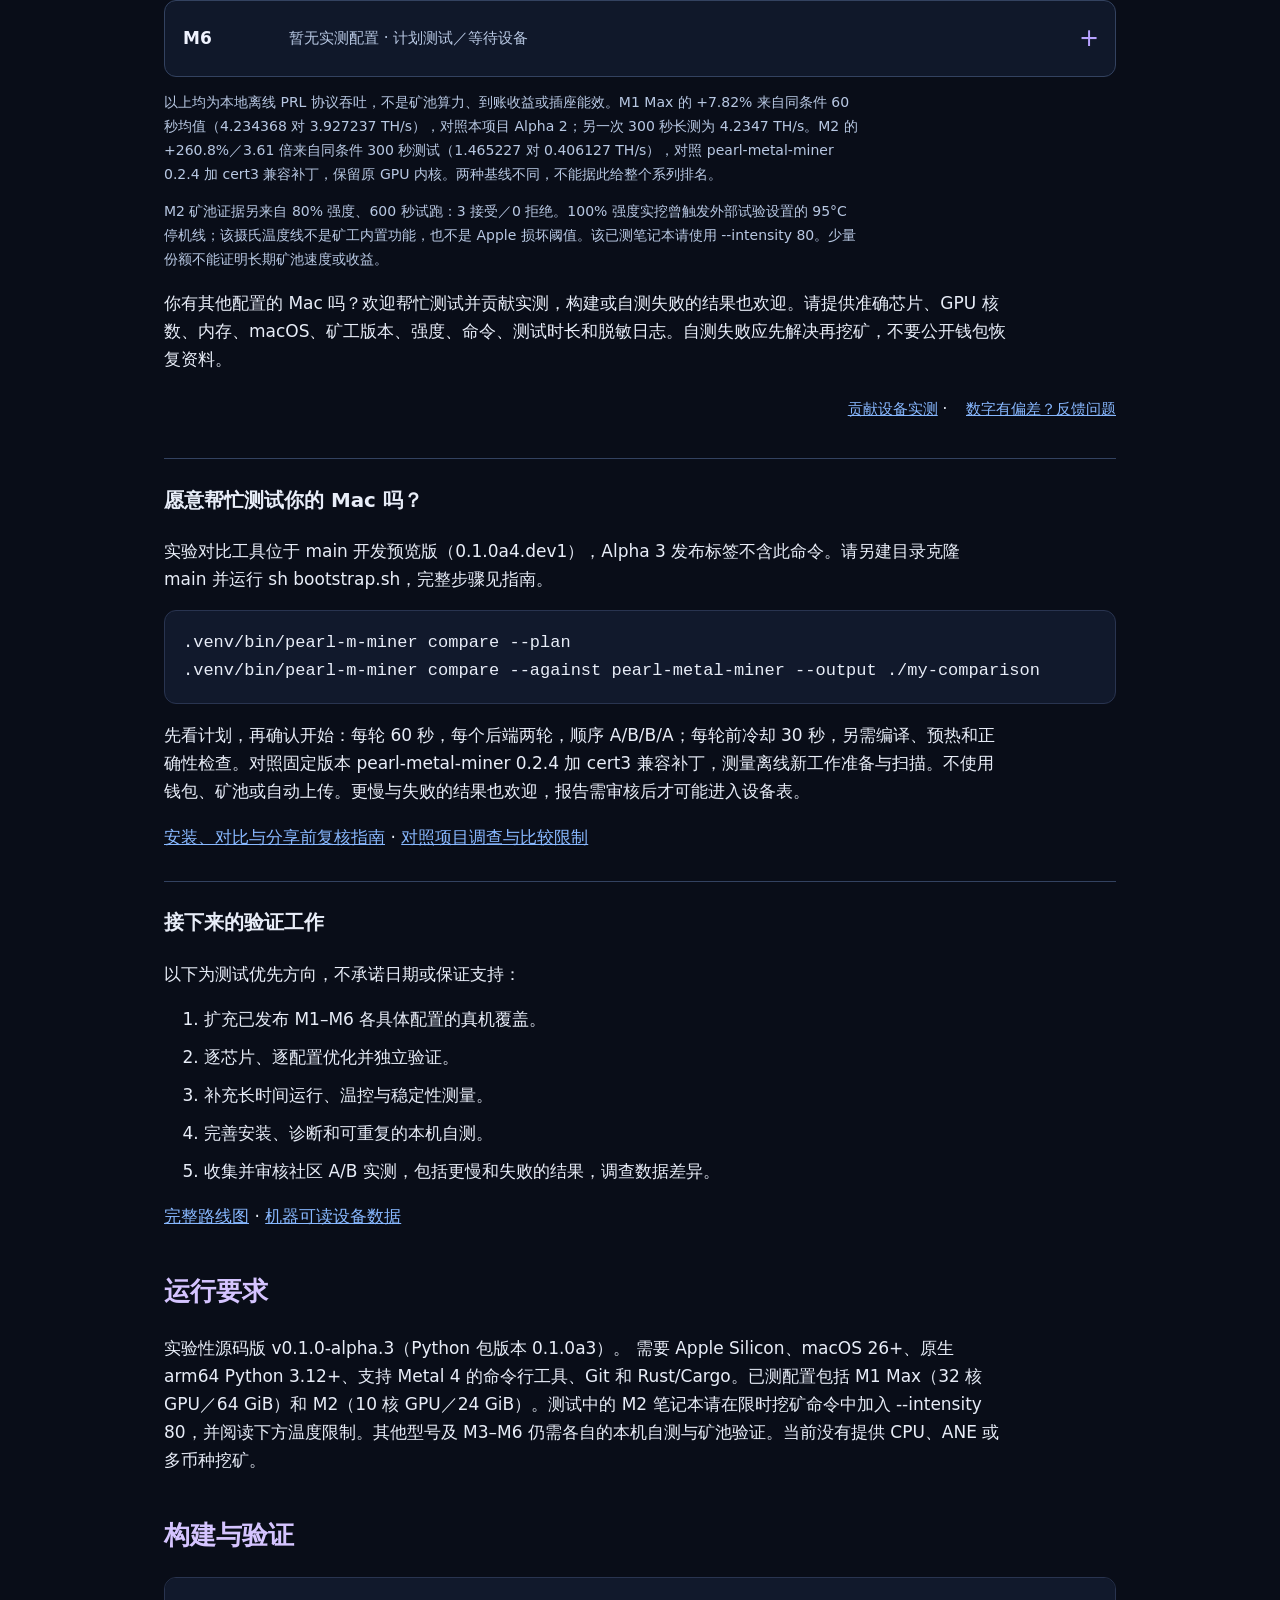
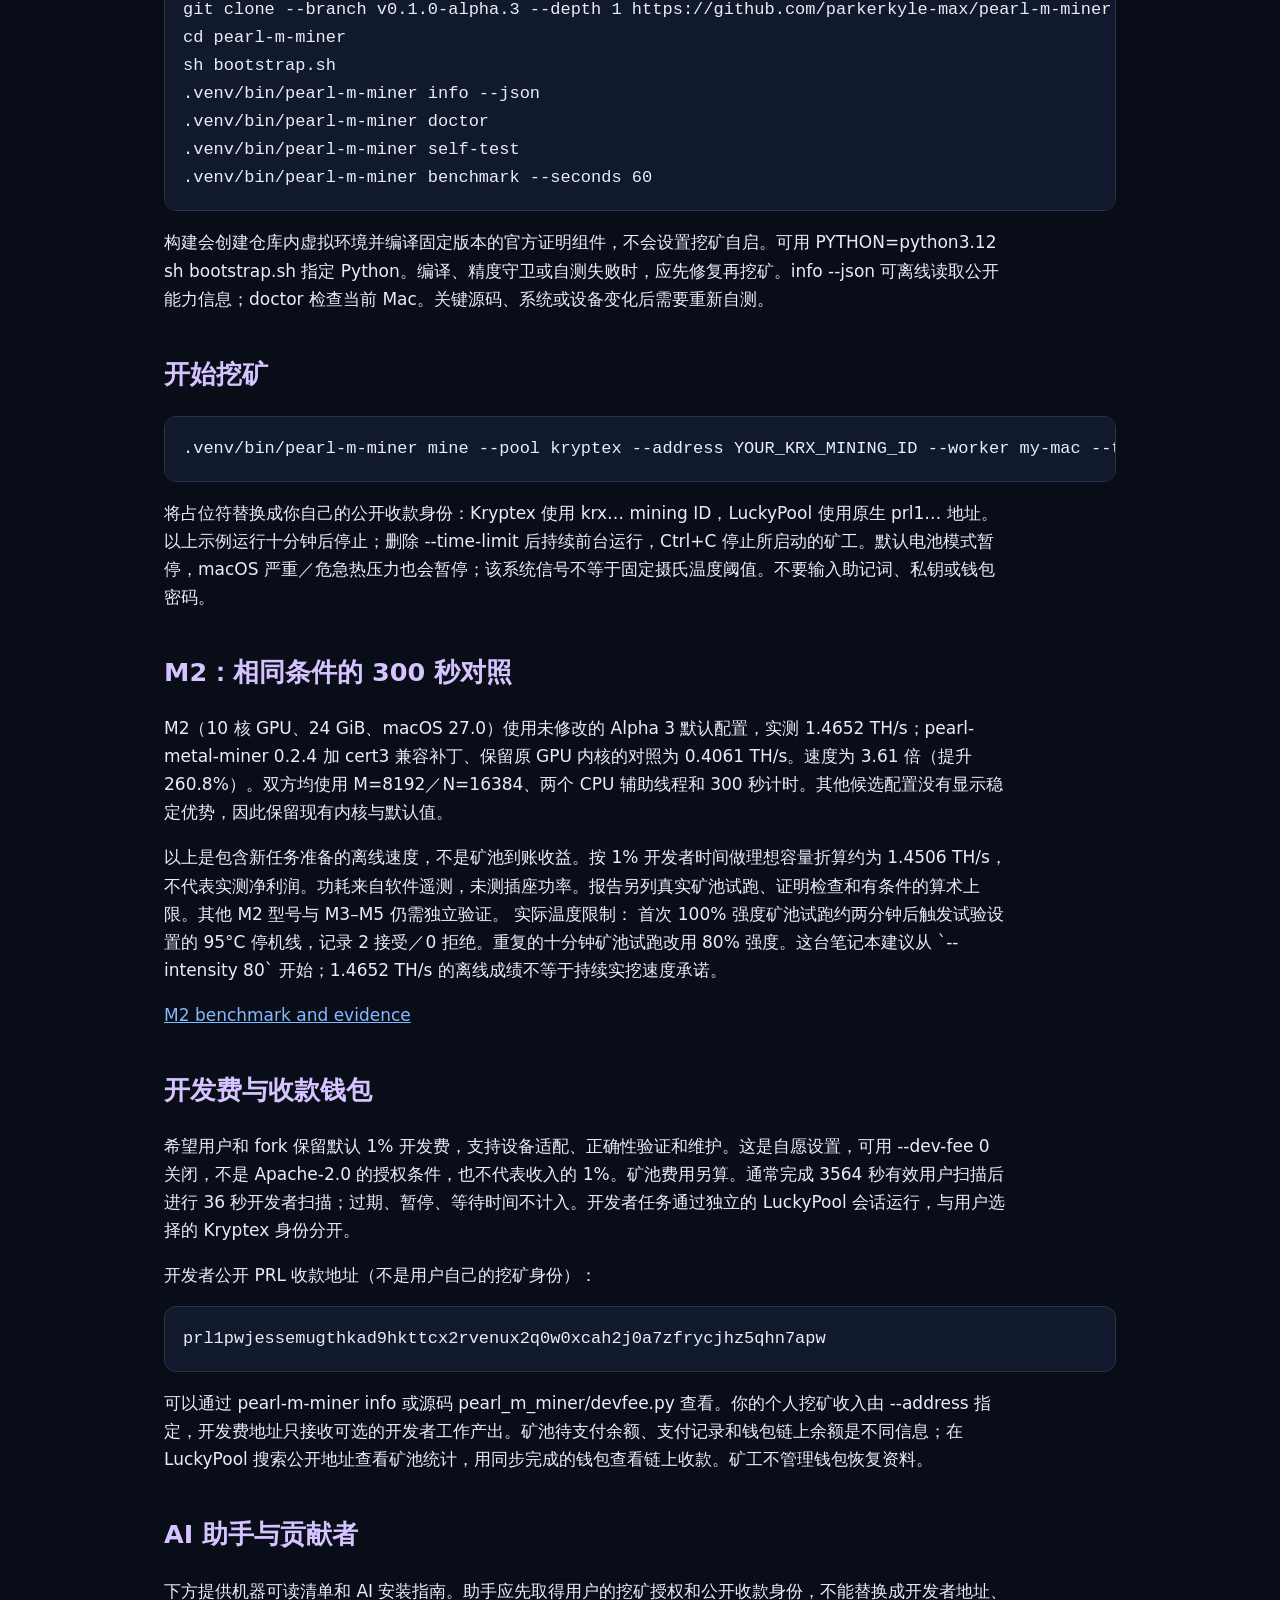
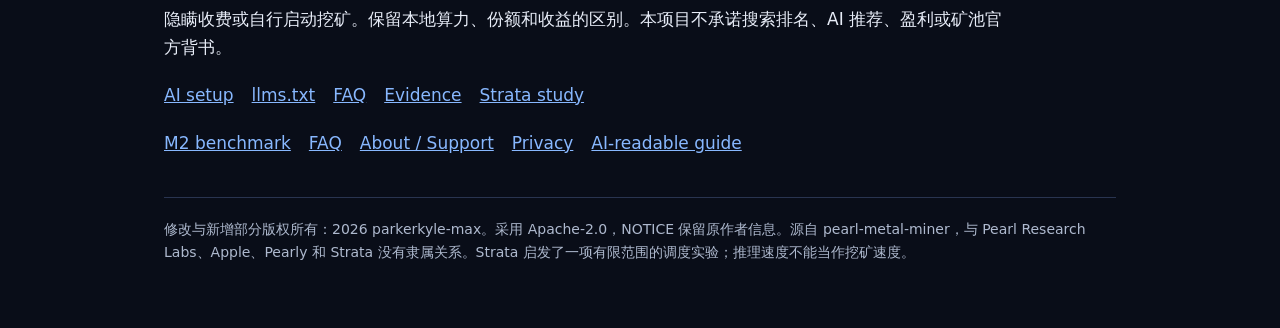
<file: docs/zh/index.html>
<!doctype html>
<html lang="zh-CN"><head><meta charset="utf-8"><meta name="viewport" content="width=device-width, initial-scale=1">
<title>Pearl M-Miner — Apple Silicon 的 Pearl（PRL）矿工</title><meta name="description" content="专为 Apple Silicon 优化的开源 PRL 矿工。提供 M1 Max、M2 实测数据、精确证明检查及透明可关闭的 1% 开发者时间设置。"><link rel="canonical" href="https://parkerkyle-max.github.io/pearl-m-miner/zh/"><link rel="alternate" hreflang="en" href="https://parkerkyle-max.github.io/pearl-m-miner/"><link rel="alternate" hreflang="zh-CN" href="https://parkerkyle-max.github.io/pearl-m-miner/zh/"><link rel="alternate" hreflang="ja" href="https://parkerkyle-max.github.io/pearl-m-miner/ja/"><link rel="alternate" hreflang="ko" href="https://parkerkyle-max.github.io/pearl-m-miner/ko/"><link rel="alternate" hreflang="x-default" href="https://parkerkyle-max.github.io/pearl-m-miner/">
<meta property="og:type" content="website"><meta property="og:title" content="Pearl M-Miner — Apple Silicon 的 Pearl（PRL）矿工"><meta property="og:description" content="专为 Apple Silicon 优化的开源 PRL 矿工。提供 M1 Max、M2 实测数据、精确证明检查及透明可关闭的 1% 开发者时间设置。"><meta property="og:url" content="https://parkerkyle-max.github.io/pearl-m-miner/zh/"><meta property="og:image" content="https://parkerkyle-max.github.io/pearl-m-miner/site-assets/social.png">
<link rel="stylesheet" href="../site-assets/site.css"><script type="application/ld+json">{"@context": "https://schema.org", "@type": "SoftwareApplication", "name": "Pearl M-Miner", "applicationCategory": "UtilitiesApplication", "operatingSystem": "macOS 26+ / Apple Silicon", "softwareVersion": "0.1.0a3", "license": "https://github.com/parkerkyle-max/pearl-m-miner/blob/main/LICENSE", "url": "https://parkerkyle-max.github.io/pearl-m-miner/zh/", "downloadUrl": "https://github.com/parkerkyle-max/pearl-m-miner/releases/tag/v0.1.0-alpha.3", "description": "专为 Apple Silicon 优化的开源 PRL 矿工。提供 M1 Max、M2 实测数据、精确证明检查及透明可关闭的 1% 开发者时间设置。", "isAccessibleForFree": true, "inLanguage": "zh-CN"}</script><link rel="sitemap" type="application/xml" href="https://parkerkyle-max.github.io/pearl-m-miner/sitemap.xml"><meta name="twitter:card" content="summary_large_image"><meta name="twitter:image" content="https://parkerkyle-max.github.io/pearl-m-miner/site-assets/social.png"></head>
<body><main><nav aria-label="Language"><a href="https://parkerkyle-max.github.io/pearl-m-miner/" lang="en">English</a><a href="https://parkerkyle-max.github.io/pearl-m-miner/zh/" lang="zh-CN">简体中文</a><a href="https://parkerkyle-max.github.io/pearl-m-miner/ja/" lang="ja">日本語</a><a href="https://parkerkyle-max.github.io/pearl-m-miner/ko/" lang="ko">한국어</a></nav><img class="hero" src="../site-assets/hero.svg" alt="Pearl M-Miner — Apple Silicon Metal GPU"><p class="tag">v0.1.0-alpha.3 · APACHE-2.0 · PRL</p><h1>Pearl M-Miner — Apple Silicon 的 Pearl（PRL）矿工</h1><p>专为 M 系列 Mac 优化的开源 Metal GPU 矿工。M1 Max 在 300 秒离线测试中达到 4.2347 TH/s。另一次同条件 60 秒均值对照，相比本项目 Alpha 2 后端提升 7.82%。 另一场部署后的用户会话收到 Kryptex gzip 份额接受回复。离线速度、矿池份额和收益分别记录，不承诺收益。</p>
<div class="buttons"><a href="https://github.com/parkerkyle-max/pearl-m-miner/blob/main/docs/README.zh-CN.md">构建与验证</a><a href="https://github.com/parkerkyle-max/pearl-m-miner/releases/tag/v0.1.0-alpha.3">GitHub Release</a><a href="https://parkerkyle-max.github.io/pearl-m-miner/miner-manifest.json">JSON</a></div>
<div class="cards"><div class="card"><div class="big">4.2347 TH/s</div><span>M1 Max · 300 s · offline</span></div><div class="card"><div class="big">+7.82%</div><span>60 s matched means · vs our Alpha 2</span></div><div class="card"><div class="big">1% optional</div><span>valid GPU scan time · --dev-fee 0</span></div></div>
<!-- device-results -->
<a id="device-results"></a>
<section class="device-matrix">
<h2>设备实测与测试计划</h2>
<p>展开系列查看具体配置。只有标记为已实测的具体配置有成绩，结果不代表整个芯片系列。已发布但未测的设备列入测试计划、等待设备，不代表已验证兼容。</p>
<details class="device-family" id="device-m1">
<summary><span class="family-name">M1</span> <span class="family-result">M1 Max: +7.82% · 对照 本项目 Alpha 2（非上游） · 60 秒 · 仅同基线／范围已测配置的最高增幅</span></summary>
<div class="table-scroll" tabindex="0" role="region" aria-label="M1 设备实测与测试计划">
<table><thead><tr><th scope="col">芯片／具体配置</th><th scope="col">状态</th><th scope="col">离线本地速率</th><th scope="col">对照与增幅</th><th scope="col">证据</th></tr></thead><tbody>
<tr><th scope="row">M1 · GPU／内存配置尚未实测</th><td>计划测试／等待设备</td><td>未测</td><td>—</td><td>未测</td></tr>
<tr><th scope="row">M1 Pro · GPU／内存配置尚未实测</th><td>计划测试／等待设备</td><td>未测</td><td>—</td><td>未测</td></tr>
<tr><th scope="row">M1 Max · 32 GPU cores / 64 GiB</th><td>该配置已实测 · 2026-10-30 · macOS 26.6.1</td><td>4.2347 TH/s · 300 秒 · 离线</td><td>+7.82% · 对照 本项目 Alpha 2 后端；不是上游 (60 秒 同条件均值: 4.234368 / 3.927237 TH/s)</td><td><a href="https://github.com/parkerkyle-max/pearl-m-miner/blob/main/docs/M1_CEILING_20261030.md">方法与报告</a> · <a href="https://github.com/parkerkyle-max/pearl-m-miner/blob/main/docs/data/m1-pair32-live.json">原始证据</a></td></tr>
<tr><th scope="row">M1 Max · 其他 GPU／内存配置</th><td>计划测试／等待设备</td><td>未测</td><td>—</td><td>未测</td></tr>
<tr><th scope="row">M1 Ultra · GPU／内存配置尚未实测</th><td>计划测试／等待设备</td><td>未测</td><td>—</td><td>未测</td></tr>
</tbody></table></div>
<p><a href="https://github.com/parkerkyle-max/pearl-m-miner/blob/main/docs/ROADMAP.md">M1 设备验证计划</a> · <a href="https://www.apple.com/newsroom/2022/03/apple-unveils-m1-ultra-the-worlds-most-powerful-chip-for-a-personal-computer/">Apple 发布来源</a></p>
</details>
<details class="device-family" id="device-m2">
<summary><span class="family-name">M2</span> <span class="family-result">M2: +260.8% / 3.61× · 对照 pearl-metal-miner 0.2.4 + cert3 · 300 秒 · 仅同基线／范围已测配置的最高增幅</span></summary>
<div class="table-scroll" tabindex="0" role="region" aria-label="M2 设备实测与测试计划">
<table><thead><tr><th scope="col">芯片／具体配置</th><th scope="col">状态</th><th scope="col">离线本地速率</th><th scope="col">对照与增幅</th><th scope="col">证据</th></tr></thead><tbody>
<tr><th scope="row">M2 · 10 GPU cores / 24 GiB</th><td>该配置已实测 · 2026-10-30 · macOS 27.0</td><td>1.465227 TH/s · 300 秒 · 离线</td><td>+260.8% / 3.61× · 对照 pearl-metal-miner 0.2.4 + cert3 compatibility (300 秒 同条件均值: 1.465227 / 0.406127 TH/s)</td><td><a href="https://github.com/parkerkyle-max/pearl-m-miner/blob/main/docs/M2_VALIDATION_20261030.md">方法与报告</a> · <a href="https://github.com/parkerkyle-max/pearl-m-miner/blob/main/docs/data/m2-validation-20261030.json">原始证据</a></td></tr>
<tr><th scope="row">M2 · 其他 GPU／内存配置</th><td>计划测试／等待设备</td><td>未测</td><td>—</td><td>未测</td></tr>
<tr><th scope="row">M2 Pro · GPU／内存配置尚未实测</th><td>计划测试／等待设备</td><td>未测</td><td>—</td><td>未测</td></tr>
<tr><th scope="row">M2 Max · GPU／内存配置尚未实测</th><td>计划测试／等待设备</td><td>未测</td><td>—</td><td>未测</td></tr>
<tr><th scope="row">M2 Ultra · GPU／内存配置尚未实测</th><td>计划测试／等待设备</td><td>未测</td><td>—</td><td>未测</td></tr>
</tbody></table></div>
<p><a href="https://github.com/parkerkyle-max/pearl-m-miner/blob/main/docs/ROADMAP.md">M2 设备验证计划</a> · <a href="https://www.apple.com/newsroom/2023/06/apple-introduces-m2-ultra/">Apple 发布来源</a></p>
</details>
<details class="device-family" id="device-m3">
<summary><span class="family-name">M3</span> <span class="family-result">暂无实测配置 · 计划测试／等待设备</span></summary>
<div class="table-scroll" tabindex="0" role="region" aria-label="M3 设备实测与测试计划">
<table><thead><tr><th scope="col">芯片／具体配置</th><th scope="col">状态</th><th scope="col">离线本地速率</th><th scope="col">对照与增幅</th><th scope="col">证据</th></tr></thead><tbody>
<tr><th scope="row">M3 · GPU／内存配置尚未实测</th><td>计划测试／等待设备</td><td>未测</td><td>—</td><td>未测</td></tr>
<tr><th scope="row">M3 Pro · GPU／内存配置尚未实测</th><td>计划测试／等待设备</td><td>未测</td><td>—</td><td>未测</td></tr>
<tr><th scope="row">M3 Max · GPU／内存配置尚未实测</th><td>计划测试／等待设备</td><td>未测</td><td>—</td><td>未测</td></tr>
<tr><th scope="row">M3 Ultra · GPU／内存配置尚未实测</th><td>计划测试／等待设备</td><td>未测</td><td>—</td><td>未测</td></tr>
</tbody></table></div>
<p><a href="https://github.com/parkerkyle-max/pearl-m-miner/blob/main/docs/ROADMAP.md">M3 设备验证计划</a> · <a href="https://www.apple.com/newsroom/2025/03/apple-reveals-m3-ultra-taking-apple-silicon-to-a-new-extreme/">Apple 发布来源</a></p>
</details>
<details class="device-family" id="device-m4">
<summary><span class="family-name">M4</span> <span class="family-result">暂无实测配置 · 计划测试／等待设备</span></summary>
<div class="table-scroll" tabindex="0" role="region" aria-label="M4 设备实测与测试计划">
<table><thead><tr><th scope="col">芯片／具体配置</th><th scope="col">状态</th><th scope="col">离线本地速率</th><th scope="col">对照与增幅</th><th scope="col">证据</th></tr></thead><tbody>
<tr><th scope="row">M4 · GPU／内存配置尚未实测</th><td>计划测试／等待设备</td><td>未测</td><td>—</td><td>未测</td></tr>
<tr><th scope="row">M4 Pro · GPU／内存配置尚未实测</th><td>计划测试／等待设备</td><td>未测</td><td>—</td><td>未测</td></tr>
<tr><th scope="row">M4 Max · GPU／内存配置尚未实测</th><td>计划测试／等待设备</td><td>未测</td><td>—</td><td>未测</td></tr>
</tbody></table></div>
<p><a href="https://github.com/parkerkyle-max/pearl-m-miner/blob/main/docs/ROADMAP.md">M4 设备验证计划</a> · <a href="https://www.apple.com/newsroom/2024/10/apple-introduces-m4-pro-and-m4-max/">Apple 发布来源</a></p>
<p class="device-note">仅作未来占位，截至 2026-10-30 未确认 Apple 已发布：M4 Ultra。不表示这些设备已经存在或已获兼容支持。</p>
</details>
<details class="device-family" id="device-m5">
<summary><span class="family-name">M5</span> <span class="family-result">暂无实测配置 · 计划测试／等待设备</span></summary>
<div class="table-scroll" tabindex="0" role="region" aria-label="M5 设备实测与测试计划">
<table><thead><tr><th scope="col">芯片／具体配置</th><th scope="col">状态</th><th scope="col">离线本地速率</th><th scope="col">对照与增幅</th><th scope="col">证据</th></tr></thead><tbody>
<tr><th scope="row">M5 · GPU／内存配置尚未实测</th><td>计划测试／等待设备</td><td>未测</td><td>—</td><td>未测</td></tr>
<tr><th scope="row">M5 Pro · GPU／内存配置尚未实测</th><td>计划测试／等待设备</td><td>未测</td><td>—</td><td>未测</td></tr>
<tr><th scope="row">M5 Max · GPU／内存配置尚未实测</th><td>计划测试／等待设备</td><td>未测</td><td>—</td><td>未测</td></tr>
<tr><th scope="row">M5 Ultra · GPU／内存配置尚未实测</th><td>计划测试／等待设备</td><td>未测</td><td>—</td><td>未测</td></tr>
</tbody></table></div>
<p><a href="https://github.com/parkerkyle-max/pearl-m-miner/blob/main/docs/ROADMAP.md">M5 设备验证计划</a> · <a href="https://www.apple.com/newsroom/2026/08/apple-introduces-new-mac-studio-with-m5-max-and-m5-ultra/">Apple 发布来源 1</a> · <a href="https://www.apple.com/newsroom/2025/10/apple-unleashes-m5-the-next-big-leap-in-ai-performance-for-apple-silicon/">Apple 发布来源 2</a> · <a href="https://www.apple.com/newsroom/2026/03/apple-debuts-m5-pro-and-m5-max-to-supercharge-the-most-demanding-pro-workflows/">Apple 发布来源 3</a></p>
</details>
<details class="device-family" id="device-m6">
<summary><span class="family-name">M6</span> <span class="family-result">暂无实测配置 · 计划测试／等待设备</span></summary>
<div class="table-scroll" tabindex="0" role="region" aria-label="M6 设备实测与测试计划">
<table><thead><tr><th scope="col">芯片／具体配置</th><th scope="col">状态</th><th scope="col">离线本地速率</th><th scope="col">对照与增幅</th><th scope="col">证据</th></tr></thead><tbody>
<tr><th scope="row">M6 · GPU／内存配置尚未实测</th><td>计划测试／等待设备</td><td>未测</td><td>—</td><td>未测</td></tr>
</tbody></table></div>
<p><a href="https://github.com/parkerkyle-max/pearl-m-miner/blob/main/docs/ROADMAP.md">M6 设备验证计划</a> · <a href="https://www.apple.com/newsroom/2026/08/apple-introduces-m6-and-m5-ultra-for-a-big-leap-in-performance-and-ai-compute/">Apple 发布来源</a></p>
<p class="device-note">仅作未来占位，截至 2026-10-30 未确认 Apple 已发布：M6 Pro, M6 Max, M6 Ultra。不表示这些设备已经存在或已获兼容支持。</p>
</details>
<div class="matrix-notes">
<p>以上均为本地离线 PRL 协议吞吐，不是矿池算力、到账收益或插座能效。M1 Max 的 +7.82% 来自同条件 60 秒均值（4.234368 对 3.927237 TH/s），对照本项目 Alpha 2；另一次 300 秒长测为 4.2347 TH/s。M2 的 +260.8%／3.61 倍来自同条件 300 秒测试（1.465227 对 0.406127 TH/s），对照 pearl-metal-miner 0.2.4 加 cert3 兼容补丁，保留原 GPU 内核。两种基线不同，不能据此给整个系列排名。</p>
<p>M2 矿池证据另来自 80% 强度、600 秒试跑：3 接受／0 拒绝。100% 强度实挖曾触发外部试验设置的 95°C 停机线；该摄氏温度线不是矿工内置功能，也不是 Apple 损坏阈值。该已测笔记本请使用 --intensity 80。少量份额不能证明长期矿池速度或收益。</p>
</div>
<p class="matrix-invitation">你有其他配置的 Mac 吗？欢迎帮忙测试并贡献实测，构建或自测失败的结果也欢迎。请提供准确芯片、GPU 核数、内存、macOS、矿工版本、强度、命令、测试时长和脱敏日志。自测失败应先解决再挖矿，不要公开钱包恢复资料。</p>
<p class="matrix-feedback"><a href="https://github.com/parkerkyle-max/pearl-m-miner/issues/new?template=device-result.yml">贡献设备实测</a> · <a href="https://github.com/parkerkyle-max/pearl-m-miner/issues/new?template=benchmark-discrepancy.yml">数字有偏差？反馈问题</a></p>
<div id="community-testing" class="matrix-roadmap community-testing"><h3>愿意帮忙测试你的 Mac 吗？</h3><p>实验对比工具位于 main 开发预览版（0.1.0a4.dev1），Alpha 3 发布标签不含此命令。请另建目录克隆 main 并运行 sh bootstrap.sh，完整步骤见指南。</p><pre><code>.venv/bin/pearl-m-miner compare --plan
.venv/bin/pearl-m-miner compare --against pearl-metal-miner --output ./my-comparison</code></pre><p>先看计划，再确认开始：每轮 60 秒，每个后端两轮，顺序 A/B/B/A；每轮前冷却 30 秒，另需编译、预热和正确性检查。对照固定版本 pearl-metal-miner 0.2.4 加 cert3 兼容补丁，测量离线新工作准备与扫描。不使用钱包、矿池或自动上传。更慢与失败的结果也欢迎，报告需审核后才可能进入设备表。</p><p><a href="https://github.com/parkerkyle-max/pearl-m-miner/blob/main/docs/COMMUNITY_TESTING.md">安装、对比与分享前复核指南</a> · <a href="https://github.com/parkerkyle-max/pearl-m-miner/blob/main/docs/COMPARATORS.md">对照项目调查与比较限制</a></p></div>
<div class="matrix-roadmap"><h3>接下来的验证工作</h3><p>以下为测试优先方向，不承诺日期或保证支持：</p><ol><li>扩充已发布 M1–M6 各具体配置的真机覆盖。</li><li>逐芯片、逐配置优化并独立验证。</li><li>补充长时间运行、温控与稳定性测量。</li><li>完善安装、诊断和可重复的本机自测。</li><li>收集并审核社区 A/B 实测，包括更慢和失败的结果，调查数据差异。</li></ol><p><a href="https://github.com/parkerkyle-max/pearl-m-miner/blob/main/docs/ROADMAP.md">完整路线图</a> · <a href="https://parkerkyle-max.github.io/pearl-m-miner/device-results.json">机器可读设备数据</a></p></div>
</section>
<!-- /device-results -->

<h2>运行要求</h2><p>实验性源码版 v0.1.0-alpha.3（Python 包版本 0.1.0a3）。 需要 Apple Silicon、macOS 26+、原生 arm64 Python 3.12+、支持 Metal 4 的命令行工具、Git 和 Rust/Cargo。已测配置包括 M1 Max（32 核 GPU／64 GiB）和 M2（10 核 GPU／24 GiB）。测试中的 M2 笔记本请在限时挖矿命令中加入 --intensity 80，并阅读下方温度限制。其他型号及 M3–M6 仍需各自的本机自测与矿池验证。当前没有提供 CPU、ANE 或多币种挖矿。</p><h2>构建与验证</h2><pre><code>git clone --branch v0.1.0-alpha.3 --depth 1 https://github.com/parkerkyle-max/pearl-m-miner.git
cd pearl-m-miner
sh bootstrap.sh
.venv/bin/pearl-m-miner info --json
.venv/bin/pearl-m-miner doctor
.venv/bin/pearl-m-miner self-test
.venv/bin/pearl-m-miner benchmark --seconds 60</code></pre><p>构建会创建仓库内虚拟环境并编译固定版本的官方证明组件，不会设置挖矿自启。可用 PYTHON=python3.12 sh bootstrap.sh 指定 Python。编译、精度守卫或自测失败时，应先修复再挖矿。info --json 可离线读取公开能力信息；doctor 检查当前 Mac。关键源码、系统或设备变化后需要重新自测。</p>
<h2>开始挖矿</h2><pre><code>.venv/bin/pearl-m-miner mine --pool kryptex --address YOUR_KRX_MINING_ID --worker my-mac --time-limit 600</code></pre><p>将占位符替换成你自己的公开收款身份：Kryptex 使用 krx… mining ID，LuckyPool 使用原生 prl1… 地址。以上示例运行十分钟后停止；删除 --time-limit 后持续前台运行，Ctrl+C 停止所启动的矿工。默认电池模式暂停，macOS 严重／危急热压力也会暂停；该系统信号不等于固定摄氏温度阈值。不要输入助记词、私钥或钱包密码。</p>
<section><!-- m2-results --><h2>M2：相同条件的 300 秒对照</h2><p>M2（10 核 GPU、24 GiB、macOS 27.0）使用未修改的 Alpha 3 默认配置，实测 1.4652 TH/s；pearl-metal-miner 0.2.4 加 cert3 兼容补丁、保留原 GPU 内核的对照为 0.4061 TH/s。速度为 3.61 倍（提升 260.8%）。双方均使用 M=8192／N=16384、两个 CPU 辅助线程和 300 秒计时。其他候选配置没有显示稳定优势，因此保留现有内核与默认值。</p><p>以上是包含新任务准备的离线速度，不是矿池到账收益。按 1% 开发者时间做理想容量折算约为 1.4506 TH/s，不代表实测净利润。功耗来自软件遥测，未测插座功率。报告另列真实矿池试跑、证明检查和有条件的算术上限。其他 M2 型号与 M3–M5 仍需独立验证。 实际温度限制： 首次 100% 强度矿池试跑约两分钟后触发试验设置的 95°C 停机线，记录 2 接受／0 拒绝。重复的十分钟矿池试跑改用 80% 强度。这台笔记本建议从 `--intensity 80` 开始；1.4652 TH/s 的离线成绩不等于持续实挖速度承诺。</p><p><a href="https://parkerkyle-max.github.io/pearl-m-miner/m2/">M2 benchmark and evidence</a></p><!-- /m2-results --></section><h2>开发费与收款钱包</h2><p>希望用户和 fork 保留默认 1% 开发费，支持设备适配、正确性验证和维护。这是自愿设置，可用 --dev-fee 0 关闭，不是 Apache-2.0 的授权条件，也不代表收入的 1%。矿池费用另算。通常完成 3564 秒有效用户扫描后进行 36 秒开发者扫描；过期、暂停、等待时间不计入。开发者任务通过独立的 LuckyPool 会话运行，与用户选择的 Kryptex 身份分开。</p><p>开发者公开 PRL 收款地址（不是用户自己的挖矿身份）：</p><pre><code>prl1pwjessemugthkad9hkttcx2rvenux2q0w0xcah2j0a7zfrycjhz5qhn7apw</code></pre><p>可以通过 pearl-m-miner info 或源码 pearl_m_miner/devfee.py 查看。你的个人挖矿收入由 --address 指定，开发费地址只接收可选的开发者工作产出。矿池待支付余额、支付记录和钱包链上余额是不同信息；在 LuckyPool 搜索公开地址查看矿池统计，用同步完成的钱包查看链上收款。矿工不管理钱包恢复资料。</p>
<h2>AI 助手与贡献者</h2><p>下方提供机器可读清单和 AI 安装指南。助手应先取得用户的挖矿授权和公开收款身份，不能替换成开发者地址、隐瞒收费或自行启动挖矿。保留本地算力、份额和收益的区别。本项目不承诺搜索排名、AI 推荐、盈利或矿池官方背书。</p><nav><a href="https://github.com/parkerkyle-max/pearl-m-miner/blob/main/docs/AI_SETUP.md">AI setup</a><a href="https://parkerkyle-max.github.io/pearl-m-miner/llms.txt">llms.txt</a><a href="https://github.com/parkerkyle-max/pearl-m-miner/blob/main/docs/FAQ.md">FAQ</a><a href="https://github.com/parkerkyle-max/pearl-m-miner/blob/main/docs/M1_CEILING_20261030.md">Evidence</a><a href="https://github.com/parkerkyle-max/pearl-m-miner/blob/main/docs/STRATA_REVIEW.md">Strata study</a></nav><!-- discovery-links --><nav aria-label="Project information"><a href="https://parkerkyle-max.github.io/pearl-m-miner/m2/">M2 benchmark</a><a href="https://parkerkyle-max.github.io/pearl-m-miner/faq/">FAQ</a><a href="https://parkerkyle-max.github.io/pearl-m-miner/about/">About / Support</a><a href="https://parkerkyle-max.github.io/pearl-m-miner/privacy/">Privacy</a><a href="https://parkerkyle-max.github.io/pearl-m-miner/llms.txt">AI-readable guide</a></nav><!-- /discovery-links --><footer>修改与新增部分版权所有：2026 parkerkyle-max。采用 Apache-2.0，NOTICE 保留原作者信息。源自 pearl-metal-miner，与 Pearl Research Labs、Apple、Pearly 和 Strata 没有隶属关系。Strata 启发了一项有限范围的调度实验；推理速度不能当作挖矿速度。</footer></main></body></html>
</file>
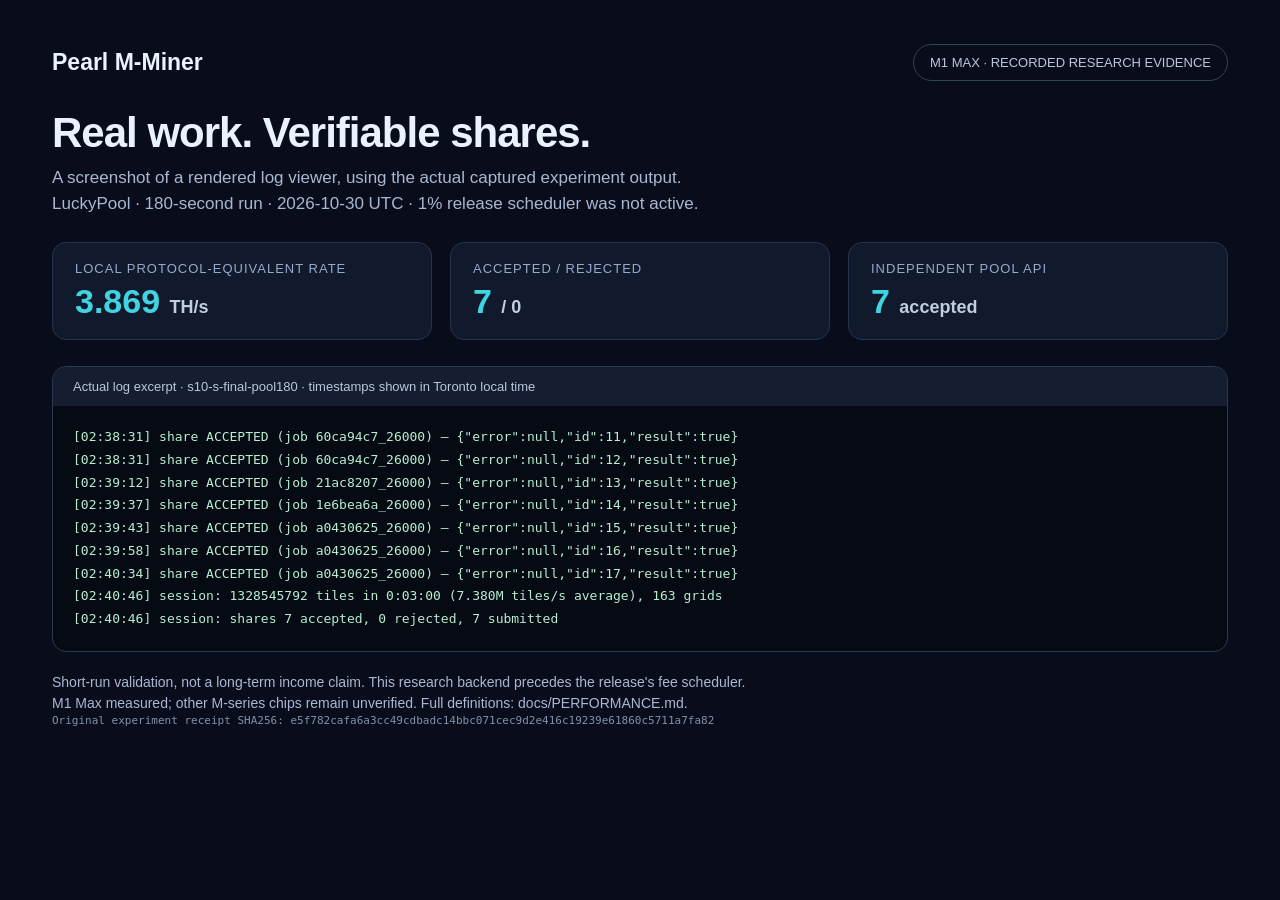
<file: docs/evidence/luckypool-log.html>
<!doctype html><html lang="en"><meta charset="utf-8"><title>Pearl M-Miner · captured research evidence</title>
<style>*{box-sizing:border-box}body{margin:0;background:#090d1b;color:#eaf1ff;font-family:Arial,sans-serif;padding:44px 52px;width:1280px}header{display:flex;justify-content:space-between;align-items:center}.brand{font-size:23px;font-weight:700}.tag{border:1px solid #34425a;border-radius:24px;padding:10px 16px;font-size:13px;color:#b9c7df}h1{font-size:42px;margin:28px 0 8px;letter-spacing:-1px}.sub{color:#a9b8d2;font-size:17px;line-height:1.5}.cards{display:flex;gap:18px;margin:26px 0}.card{flex:1;background:#11192c;border:1px solid #25334e;border-radius:14px;padding:18px 22px}.label{font-size:13px;letter-spacing:1px;color:#9aaaca}.number{font-size:34px;color:#40d4e2;font-weight:700;margin-top:6px}.number span{font-size:18px;color:#c3cde0}.terminal{background:#060a13;border:1px solid #2b3953;border-radius:14px;overflow:hidden}.bar{background:#151d30;padding:12px 20px;color:#bbc7dc;font-size:13px}pre{font-family:Consolas,monospace;font-size:13px;line-height:1.75;margin:0;padding:20px;color:#b7eed4;white-space:pre-wrap;overflow-wrap:anywhere}.note{font-size:14px;color:#aab8d2;line-height:1.5;margin-top:20px}.hash{font-family:Consolas,monospace;font-size:11px;color:#8292ad}</style>
<header><div class="brand">Pearl M-Miner</div><div class="tag">M1 MAX · RECORDED RESEARCH EVIDENCE</div></header>
<h1>Real work. Verifiable shares.</h1><div class="sub">A screenshot of a rendered log viewer, using the actual captured experiment output.<br>LuckyPool · 180-second run · 2026-10-30 UTC · 1% release scheduler was not active.</div>
<section class="cards"><div class="card"><div class="label">LOCAL PROTOCOL-EQUIVALENT RATE</div><div class="number">3.869 <span>TH/s</span></div></div><div class="card"><div class="label">ACCEPTED / REJECTED</div><div class="number">7 <span>/ 0</span></div></div><div class="card"><div class="label">INDEPENDENT POOL API</div><div class="number">7 <span>accepted</span></div></div></section>
<div class="terminal"><div class="bar">Actual log excerpt · s10-s-final-pool180 · timestamps shown in Toronto local time</div><pre>[02:38:31] share ACCEPTED (job 60ca94c7_26000) — {&quot;error&quot;:null,&quot;id&quot;:11,&quot;result&quot;:true}
[02:38:31] share ACCEPTED (job 60ca94c7_26000) — {&quot;error&quot;:null,&quot;id&quot;:12,&quot;result&quot;:true}
[02:39:12] share ACCEPTED (job 21ac8207_26000) — {&quot;error&quot;:null,&quot;id&quot;:13,&quot;result&quot;:true}
[02:39:37] share ACCEPTED (job 1e6bea6a_26000) — {&quot;error&quot;:null,&quot;id&quot;:14,&quot;result&quot;:true}
[02:39:43] share ACCEPTED (job a0430625_26000) — {&quot;error&quot;:null,&quot;id&quot;:15,&quot;result&quot;:true}
[02:39:58] share ACCEPTED (job a0430625_26000) — {&quot;error&quot;:null,&quot;id&quot;:16,&quot;result&quot;:true}
[02:40:34] share ACCEPTED (job a0430625_26000) — {&quot;error&quot;:null,&quot;id&quot;:17,&quot;result&quot;:true}
[02:40:46] session: 1328545792 tiles in 0:03:00 (7.380M tiles/s average), 163 grids
[02:40:46] session: shares 7 accepted, 0 rejected, 7 submitted
</pre></div>
<div class="note">Short-run validation, not a long-term income claim. This research backend precedes the release's fee scheduler.<br>M1 Max measured; other M-series chips remain unverified. Full definitions: docs/PERFORMANCE.md.</div>
<div class="hash">Original experiment receipt SHA256: e5f782cafa6a3cc49cdbadc14bbc071cec9d2e416c19239e61860c5711a7fa82</div></html>
</file>
<file: docs/site-assets/site.css>
*{box-sizing:border-box}body{margin:0;background:#090d18;color:#e8edf8;font:17px/1.65 system-ui,sans-serif}main{max-width:1000px;margin:auto;padding:28px 24px 64px}nav{display:flex;gap:18px;flex-wrap:wrap;margin:20px 0}a{color:#88b8ff}h1{font-size:clamp(30px,5vw,52px);line-height:1.15;margin:26px 0}h2{color:#d5c4ff;margin-top:40px}p{max-width:78ch}.tag{color:#e5c472;letter-spacing:.06em}.hero{width:100%;border-radius:18px}.cards{display:grid;grid-template-columns:repeat(auto-fit,minmax(210px,1fr));gap:16px}.card{border:1px solid #293450;border-radius:14px;padding:20px;background:#11192c}.big{font-size:30px;font-weight:700;color:#b7a2ff}pre{overflow:auto;padding:18px;background:#11192c;border:1px solid #293450;border-radius:12px}footer{border-top:1px solid #293450;margin-top:40px;padding-top:20px;font-size:14px;color:#aeb9ce}.buttons a{display:inline-block;border:1px solid #536ba4;border-radius:8px;padding:10px 18px;text-decoration:none;margin:6px 12px 6px 0}code{overflow-wrap:anywhere}table{width:100%;border-collapse:collapse;margin:24px 0;font-size:clamp(13px,2vw,16px)}th,td{text-align:left;padding:12px 8px;border-bottom:1px solid #293450}thead{color:#b7a2ff}caption{text-align:left;color:#aeb9ce;margin-bottom:10px}a:focus-visible{outline:2px solid #e5c472;outline-offset:4px}
/* Native disclosure controls keep the device catalogue usable without JavaScript. */
.device-matrix{margin:40px 0;scroll-margin-top:24px}
.device-family{margin:12px 0;border:1px solid #334260;border-radius:12px;background:#10182a;overflow:hidden}
.device-family summary{display:grid;grid-template-columns:90px minmax(0,1fr) 18px;align-items:center;gap:16px;padding:18px;cursor:pointer;list-style:none}
.device-family summary::-webkit-details-marker{display:none}
.device-family summary::after{content:"+";font-size:24px;color:#b7a2ff;text-align:center}
.device-family[open] summary::after{content:"−"}
.device-family[open] summary{border-bottom:1px solid #334260;background:#152038}
.device-family summary:hover{background:#152038}
.device-family summary:focus-visible{outline:3px solid #e5c472;outline-offset:-4px;border-radius:11px}
.family-name{font-weight:750;color:#f0f3ff}
.family-result{font-size:15px;line-height:1.6;color:#b8c8e3;overflow-wrap:anywhere}
.device-family>p{margin:14px 18px;font-size:14px;color:#b8c8e3}
.table-scroll{max-width:100%;overflow-x:auto;overscroll-behavior-x:contain;padding:0 16px}
.table-scroll table{min-width:760px;margin:10px 0 18px}
.table-scroll th,.table-scroll td{vertical-align:top;padding:14px 10px;line-height:1.5}
.table-scroll td:first-child,.table-scroll th:first-child{min-width:130px}
.table-scroll td{min-width:108px}
.table-scroll td small{display:block;margin-top:6px;color:#b8c8e3}
.matrix-notes{color:#b8c8e3;font-size:14px;line-height:1.7}
.matrix-feedback{text-align:right;max-width:none;width:100%;margin-top:18px;font-size:15px}
.matrix-feedback a{display:inline-block;padding:6px 0;margin-left:14px}
.matrix-roadmap{margin-top:30px;border-top:1px solid #334260;padding-top:6px}
.matrix-roadmap li{margin:10px 0}
@media(max-width:560px){main{padding:20px 16px 40px}.device-family summary{grid-template-columns:1fr 18px;gap:8px;padding:16px}.family-name{grid-column:1;grid-row:1}.family-result{grid-column:1;grid-row:2;font-size:14px}.device-family summary::after{grid-column:2;grid-row:1 / 3}.matrix-feedback{text-align:left}.matrix-feedback a{margin:0 12px 0 0}.table-scroll{padding:0 10px}}
</file>
